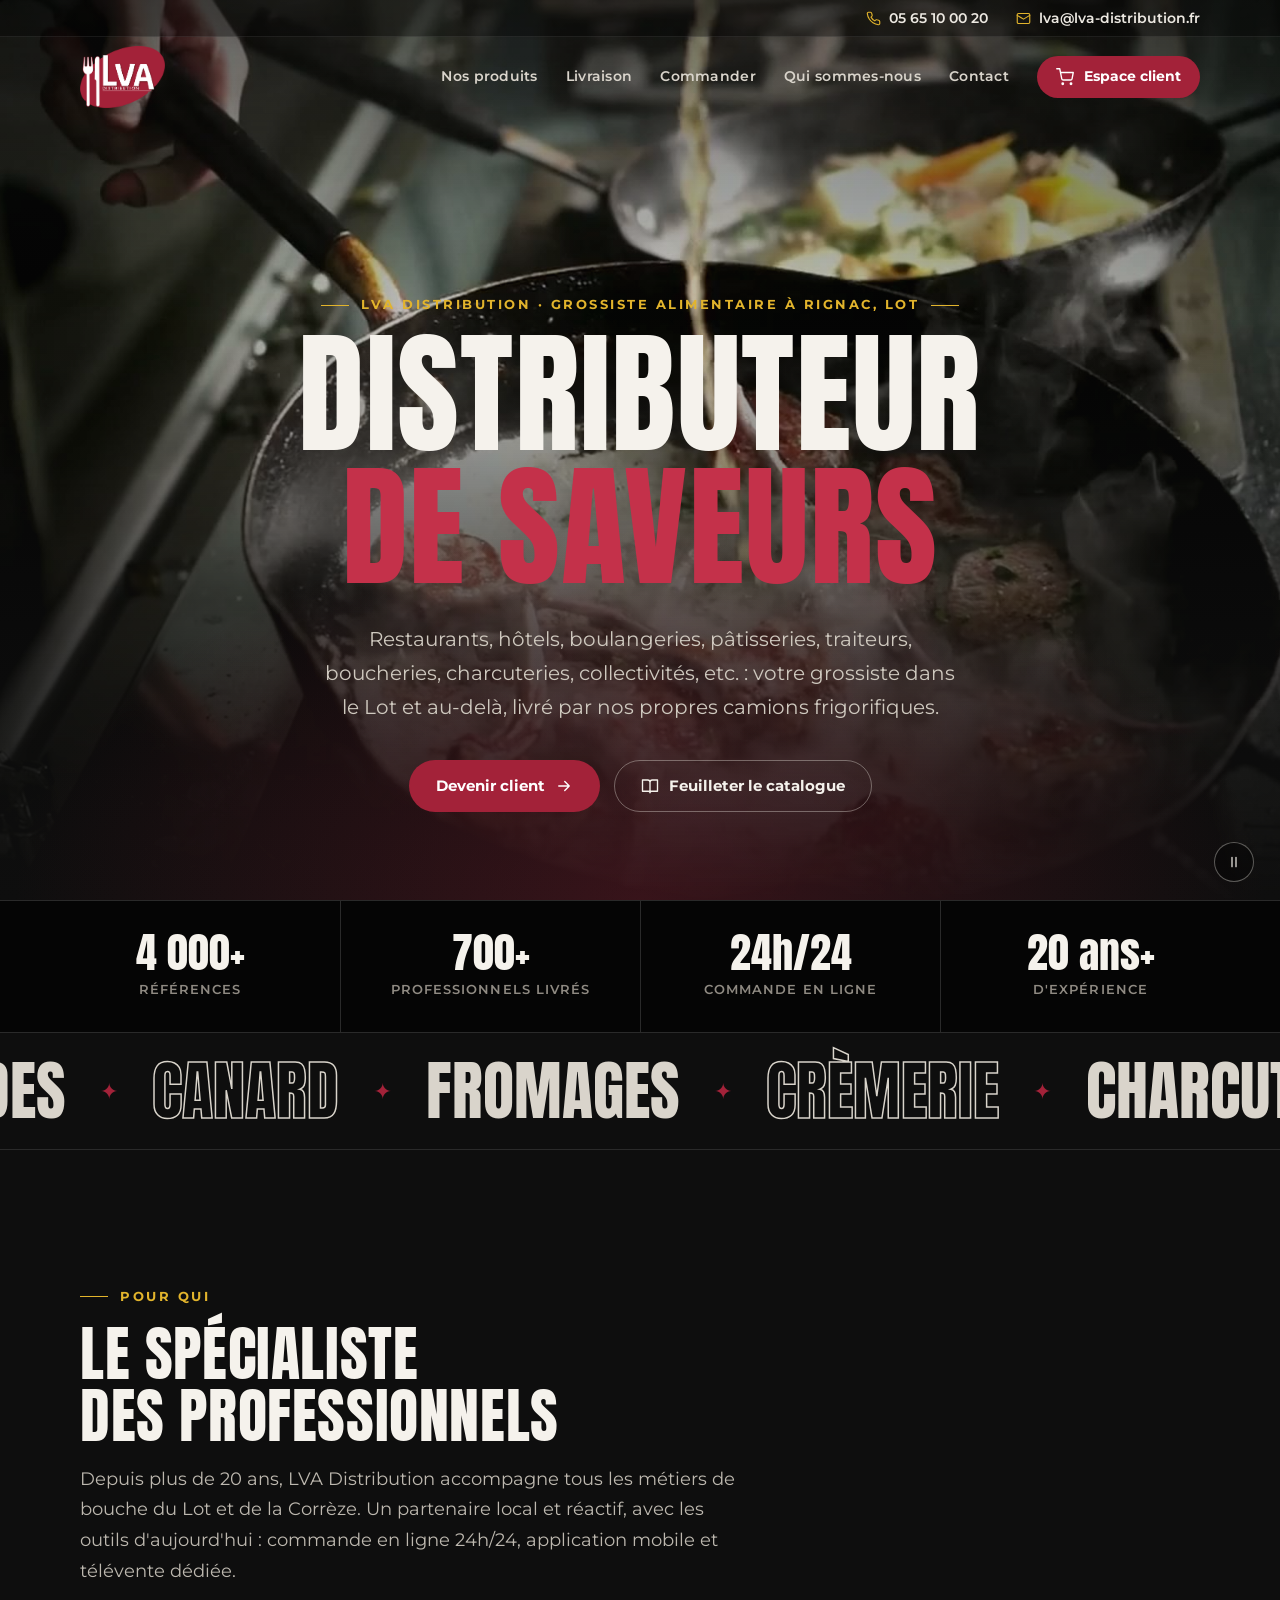
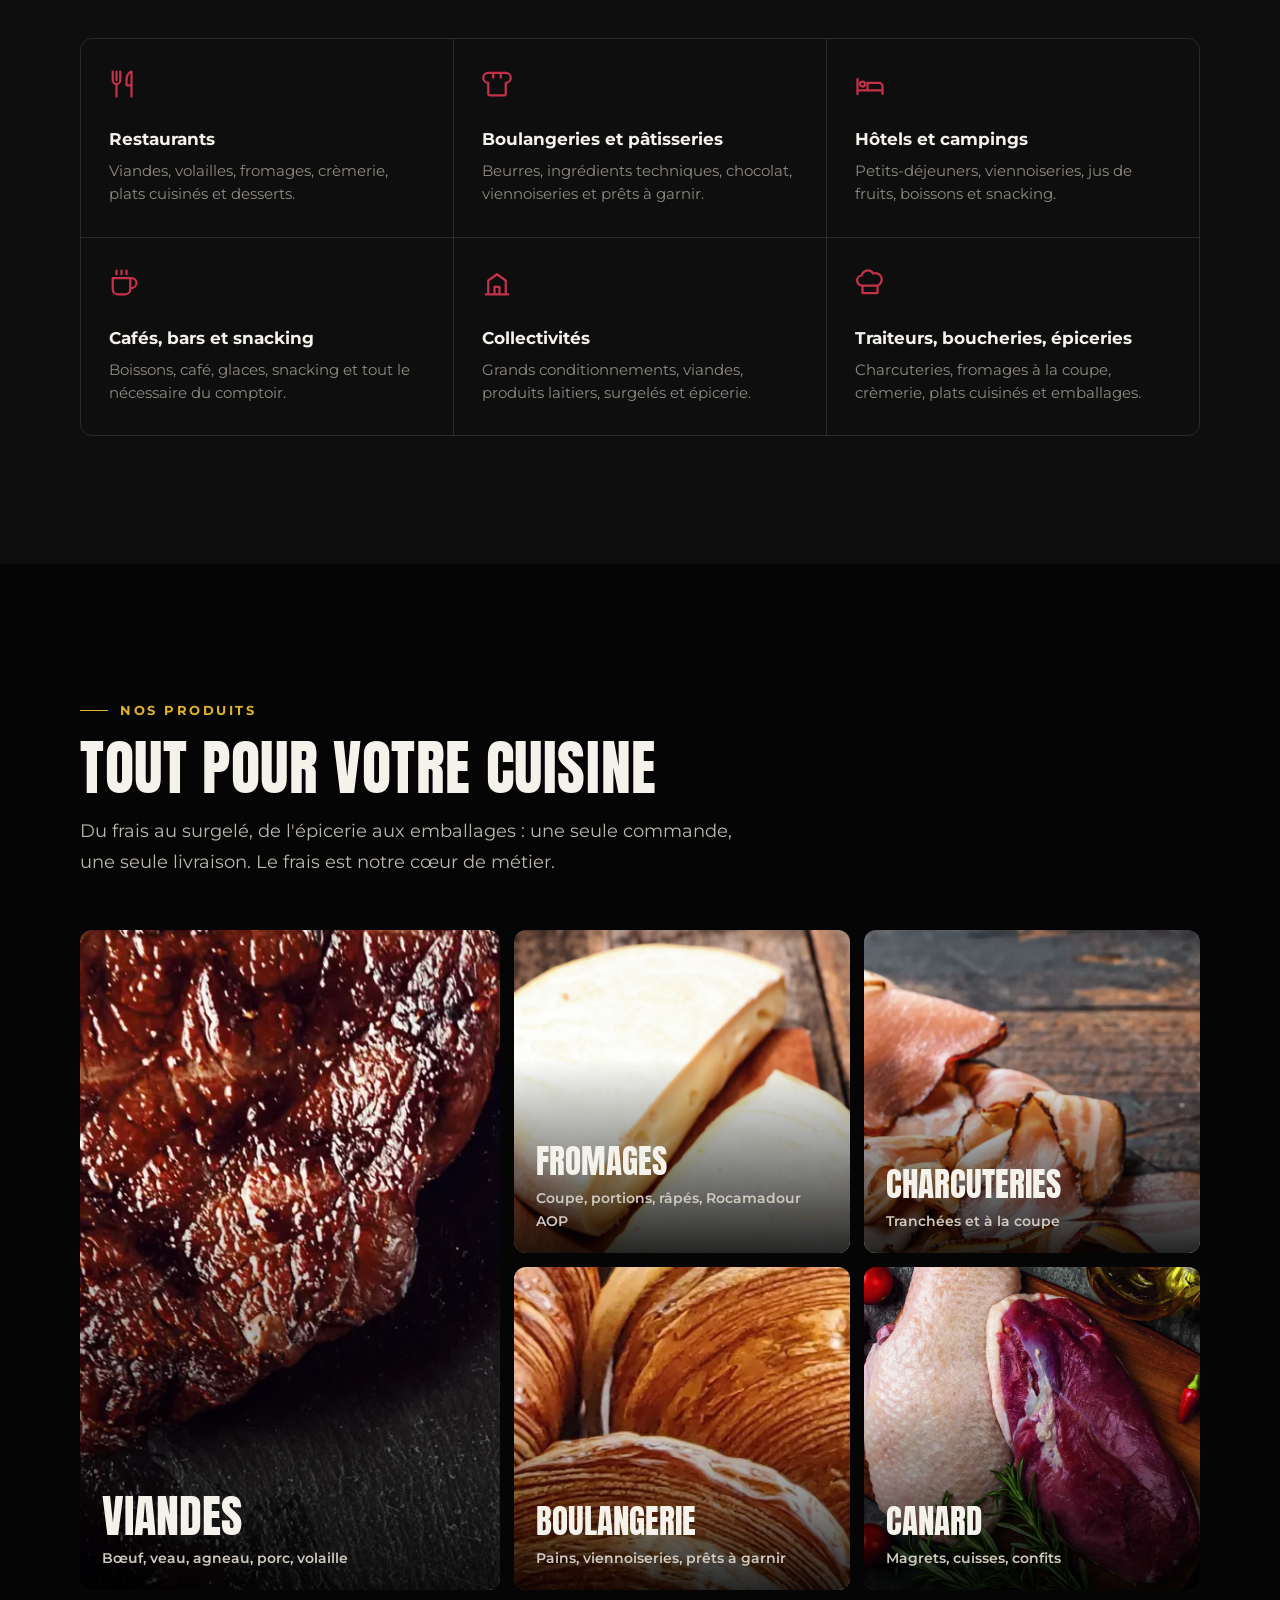
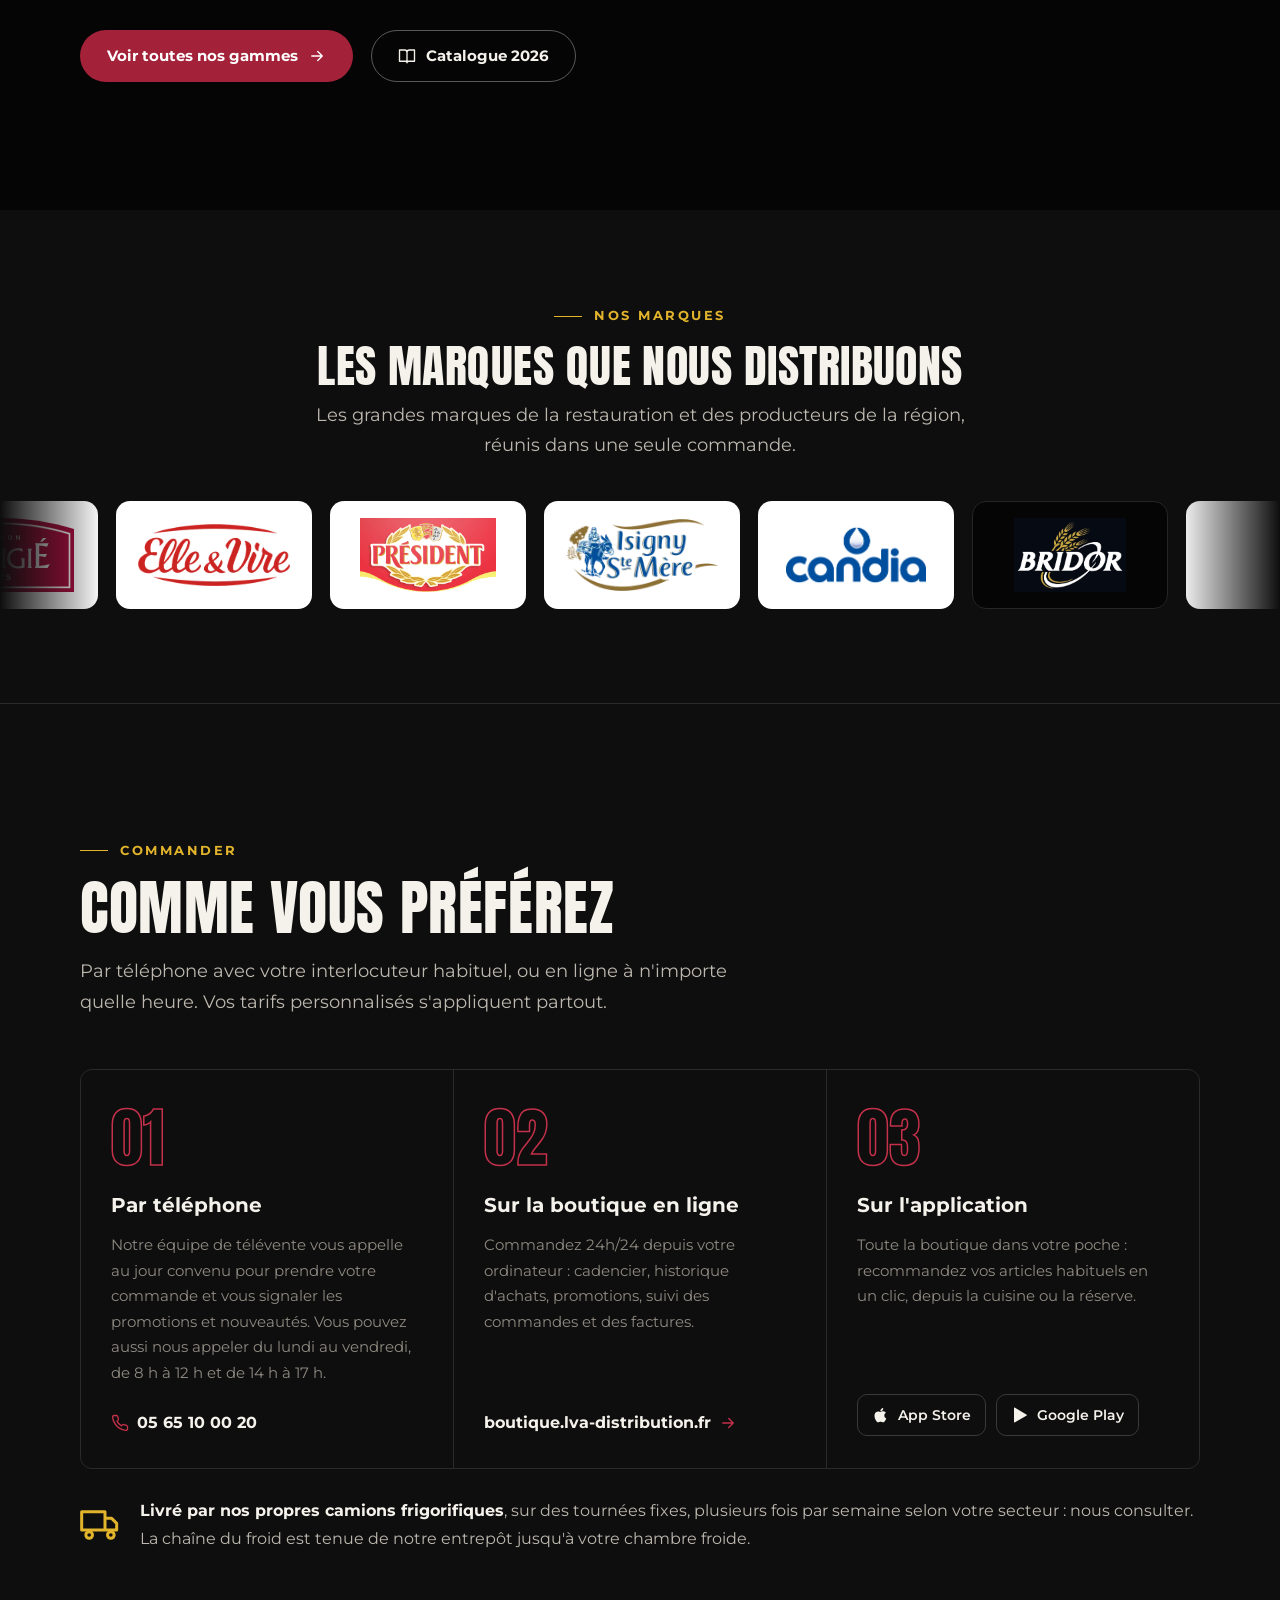
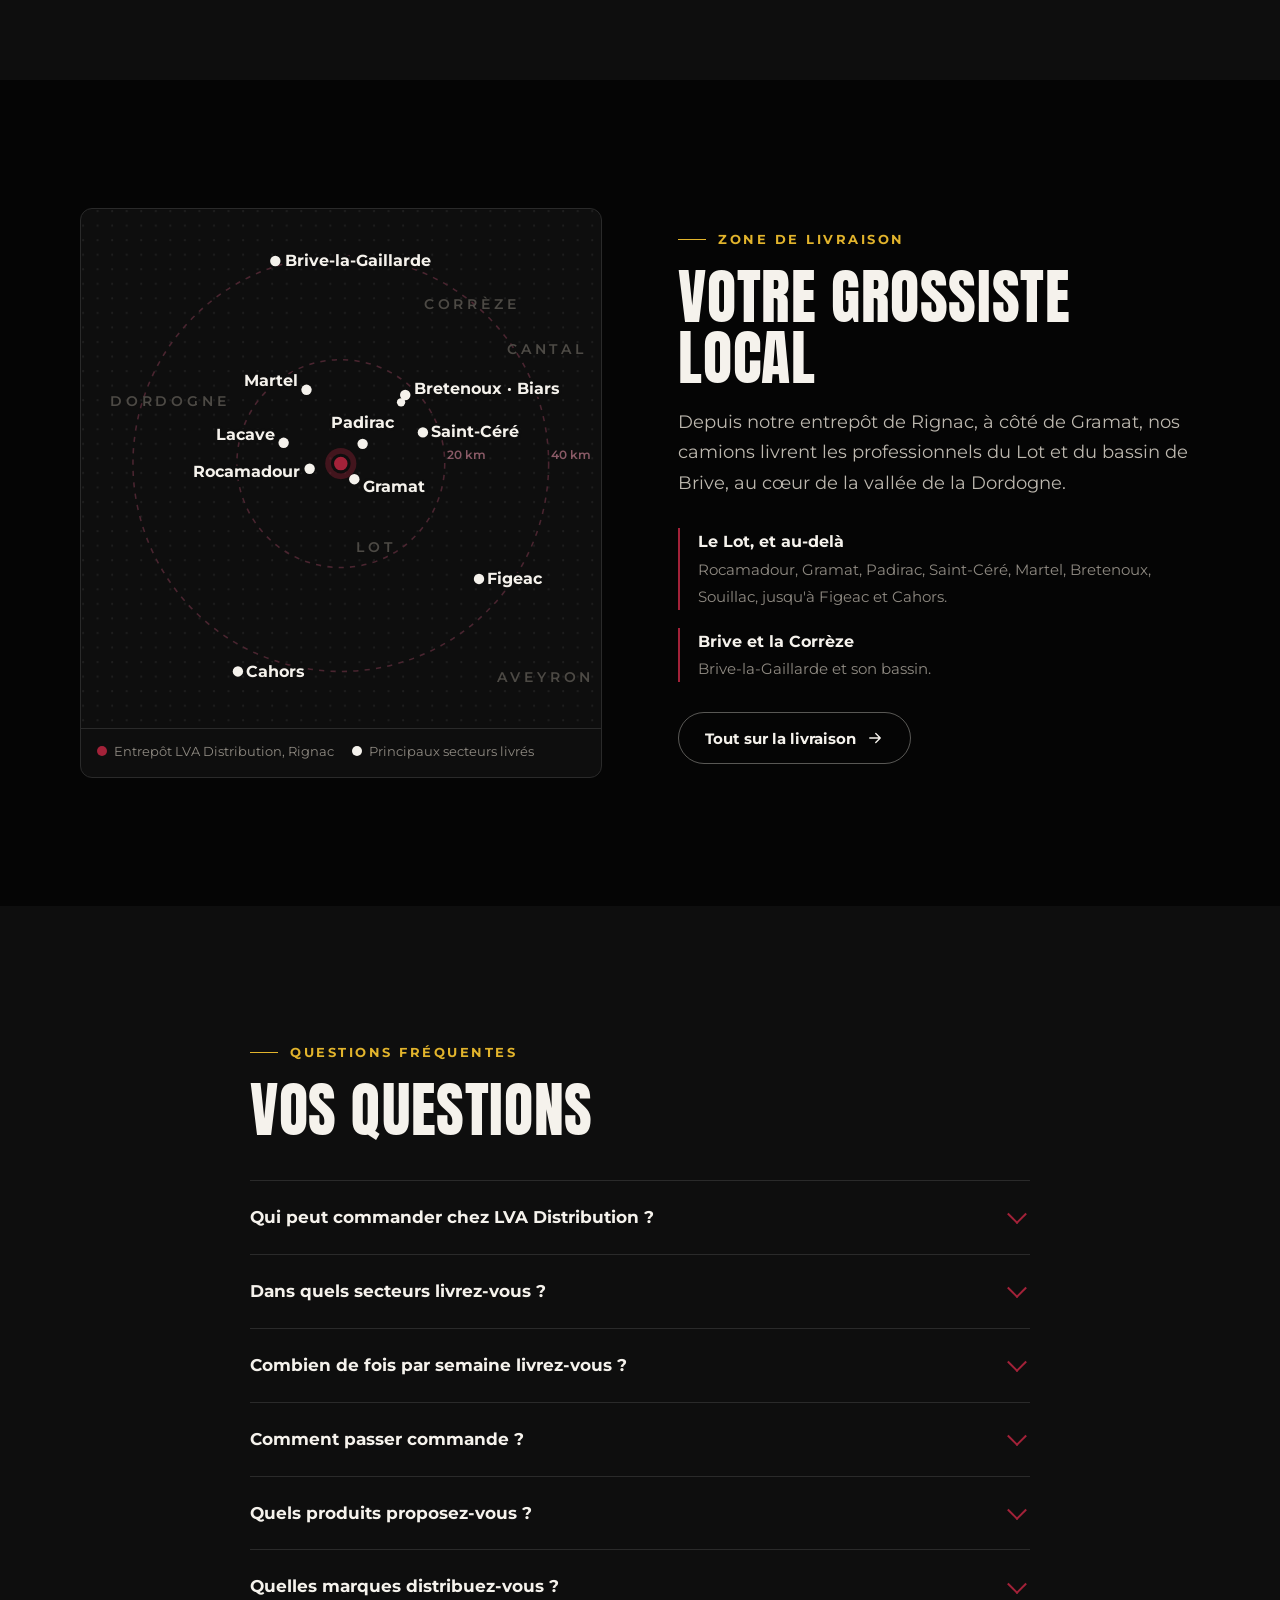
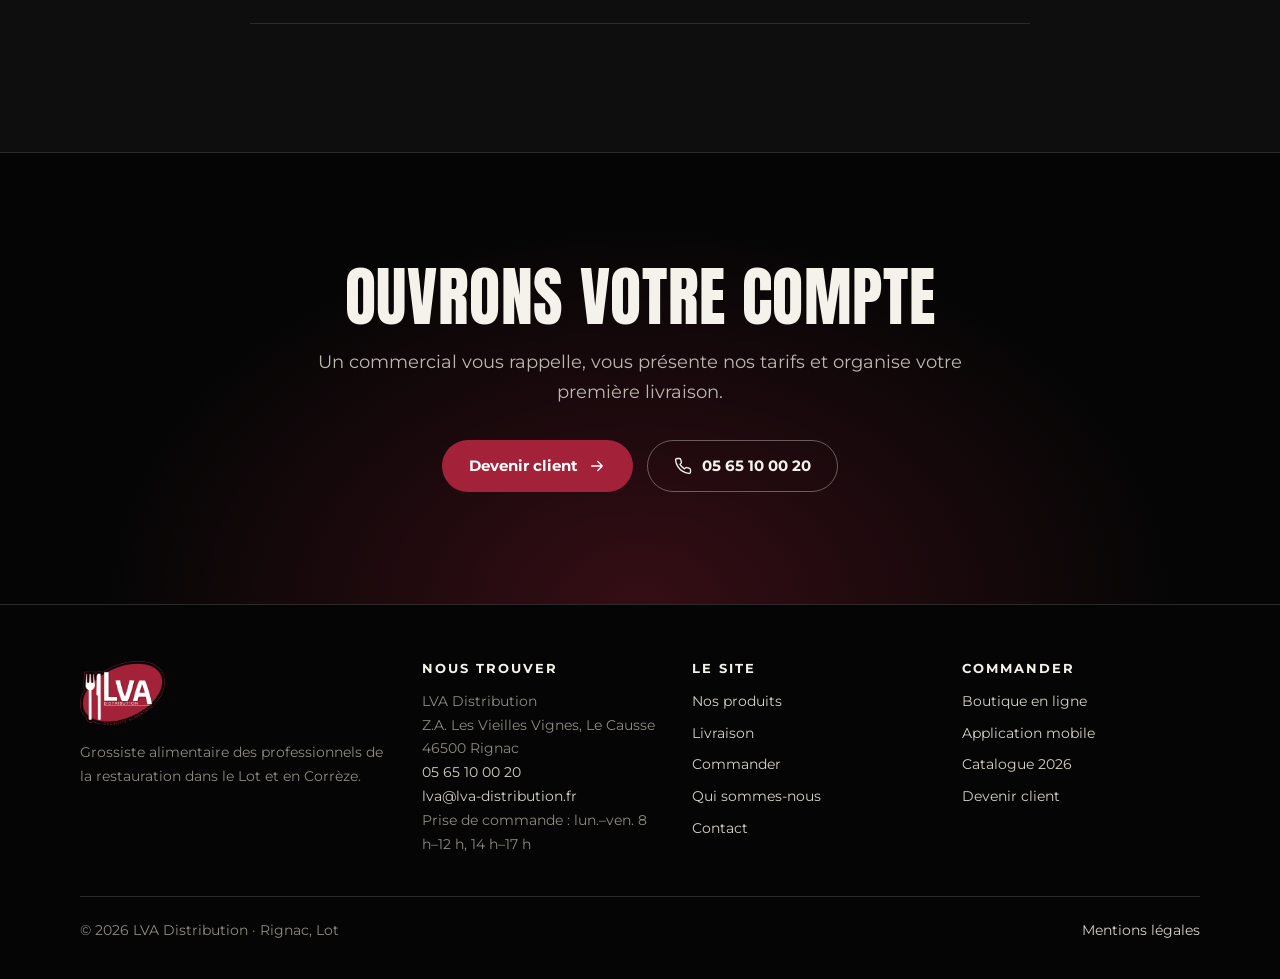
<file: docs/index.html>
<!doctype html>
<html lang="fr">
<head>
<meta charset="utf-8">
<meta name="viewport" content="width=device-width, initial-scale=1">
<title>LVA Distribution · Grossiste alimentaire Lot et Corrèze</title>
<meta name="description" content="Grossiste alimentaire à Rignac (Lot) : plus de 4 000 références en frais, surgelé et épicerie, livrées en camion frigorifique dans le Lot et en Corrèze.">
<link rel="canonical" href="https://www.lva-distribution.fr/">
<meta name="robots" content="index, follow, max-image-preview:large">
<meta name="theme-color" content="#0e0e0e">
<meta name="geo.region" content="FR-46">
<meta name="geo.placename" content="Rignac">
<meta name="geo.position" content="44.808;1.693">
<meta name="ICBM" content="44.808, 1.693">
<meta property="og:type" content="website">
<meta property="og:site_name" content="LVA Distribution">
<meta property="og:locale" content="fr_FR">
<meta property="og:title" content="LVA Distribution · Grossiste alimentaire Lot et Corrèze">
<meta property="og:description" content="Grossiste alimentaire à Rignac (Lot) : plus de 4 000 références en frais, surgelé et épicerie, livrées en camion frigorifique dans le Lot et en Corrèze.">
<meta property="og:url" content="https://www.lva-distribution.fr/">
<meta property="og:image" content="https://www.lva-distribution.fr/assets/img/partage.jpg">
<meta property="og:image:width" content="1200">
<meta property="og:image:height" content="630">
<meta name="twitter:card" content="summary_large_image">
<link rel="icon" href="assets/img/favicon-32.png" sizes="32x32" type="image/png">
<link rel="apple-touch-icon" href="assets/img/apple-touch-icon.png">
<link rel="preload" href="assets/fonts/anton-latin-400-normal.woff2" as="font" type="font/woff2" crossorigin>
<link rel="preload" href="assets/video/hero-cuisine.jpg?v=caba2e98" as="image" fetchpriority="high">
<link rel="stylesheet" href="assets/site.css?v=0bff5039">
<script>document.documentElement.classList.add('js')</script>
<script type="application/ld+json">{"@context":"https://schema.org","@graph":[{"@type":["WholesaleStore","Organization"],"@id":"https://www.lva-distribution.fr/#entreprise","name":"LVA Distribution","slogan":"Distributeur de saveurs","description":"Grossiste alimentaire pour les professionnels de la restauration et des métiers de bouche dans le Lot et en Corrèze : plus de 4 000 références en frais, surgelé et épicerie, livrées en camions frigorifiques.","url":"https://www.lva-distribution.fr/","logo":"https://www.lva-distribution.fr/assets/img/logo-lva.png","image":"https://www.lva-distribution.fr/assets/img/partage.jpg","telephone":"+33565100020","openingHoursSpecification":[{"@type":"OpeningHoursSpecification","dayOfWeek":["Monday","Tuesday","Wednesday","Thursday","Friday"],"opens":"08:00","closes":"12:00"},{"@type":"OpeningHoursSpecification","dayOfWeek":["Monday","Tuesday","Wednesday","Thursday","Friday"],"opens":"14:00","closes":"17:00"}],"address":{"@type":"PostalAddress","streetAddress":"Z.A. Les Vieilles Vignes, Le Causse","postalCode":"46500","addressLocality":"Rignac","addressRegion":"Occitanie","addressCountry":"FR"},"geo":{"@type":"GeoCoordinates","latitude":44.808,"longitude":1.693},"areaServed":[{"@type":"City","name":"Rocamadour"},{"@type":"City","name":"Gramat"},{"@type":"City","name":"Padirac"},{"@type":"City","name":"Alvignac"},{"@type":"City","name":"Lacave"},{"@type":"City","name":"Martel"},{"@type":"City","name":"Saint-Céré"},{"@type":"City","name":"Bretenoux"},{"@type":"City","name":"Biars-sur-Cère"},{"@type":"City","name":"Souillac"},{"@type":"City","name":"Figeac"},{"@type":"City","name":"Cahors"},{"@type":"City","name":"Brive-la-Gaillarde"},{"@type":"AdministrativeArea","name":"Lot"},{"@type":"AdministrativeArea","name":"Corrèze"}],"knowsAbout":["Viandes et volailles","Canard","Crèmerie et laits","Fromages","Charcuteries","Boulangerie et viennoiserie","Ingrédients boulangerie-pâtisserie","Matériel de cuisine et de pâtisserie","Plats cuisinés","Légumes et accompagnements","Desserts et glaces","Boissons","Épicerie, huiles et confitures","Emballages et hygiène"],"sameAs":["https://apps.apple.com/fr/app/lva-distribution/id6754167450","https://play.google.com/store/apps/details?id=fr.lva.ecommerce"],"potentialAction":{"@type":"OrderAction","target":"https://boutique.lva-distribution.fr/"},"email":"lva@lva-distribution.fr","vatID":"FR62801124116","taxID":"801124116"},{"@type":"WebSite","@id":"https://www.lva-distribution.fr/#site","url":"https://www.lva-distribution.fr/","name":"LVA Distribution","inLanguage":"fr-FR","publisher":{"@id":"https://www.lva-distribution.fr/#entreprise"}},{"@type":"WebPage","@id":"https://www.lva-distribution.fr/#page","url":"https://www.lva-distribution.fr/","name":"LVA Distribution · Grossiste alimentaire Lot et Corrèze","description":"Grossiste alimentaire à Rignac (Lot) : plus de 4 000 références en frais, surgelé et épicerie, livrées en camion frigorifique dans le Lot et en Corrèze.","inLanguage":"fr-FR","isPartOf":{"@id":"https://www.lva-distribution.fr/#site"},"about":{"@id":"https://www.lva-distribution.fr/#entreprise"},"dateModified":"2026-11-22"},{"@type":"FAQPage","mainEntity":[{"@type":"Question","name":"Qui peut commander chez LVA Distribution ?","acceptedAnswer":{"@type":"Answer","text":"Nous travaillons d'abord pour les professionnels : restaurants, boulangeries et pâtisseries, hôtels et campings, cafés et bars, collectivités, traiteurs, boucheries, charcuteries et épiceries. Les particuliers peuvent aussi commander : appelez-nous. L'ouverture d'un compte se fait sur simple demande, par téléphone au 05 65 10 00 20 ou par le formulaire de contact."}},{"@type":"Question","name":"Dans quels secteurs livrez-vous ?","acceptedAnswer":{"@type":"Answer","text":"Nous livrons depuis notre entrepôt de Rignac, à côté de Gramat : le Lot et au-delà (Rocamadour, Gramat, Padirac, Saint-Céré, Martel, Bretenoux, Biars-sur-Cère, Souillac, Figeac, Cahors…), ainsi que Brive-la-Gaillarde et la Corrèze."}},{"@type":"Question","name":"Combien de fois par semaine livrez-vous ?","acceptedAnswer":{"@type":"Answer","text":"Nous livrons plusieurs fois par semaine, en tournées fixes. Les jours de passage dépendent de votre secteur : nous consulter."}},{"@type":"Question","name":"Comment passer commande ?","acceptedAnswer":{"@type":"Answer","text":"Trois possibilités : par téléphone avec notre équipe de télévente, sur la boutique en ligne boutique.lva-distribution.fr (24h/24), ou sur l'application LVA Distribution (iPhone et Android). Vos tarifs personnalisés s'appliquent partout."}},{"@type":"Question","name":"Quels produits proposez-vous ?","acceptedAnswer":{"@type":"Answer","text":"Plus de 4 000 références : viandes et volailles, canard, crèmerie, fromages, charcuterie, boulangerie et viennoiserie, surgelés, épicerie, boissons, emballages et produits d'hygiène, ainsi que le matériel de cuisine et de pâtisserie."}},{"@type":"Question","name":"Quelles marques distribuez-vous ?","acceptedAnswer":{"@type":"Answer","text":"Nous travaillons notamment avec Rougié, Elle & Vire, Président, Isigny Sainte-Mère, Candia, Debic, Bridor, Vandemoortele, Callebaut, Andros, Jean Floc'h, Louis François, Le 5 Stagioni, Maison Cros, Mutti, Bindi, Glaces de Lyon, Ovipac, Destrel et Garcia de Pou pour les emballages, ainsi qu'avec Mallard Ferrière pour le matériel et des producteurs de la région comme la Fromagerie Duroux et le Domaine de Mordesson (Rocamadour AOP)."}}]}]}</script>
</head>
<body>
<svg width="0" height="0" style="position:absolute" aria-hidden="true">
  <symbol id="i-tel" viewBox="0 0 24 24"><path d="M22 16.9v3a2 2 0 0 1-2.2 2 19.8 19.8 0 0 1-8.6-3.1 19.5 19.5 0 0 1-6-6A19.8 19.8 0 0 1 2.1 4.2 2 2 0 0 1 4.1 2h3a2 2 0 0 1 2 1.7c.1.9.4 1.8.7 2.7a2 2 0 0 1-.5 2.1L8 9.8a16 16 0 0 0 6 6l1.3-1.3a2 2 0 0 1 2.1-.4c.9.3 1.8.6 2.7.7a2 2 0 0 1 1.7 2z"/></symbol>
  <symbol id="i-mail" viewBox="0 0 24 24"><rect x="2" y="4" width="20" height="16" rx="2"/><path d="m22 7-10 6L2 7"/></symbol>
  <symbol id="i-lieu" viewBox="0 0 24 24"><path d="M20 10c0 6-8 12-8 12s-8-6-8-12a8 8 0 0 1 16 0z"/><circle cx="12" cy="10" r="3"/></symbol>
  <symbol id="i-panier" viewBox="0 0 24 24"><circle cx="9" cy="21" r="1"/><circle cx="20" cy="21" r="1"/><path d="M1 1h4l2.7 13.4a2 2 0 0 0 2 1.6h9.7a2 2 0 0 0 2-1.6L23 6H6"/></symbol>
  <symbol id="i-fleche" viewBox="0 0 24 24"><path d="M5 12h14M13 6l6 6-6 6"/></symbol>
  <symbol id="i-livre" viewBox="0 0 24 24"><path d="M2 4h7a3 3 0 0 1 3 3v14a2 2 0 0 0-2-2H2zM22 4h-7a3 3 0 0 0-3 3v14a2 2 0 0 1 2-2h8z"/></symbol>
  <symbol id="i-camion" viewBox="0 0 24 24"><path d="M1 4h14v11H1zM15 8h4l3 3v4h-7z"/><circle cx="5.5" cy="18" r="2"/><circle cx="18.5" cy="18" r="2"/></symbol>
  <symbol id="i-menu" viewBox="0 0 24 24"><path d="M3 6h18M3 12h18M3 18h18"/></symbol>
  <symbol id="i-croix" viewBox="0 0 24 24"><path d="M18 6 6 18M6 6l12 12"/></symbol>
  <symbol id="i-resto" viewBox="0 0 24 24"><path d="M3 2v7a3 3 0 0 0 3 3v10M9 2v7a3 3 0 0 1-3 3M6 2v7M18 22V2c-2.5 1-4 3.5-4 7v4h4"/></symbol>
  <symbol id="i-hotel" viewBox="0 0 24 24"><path d="M2 20V8M22 20v-6a3 3 0 0 0-3-3H10v6M2 17h20"/><circle cx="6" cy="12" r="2"/></symbol>
  <symbol id="i-cafe" viewBox="0 0 24 24"><path d="M17 8h1a4 4 0 0 1 0 8h-1M3 8h14v9a4 4 0 0 1-4 4H7a4 4 0 0 1-4-4zM6 2v3M10 2v3M14 2v3"/></symbol>
  <symbol id="i-pain" viewBox="0 0 24 24"><path d="M5 11a4 4 0 0 1 0-8h14a4 4 0 0 1 0 8v9a1 1 0 0 1-1 1H6a1 1 0 0 1-1-1z"/><path d="M9 3v4M15 3v4"/></symbol>
  <symbol id="i-ecole" viewBox="0 0 24 24"><path d="M3 21h18M5 21V10l7-5 7 5v11M10 21v-6h4v6"/></symbol>
  <symbol id="i-toque" viewBox="0 0 24 24"><path d="M6 14a4 4 0 0 1-.6-8 5 5 0 0 1 9.2-1.6A4 4 0 1 1 18 14M6 14h12v6H6z"/></symbol>
  <symbol id="i-apple" viewBox="0 0 24 24"><path d="M16.4 12.6c0-2.4 2-3.6 2.1-3.6-1.1-1.7-2.9-1.9-3.5-1.9-1.5-.2-2.9.9-3.7.9-.8 0-1.9-.9-3.2-.8-1.6 0-3.1 1-4 2.4-1.7 3-.4 7.3 1.2 9.7.8 1.2 1.8 2.5 3 2.4 1.2 0 1.7-.8 3.2-.8s1.9.8 3.2.8c1.3 0 2.2-1.2 3-2.4.9-1.4 1.3-2.7 1.3-2.8 0 0-2.6-1-2.6-3.9zM14 5.5c.7-.8 1.1-1.9 1-3-1 0-2.1.7-2.8 1.5-.6.7-1.2 1.8-1 2.9 1 .1 2.1-.6 2.8-1.4z"/></symbol>
  <symbol id="i-play" viewBox="0 0 24 24"><path d="M4 2.6v18.8c0 .4.4.7.8.5L21 12.5c.4-.2.4-.8 0-1L4.8 2.1c-.4-.2-.8.1-.8.5z"/></symbol>
</svg>
<a class="masque" href="#contenu">Aller au contenu</a>
<header class="entete" id="entete">
  <div class="contact-haut"><div class="cadre">
    <a href="tel:+33565100020"><svg class="ic"><use href="#i-tel"/></svg>05 65 10 00 20</a>
    <a href="mailto:lva@lva-distribution.fr"><svg class="ic"><use href="#i-mail"/></svg>lva@lva-distribution.fr</a>
  </div></div>
  <div class="cadre barre">
    <a class="marque" href="./" aria-label="LVA Distribution, accueil"><img src="assets/img/logo-lva-entete.png" alt="LVA Distribution, grossiste alimentaire" width="450" height="329"></a>
    <button class="burger" type="button" aria-expanded="false" aria-controls="nav" aria-label="Ouvrir le menu"><svg class="ic"><use href="#i-menu"/></svg></button>
    <nav class="nav" id="nav" aria-label="Menu principal">
      <a href="produits/">Nos produits</a><a href="livraison/">Livraison</a><a href="commander/">Commander</a><a href="qui-sommes-nous/">Qui sommes-nous</a><a href="contact/">Contact</a>
      <div class="nav-mobile">
        <a class="btn btn-rouge" href="https://boutique.lva-distribution.fr/" rel="noopener">Espace client</a>
        <a class="btn btn-ligne" href="tel:+33565100020">05 65 10 00 20</a>
      </div>
    </nav>
    <a class="btn btn-rouge" href="https://boutique.lva-distribution.fr/" rel="noopener"><svg class="ic"><use href="#i-panier"/></svg>Espace client</a>
  </div>
</header>
<main id="contenu">

<section class="une une-video" id="accueil">
  <button class="pause-anim" type="button" aria-pressed="false" aria-label="Mettre en pause la vidéo et les animations"><svg class="ic" viewBox="0 0 24 24"><path d="M9 5v14M15 5v14"/></svg></button>
  <div class="une-film"><video autoplay muted loop playsinline preload="auto" poster="assets/video/hero-cuisine.jpg?v=caba2e98" aria-hidden="true"><source src="assets/video/hero-cuisine-1080.mp4?v=caba2e98" type="video/mp4" media="(min-width: 900px)"><source src="assets/video/hero-cuisine-720.mp4?v=caba2e98" type="video/mp4"></video></div>
  <div class="cadre une-texte">
    <h1 class="titre"><span class="surtitre h1-lieu">LVA Distribution · grossiste alimentaire à Rignac, Lot</span><span class="ligne"><span style="--d:.35s">Distributeur</span></span><span class="ligne rouge"><span style="--d:.5s">de saveurs</span></span></h1>
    <p class="accroche">Restaurants, hôtels, boulangeries, pâtisseries, traiteurs, boucheries, charcuteries, collectivités, etc. : votre grossiste dans le Lot et au-delà, livré par nos propres camions frigorifiques.</p>
    <div class="actions">
      <a class="btn btn-rouge" href="contact/">Devenir client <svg class="ic"><use href="#i-fleche"/></svg></a>
      <a class="btn btn-ligne" href="https://lva-catalogue.lva-distribution.workers.dev/" rel="noopener"><svg class="ic"><use href="#i-livre"/></svg>Feuilleter le catalogue</a>
    </div>
  </div>
</section>
<section class="atouts" aria-label="LVA Distribution en bref">
  <ul class="cadre">
    <li><strong data-compte="4000" data-suffixe="+">4&nbsp;000+</strong><span>références</span></li>
    <li><strong data-compte="700" data-suffixe="+">700+</strong><span>professionnels livrés</span></li>
    <li><strong>24h/24</strong><span>commande en ligne</span></li>
    <li><strong data-compte="20" data-suffixe=" ans+">20 ans+</strong><span>d'expérience</span></li>
  </ul>
</section>
<div class="defile" aria-hidden="true"><div class="defile-piste"><span>Viandes</span><i>✦</i><span class="creux">Canard</span><i>✦</i><span>Fromages</span><i>✦</i><span class="creux">Crèmerie</span><i>✦</i><span>Charcuteries</span><i>✦</i><span class="creux">Boulangerie</span><i>✦</i><span>Surgelés</span><i>✦</i><span class="creux">Épicerie</span><i>✦</i><span>Boissons</span><i>✦</i><span class="creux">Desserts</span><i>✦</i><span>Matériel</span><i>✦</i><span class="creux">Emballages</span><i>✦</i><span>Viandes</span><i>✦</i><span class="creux">Canard</span><i>✦</i><span>Fromages</span><i>✦</i><span class="creux">Crèmerie</span><i>✦</i><span>Charcuteries</span><i>✦</i><span class="creux">Boulangerie</span><i>✦</i><span>Surgelés</span><i>✦</i><span class="creux">Épicerie</span><i>✦</i><span>Boissons</span><i>✦</i><span class="creux">Desserts</span><i>✦</i><span>Matériel</span><i>✦</i><span class="creux">Emballages</span><i>✦</i></div></div>
<section class="section" id="clients">
  <div class="cadre">
    <span class="surtitre">Pour qui</span>
    <h2 class="titre">Le spécialiste<br>des professionnels</h2>
    <p class="chapo">Depuis plus de 20 ans, LVA Distribution accompagne tous les métiers de bouche du Lot et de la Corrèze. Un partenaire local et réactif, avec les outils d'aujourd'hui : commande en ligne 24h/24, application mobile et télévente dédiée.</p>
    <div class="publics"><div class="public"><svg class="ic"><use href="#i-resto"/></svg><h3>Restaurants</h3><p>Viandes, volailles, fromages, crèmerie, plats cuisinés et desserts.</p></div><div class="public"><svg class="ic"><use href="#i-pain"/></svg><h3>Boulangeries et pâtisseries</h3><p>Beurres, ingrédients techniques, chocolat, viennoiseries et prêts à garnir.</p></div><div class="public"><svg class="ic"><use href="#i-hotel"/></svg><h3>Hôtels et campings</h3><p>Petits-déjeuners, viennoiseries, jus de fruits, boissons et snacking.</p></div><div class="public"><svg class="ic"><use href="#i-cafe"/></svg><h3>Cafés, bars et snacking</h3><p>Boissons, café, glaces, snacking et tout le nécessaire du comptoir.</p></div><div class="public"><svg class="ic"><use href="#i-ecole"/></svg><h3>Collectivités</h3><p>Grands conditionnements, viandes, produits laitiers, surgelés et épicerie.</p></div><div class="public"><svg class="ic"><use href="#i-toque"/></svg><h3>Traiteurs, boucheries, épiceries</h3><p>Charcuteries, fromages à la coupe, crèmerie, plats cuisinés et emballages.</p></div></div>
  </div>
</section>
<section class="section section-fonce" id="produits">
  <div class="cadre">
    <span class="surtitre">Nos produits</span>
    <h2 class="titre">Tout pour votre cuisine</h2>
    <p class="chapo">Du frais au surgelé, de l'épicerie aux emballages : une seule commande, une seule livraison. Le frais est notre cœur de métier.</p>
    <div class="mosaique">
      <figure class="tuile"><img src="assets/img/viandes.webp" alt="Pièces de bœuf grillées sur une ardoise" loading="lazy" width="700" height="700"><figcaption><b>Viandes</b><span>Bœuf, veau, agneau, porc, volaille</span></figcaption></figure>
      <figure class="tuile"><img src="assets/img/univers/fromages-tomme.webp" alt="Tomme coupée sur une planche en bois" loading="lazy" width="1200" height="800"><figcaption><b>Fromages</b><span>Coupe, portions, râpés, Rocamadour AOP</span></figcaption></figure>
      <figure class="tuile"><img src="assets/img/charcuteries.webp" alt="Tranches de jambon et de lard sur une planche" loading="lazy" width="700" height="700"><figcaption><b>Charcuteries</b><span>Tranchées et à la coupe</span></figcaption></figure>
      <figure class="tuile"><img src="assets/img/boulangerie.webp" alt="Croissants dorés sur une plaque" loading="lazy" width="540" height="465"><figcaption><b>Boulangerie</b><span>Pains, viennoiseries, prêts à garnir</span></figcaption></figure>
      <figure class="tuile"><img src="assets/img/univers/canard-magret.webp" alt="Magrets de canard crus sur une planche en bois" loading="lazy" width="1200" height="800"><figcaption><b>Canard</b><span>Magrets, cuisses, confits</span></figcaption></figure>
    </div>
    <div class="pied-section">
      <a class="btn btn-rouge" href="produits/">Voir toutes nos gammes <svg class="ic"><use href="#i-fleche"/></svg></a>
      <a class="btn btn-ligne" href="https://lva-catalogue.lva-distribution.workers.dev/" rel="noopener"><svg class="ic"><use href="#i-livre"/></svg>Catalogue 2026</a>
    </div>
  </div>
</section>
<section class="marques" aria-labelledby="titre-marques">
  <div class="cadre tete"><span class="surtitre">Nos marques</span><h2 class="titre" id="titre-marques">Les marques que nous distribuons</h2>
  <p class="chapo">Les grandes marques de la restauration et des producteurs de la région, réunis dans une seule commande.</p></div>
  <div class="marques-fenetre"><div class="marques-piste"><div class="logo-marque"><img src="assets/img/marques/rougie.svg" alt="Rougié" loading="lazy" width="192" height="96"></div><div class="logo-marque"><img src="assets/img/marques/elle-et-vire.webp" alt="Elle &amp; Vire" loading="lazy" width="395" height="160"></div><div class="logo-marque"><img src="assets/img/marques/president.png" alt="Président" loading="lazy" width="210" height="115"></div><div class="logo-marque"><img src="assets/img/marques/isigny-sainte-mere.webp" alt="Isigny Sainte-Mère" loading="lazy" width="336" height="160"></div><div class="logo-marque"><img src="assets/img/marques/candia.png" alt="Candia" loading="lazy" width="285" height="150"></div><div class="logo-marque sombre"><img src="assets/img/marques/bridor.jpg" alt="Bridor" loading="lazy" width="1337" height="882"></div><div class="logo-marque"><img src="assets/img/marques/vandemoortele.png" alt="Vandemoortele" loading="lazy" width="600" height="137"></div><div class="logo-marque"><img src="assets/img/marques/debic.svg" alt="Debic" loading="lazy" width="474" height="263"></div><div class="logo-marque"><img src="assets/img/marques/callebaut.svg" alt="Callebaut" loading="lazy" width="110" height="56"></div><div class="logo-marque"><img src="assets/img/marques/andros.png" alt="Andros" loading="lazy" width="120" height="120"></div><div class="logo-marque"><img src="assets/img/marques/jean-floch.webp" alt="Jean Floc&#x27;h" loading="lazy" width="225" height="160"></div><div class="logo-marque"><img src="assets/img/marques/louis-francois.svg" alt="Louis François" loading="lazy" width="709" height="316"></div><div class="logo-marque large"><img src="assets/img/marques/mallard-ferriere.png" alt="Mallard Ferrière" loading="lazy" width="700" height="63"></div><div class="logo-marque"><img src="assets/img/marques/maison-cros.png" alt="Maison Cros" loading="lazy" width="198" height="87"></div><div class="logo-marque large"><img src="assets/img/marques/garcia-de-pou.svg" alt="Garcia de Pou" loading="lazy" width="275" height="38"></div><div class="logo-marque"><img src="assets/img/marques/glaces-de-lyon.webp" alt="Glaces de Lyon" loading="lazy" width="600" height="415"></div><div class="logo-marque"><img src="assets/img/marques/mutti.webp" alt="Mutti" loading="lazy" width="500" height="319"></div><div class="logo-marque"><img src="assets/img/marques/duroux.webp" alt="Fromagerie Duroux" loading="lazy" width="600" height="134"></div><div class="logo-marque"><img src="assets/img/marques/mordesson.jpg" alt="Domaine de Mordesson" loading="lazy" width="600" height="293"></div><div class="logo-marque"><img src="assets/img/marques/bindi.png" alt="Bindi" loading="lazy" width="600" height="255"></div><div class="logo-marque"><img src="assets/img/marques/le-5-stagioni.svg" alt="Le 5 Stagioni" loading="lazy" width="203" height="117"></div><div class="logo-marque"><span class="mot">Destrel</span></div><div class="logo-marque"><span class="mot">Ovipac</span></div><div class="logo-marque" aria-hidden="true"><img src="assets/img/marques/rougie.svg" alt="" loading="lazy" width="192" height="96"></div><div class="logo-marque" aria-hidden="true"><img src="assets/img/marques/elle-et-vire.webp" alt="" loading="lazy" width="395" height="160"></div><div class="logo-marque" aria-hidden="true"><img src="assets/img/marques/president.png" alt="" loading="lazy" width="210" height="115"></div><div class="logo-marque" aria-hidden="true"><img src="assets/img/marques/isigny-sainte-mere.webp" alt="" loading="lazy" width="336" height="160"></div><div class="logo-marque" aria-hidden="true"><img src="assets/img/marques/candia.png" alt="" loading="lazy" width="285" height="150"></div><div class="logo-marque sombre" aria-hidden="true"><img src="assets/img/marques/bridor.jpg" alt="" loading="lazy" width="1337" height="882"></div><div class="logo-marque" aria-hidden="true"><img src="assets/img/marques/vandemoortele.png" alt="" loading="lazy" width="600" height="137"></div><div class="logo-marque" aria-hidden="true"><img src="assets/img/marques/debic.svg" alt="" loading="lazy" width="474" height="263"></div><div class="logo-marque" aria-hidden="true"><img src="assets/img/marques/callebaut.svg" alt="" loading="lazy" width="110" height="56"></div><div class="logo-marque" aria-hidden="true"><img src="assets/img/marques/andros.png" alt="" loading="lazy" width="120" height="120"></div><div class="logo-marque" aria-hidden="true"><img src="assets/img/marques/jean-floch.webp" alt="" loading="lazy" width="225" height="160"></div><div class="logo-marque" aria-hidden="true"><img src="assets/img/marques/louis-francois.svg" alt="" loading="lazy" width="709" height="316"></div><div class="logo-marque large" aria-hidden="true"><img src="assets/img/marques/mallard-ferriere.png" alt="" loading="lazy" width="700" height="63"></div><div class="logo-marque" aria-hidden="true"><img src="assets/img/marques/maison-cros.png" alt="" loading="lazy" width="198" height="87"></div><div class="logo-marque large" aria-hidden="true"><img src="assets/img/marques/garcia-de-pou.svg" alt="" loading="lazy" width="275" height="38"></div><div class="logo-marque" aria-hidden="true"><img src="assets/img/marques/glaces-de-lyon.webp" alt="" loading="lazy" width="600" height="415"></div><div class="logo-marque" aria-hidden="true"><img src="assets/img/marques/mutti.webp" alt="" loading="lazy" width="500" height="319"></div><div class="logo-marque" aria-hidden="true"><img src="assets/img/marques/duroux.webp" alt="" loading="lazy" width="600" height="134"></div><div class="logo-marque" aria-hidden="true"><img src="assets/img/marques/mordesson.jpg" alt="" loading="lazy" width="600" height="293"></div><div class="logo-marque" aria-hidden="true"><img src="assets/img/marques/bindi.png" alt="" loading="lazy" width="600" height="255"></div><div class="logo-marque" aria-hidden="true"><img src="assets/img/marques/le-5-stagioni.svg" alt="" loading="lazy" width="203" height="117"></div><div class="logo-marque" aria-hidden="true"><span class="mot">Destrel</span></div><div class="logo-marque" aria-hidden="true"><span class="mot">Ovipac</span></div></div></div>
</section>
<section class="section" id="commander">
  <div class="cadre">
    <span class="surtitre">Commander</span>
    <h2 class="titre">Comme vous préférez</h2>
    <p class="chapo">Par téléphone avec votre interlocuteur habituel, ou en ligne à n'importe quelle heure. Vos tarifs personnalisés s'appliquent partout.</p>
    <div class="canaux">
  <article class="canal"><span class="num">01</span><h3>Par téléphone</h3><p>Notre équipe de télévente vous appelle au jour convenu pour prendre votre commande et vous signaler les promotions et nouveautés. Vous pouvez aussi nous appeler du lundi au vendredi, de 8 h à 12 h et de 14 h à 17 h.</p><a class="lien" href="tel:+33565100020"><svg class="ic"><use href="#i-tel"/></svg>05 65 10 00 20</a></article>
  <article class="canal"><span class="num">02</span><h3>Sur la boutique en ligne</h3><p>Commandez 24h/24 depuis votre ordinateur : cadencier, historique d'achats, promotions, suivi des commandes et des factures.</p><a class="lien" href="https://boutique.lva-distribution.fr/" rel="noopener">boutique.lva-distribution.fr <svg class="ic"><use href="#i-fleche"/></svg></a></article>
  <article class="canal"><span class="num">03</span><h3>Sur l'application</h3><p>Toute la boutique dans votre poche : recommandez vos articles habituels en un clic, depuis la cuisine ou la réserve.</p><div class="stores"><a href="https://apps.apple.com/fr/app/lva-distribution/id6754167450" rel="noopener"><svg><use href="#i-apple"/></svg>App Store</a><a href="https://play.google.com/store/apps/details?id=fr.lva.ecommerce" rel="noopener"><svg><use href="#i-play"/></svg>Google Play</a></div></article>
</div>
    <p class="livraison"><svg class="ic"><use href="#i-camion"/></svg><span><b>Livré par nos propres camions frigorifiques</b>, sur des tournées fixes, plusieurs fois par semaine selon votre secteur : nous consulter. La chaîne du froid est tenue de notre entrepôt jusqu'à votre chambre froide.</span></p>
  </div>
</section>
<section class="section section-fonce" id="zone">
  <div class="cadre zone-grille">
    <figure class="carte">
  <svg viewBox="0 0 500 500" role="img" aria-labelledby="carte-titre">
    <title id="carte-titre">Carte des principaux secteurs livrés autour de l'entrepôt LVA Distribution de Rignac : Rocamadour, Gramat, Padirac, Lacave, Martel, Saint-Céré, Bretenoux, Biars-sur-Cère, Figeac, Cahors, Brive-la-Gaillarde</title>
    <defs><pattern id="points" width="14" height="14" patternUnits="userSpaceOnUse"><circle cx="2" cy="2" r="1" fill="#1f1f1f"/></pattern></defs>
    <rect width="500" height="500" fill="url(#points)"/>
    <circle cx="250" cy="245" r="200" class="anneau"/><circle cx="250" cy="245" r="100" class="anneau"/>
    <text class="km" x="352" y="241">20 km</text><text class="km" x="452" y="241">40 km</text>
    <text class="dep" x="330" y="96">CORRÈZE</text><text class="dep" x="28" y="190">DORDOGNE</text><text class="dep" x="410" y="140">CANTAL</text><text class="dep" x="265" y="330">LOT</text><text class="dep" x="400" y="455">AVEYRON</text>
    <g class="ville"><circle cx="187" cy="50" r="5"/><text x="196" y="55" text-anchor="start">Brive-la-Gaillarde</text><circle cx="217" cy="174" r="5"/><text x="209" y="170" text-anchor="end">Martel</text><circle cx="312" cy="179" r="5"/><text x="320" y="178" text-anchor="start">Bretenoux · Biars</text><circle cx="329" cy="215" r="5"/><text x="337" y="219" text-anchor="start">Saint-Céré</text><circle cx="271" cy="226" r="5"/><text x="271" y="211" text-anchor="middle">Padirac</text><circle cx="195" cy="225" r="5"/><text x="187" y="222" text-anchor="end">Lacave</text><circle cx="220" cy="250" r="5"/><text x="211" y="258" text-anchor="end">Rocamadour</text><circle cx="263" cy="260" r="5"/><text x="271" y="272" text-anchor="start">Gramat</text><circle cx="383" cy="356" r="5"/><text x="391" y="361" text-anchor="start">Figeac</text><circle cx="151" cy="445" r="5"/><text x="159" y="450" text-anchor="start">Cahors</text><circle cx="308" cy="186" r="4"/></g>
    <circle cx="250" cy="245" r="15" class="halo"/><circle cx="250" cy="245" r="8" class="entrepot"/>
  </svg>
  <figcaption class="legende"><span><i style="background:var(--rouge)"></i>Entrepôt LVA Distribution, Rignac</span><span><i style="background:var(--blanc)"></i>Principaux secteurs livrés</span></figcaption>
</figure>
    <div>
      <span class="surtitre">Zone de livraison</span>
      <h2 class="titre">Votre grossiste local</h2>
      <p class="chapo">Depuis notre entrepôt de Rignac, à côté de Gramat, nos camions livrent les professionnels du Lot et du bassin de Brive, au cœur de la vallée de la Dordogne.</p>
      <ul class="zones-liste">
        <li><b>Le Lot, et au-delà</b><span>Rocamadour, Gramat, Padirac, Saint-Céré, Martel, Bretenoux, Souillac, jusqu'à Figeac et Cahors.</span></li>
        <li><b>Brive et la Corrèze</b><span>Brive-la-Gaillarde et son bassin.</span></li>
      </ul>
      <p style="margin-top:30px"><a class="btn btn-ligne" href="livraison/">Tout sur la livraison <svg class="ic"><use href="#i-fleche"/></svg></a></p>
    </div>
  </div>
</section>
<section class="section" id="questions">
  <div class="cadre etroit">
    <span class="surtitre">Questions fréquentes</span>
    <h2 class="titre">Vos questions</h2>
    <div class="faq"><details><summary>Qui peut commander chez LVA Distribution ?</summary><div class="reponse"><p>Nous travaillons d&#x27;abord pour les professionnels : restaurants, boulangeries et pâtisseries, hôtels et campings, cafés et bars, collectivités, traiteurs, boucheries, charcuteries et épiceries. Les particuliers peuvent aussi commander : appelez-nous. L&#x27;ouverture d&#x27;un compte se fait sur simple demande, par téléphone au 05 65 10 00 20 ou par le formulaire de contact.</p></div></details><details><summary>Dans quels secteurs livrez-vous ?</summary><div class="reponse"><p>Nous livrons depuis notre entrepôt de Rignac, à côté de Gramat : le Lot et au-delà (Rocamadour, Gramat, Padirac, Saint-Céré, Martel, Bretenoux, Biars-sur-Cère, Souillac, Figeac, Cahors…), ainsi que Brive-la-Gaillarde et la Corrèze.</p></div></details><details><summary>Combien de fois par semaine livrez-vous ?</summary><div class="reponse"><p>Nous livrons plusieurs fois par semaine, en tournées fixes. Les jours de passage dépendent de votre secteur : nous consulter.</p></div></details><details><summary>Comment passer commande ?</summary><div class="reponse"><p>Trois possibilités : par téléphone avec notre équipe de télévente, sur la boutique en ligne boutique.lva-distribution.fr (24h/24), ou sur l&#x27;application LVA Distribution (iPhone et Android). Vos tarifs personnalisés s&#x27;appliquent partout.</p></div></details><details><summary>Quels produits proposez-vous ?</summary><div class="reponse"><p>Plus de 4 000 références : viandes et volailles, canard, crèmerie, fromages, charcuterie, boulangerie et viennoiserie, surgelés, épicerie, boissons, emballages et produits d&#x27;hygiène, ainsi que le matériel de cuisine et de pâtisserie.</p></div></details><details><summary>Quelles marques distribuez-vous ?</summary><div class="reponse"><p>Nous travaillons notamment avec Rougié, Elle &amp; Vire, Président, Isigny Sainte-Mère, Candia, Debic, Bridor, Vandemoortele, Callebaut, Andros, Jean Floc&#x27;h, Louis François, Le 5 Stagioni, Maison Cros, Mutti, Bindi, Glaces de Lyon, Ovipac, Destrel et Garcia de Pou pour les emballages, ainsi qu&#x27;avec Mallard Ferrière pour le matériel et des producteurs de la région comme la Fromagerie Duroux et le Domaine de Mordesson (Rocamadour AOP).</p></div></details></div>
  </div>
</section>
<section class="appel"><div class="cadre"><h2 class="titre">Ouvrons votre compte</h2><p class="chapo">Un commercial vous rappelle, vous présente nos tarifs et organise votre première livraison.</p>
<div class="actions"><a class="btn btn-rouge" href="contact/">Devenir client <svg class="ic"><use href="#i-fleche"/></svg></a><a class="btn btn-ligne" href="tel:+33565100020"><svg class="ic"><use href="#i-tel"/></svg>05 65 10 00 20</a></div></div></section>

</main>
<footer class="pied">
  <div class="cadre">
    <div class="pied-grille">
      <div>
        <a href="./"><img src="assets/img/logo-lva.png" alt="LVA Distribution" width="480" height="363" loading="lazy"></a>
        <p>Grossiste alimentaire des professionnels de la restauration dans le Lot et en Corrèze.</p>
      </div>
      <div>
        <h2>Nous trouver</h2>
        <address>LVA Distribution<br>Z.A. Les Vieilles Vignes, Le Causse<br>46500 Rignac<br><a href="tel:+33565100020">05 65 10 00 20</a><br><a href="mailto:lva@lva-distribution.fr">lva@lva-distribution.fr</a><br>Prise de commande : lun.–ven. 8 h–12 h, 14 h–17 h</address>
      </div>
      <div>
        <h2>Le site</h2>
        <ul><li><a href="produits/">Nos produits</a></li><li><a href="livraison/">Livraison</a></li><li><a href="commander/">Commander</a></li><li><a href="qui-sommes-nous/">Qui sommes-nous</a></li><li><a href="contact/">Contact</a></li></ul>
      </div>
      <div>
        <h2>Commander</h2>
        <ul><li><a href="https://boutique.lva-distribution.fr/" rel="noopener">Boutique en ligne</a></li><li><a href="https://onelink.to/w3tu83" rel="noopener">Application mobile</a></li><li><a href="https://lva-catalogue.lva-distribution.workers.dev/" rel="noopener">Catalogue 2026</a></li><li><a href="contact/">Devenir client</a></li></ul>
      </div>
    </div>
    <div class="bas">
      <span>© <span id="annee">2026</span> LVA Distribution · Rignac, Lot</span>
      <a href="mentions-legales/">Mentions légales</a>
    </div>
  </div>
</footer>
<script src="assets/site.js?v=0bff5039" defer></script>
</body>
</html>
</file>
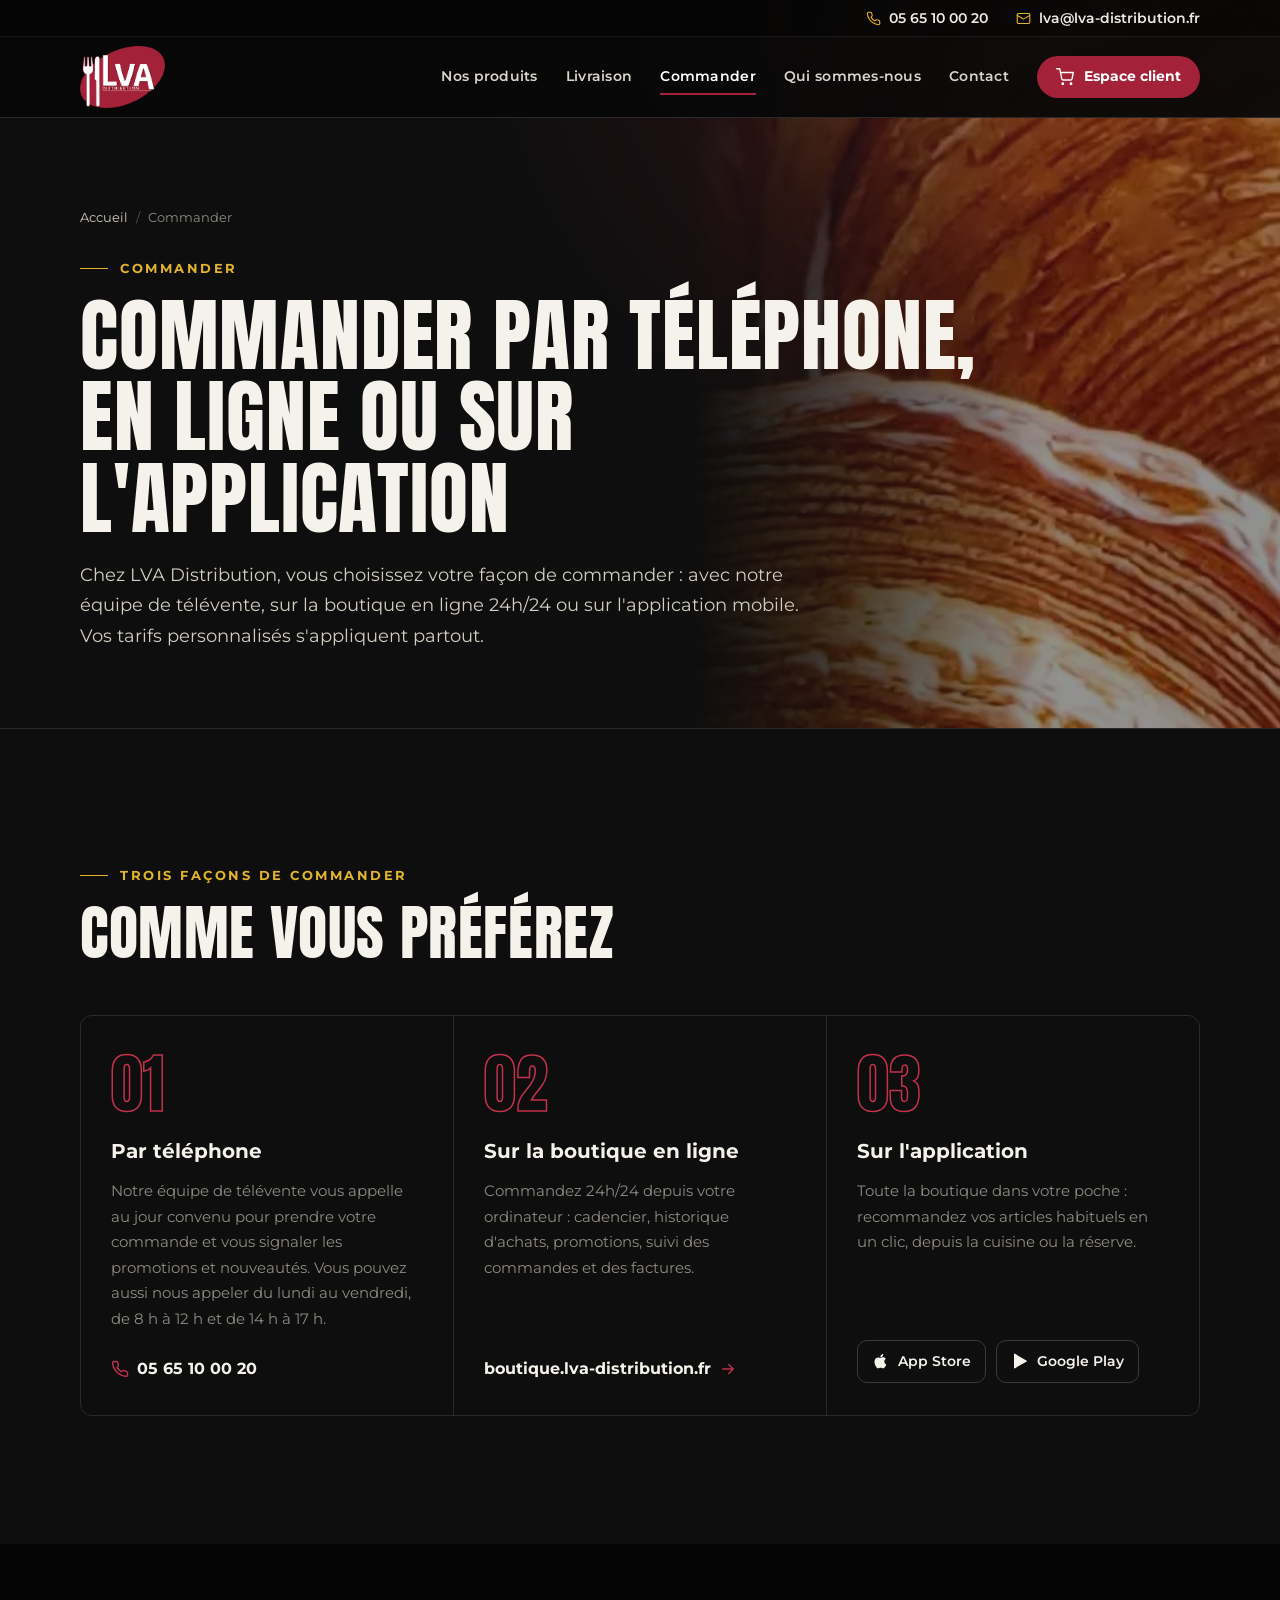
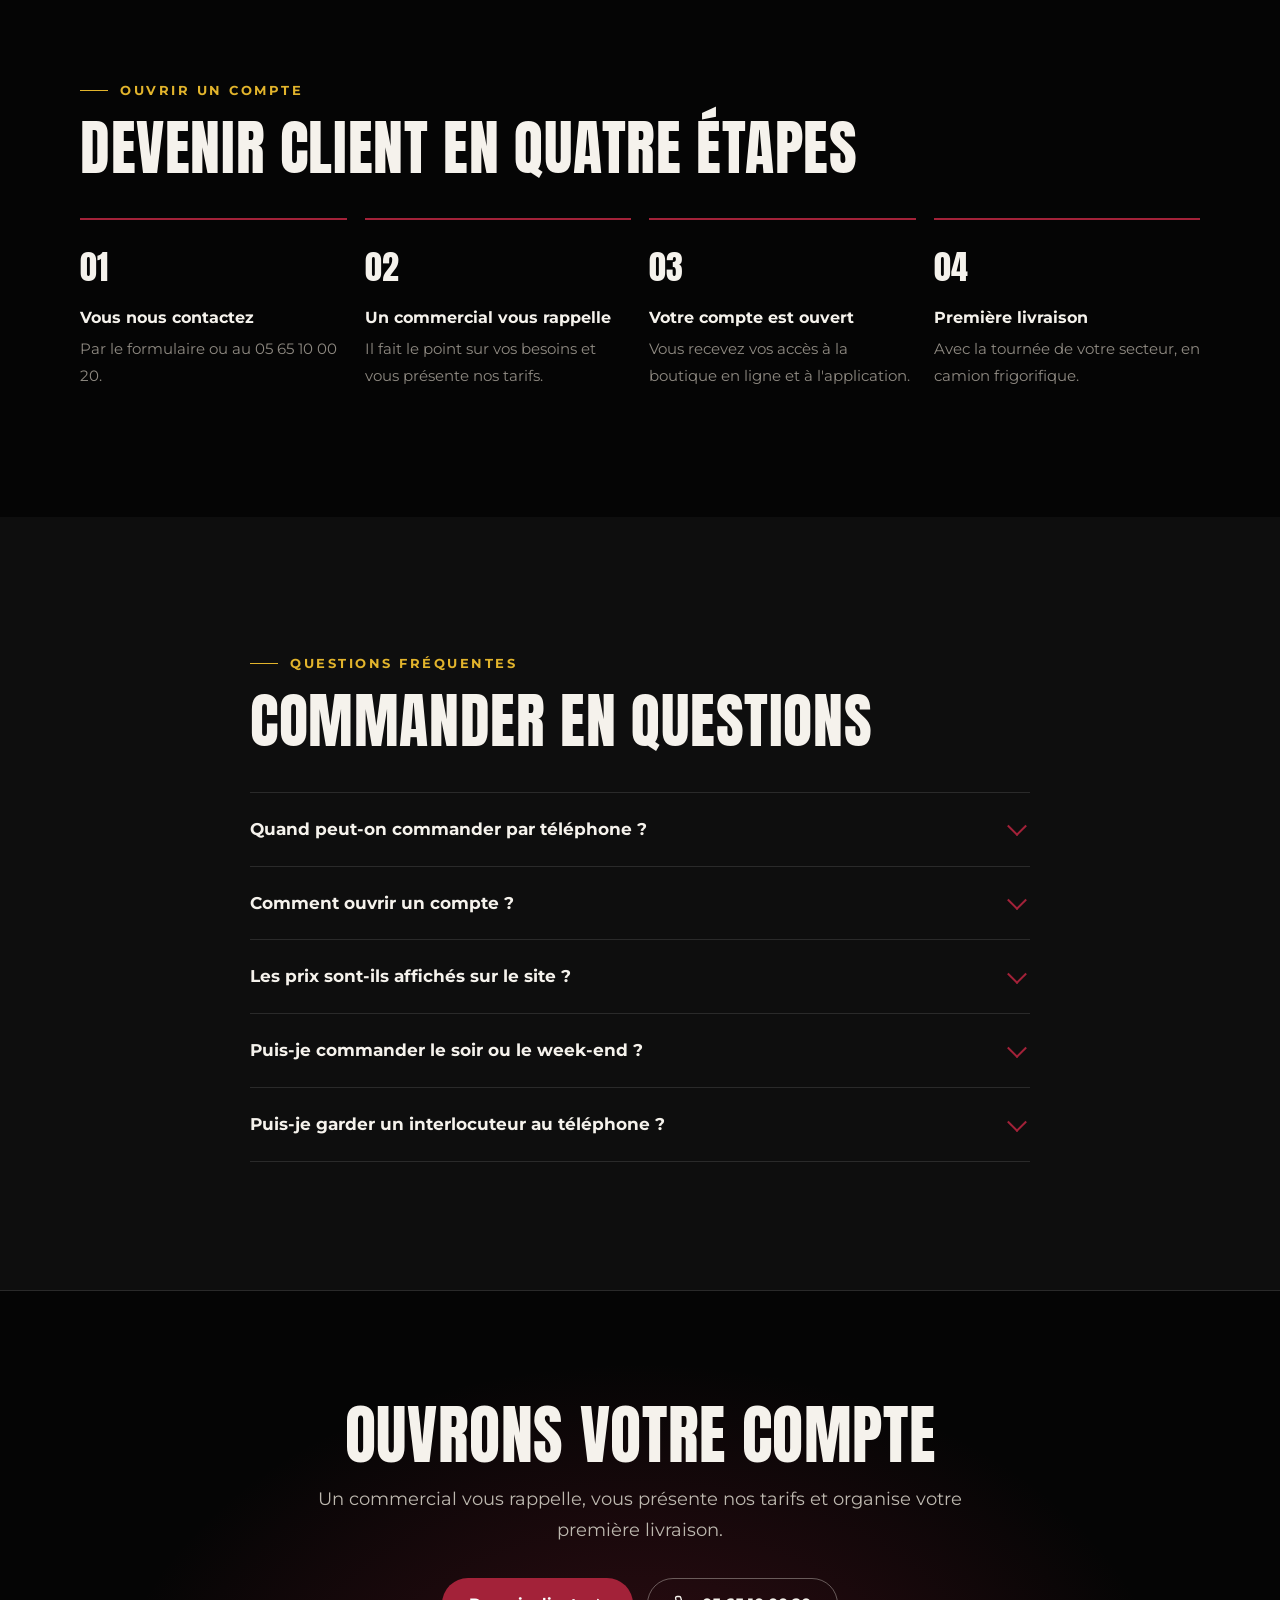
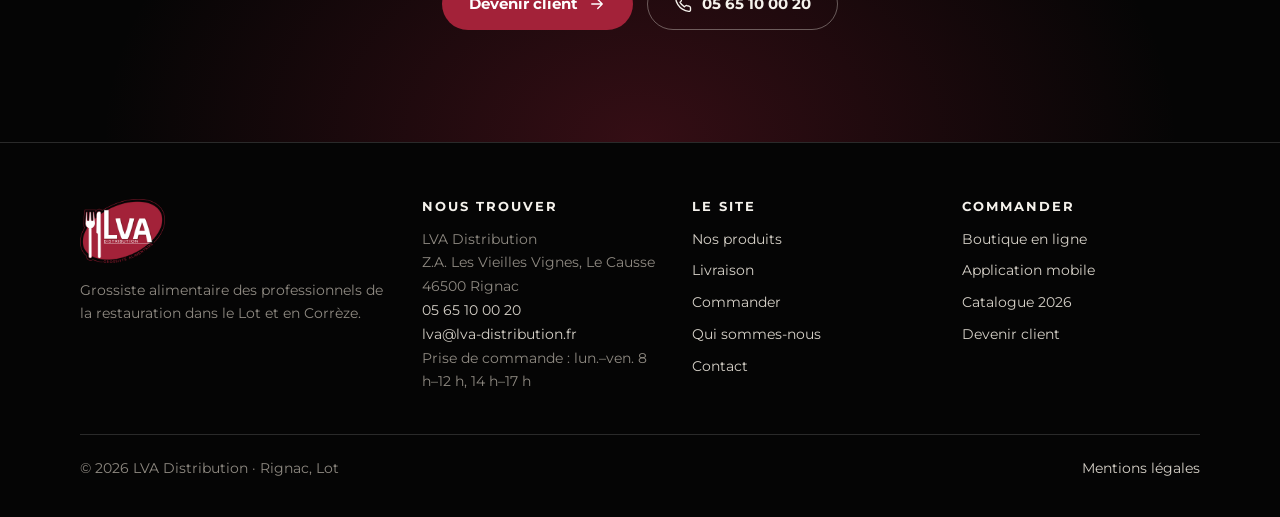
<file: docs/commander/index.html>
<!doctype html>
<html lang="fr">
<head>
<meta charset="utf-8">
<meta name="viewport" content="width=device-width, initial-scale=1">
<title>Commander : téléphone, en ligne, appli · LVA Distribution</title>
<meta name="description" content="Commandez par téléphone, sur la boutique en ligne 24h/24 ou sur l&#x27;application iPhone et Android. Ouverture de compte sur simple demande.">
<link rel="canonical" href="https://www.lva-distribution.fr/commander/">
<meta name="robots" content="index, follow, max-image-preview:large">
<meta name="theme-color" content="#0e0e0e">
<meta name="geo.region" content="FR-46">
<meta name="geo.placename" content="Rignac">
<meta name="geo.position" content="44.808;1.693">
<meta name="ICBM" content="44.808, 1.693">
<meta property="og:type" content="website">
<meta property="og:site_name" content="LVA Distribution">
<meta property="og:locale" content="fr_FR">
<meta property="og:title" content="Commander : téléphone, en ligne, appli · LVA Distribution">
<meta property="og:description" content="Commandez par téléphone, sur la boutique en ligne 24h/24 ou sur l&#x27;application iPhone et Android. Ouverture de compte sur simple demande.">
<meta property="og:url" content="https://www.lva-distribution.fr/commander/">
<meta property="og:image" content="https://www.lva-distribution.fr/assets/img/partage.jpg">
<meta property="og:image:width" content="1200">
<meta property="og:image:height" content="630">
<meta name="twitter:card" content="summary_large_image">
<link rel="icon" href="../assets/img/favicon-32.png" sizes="32x32" type="image/png">
<link rel="apple-touch-icon" href="../assets/img/apple-touch-icon.png">
<link rel="preload" href="../assets/fonts/anton-latin-400-normal.woff2" as="font" type="font/woff2" crossorigin>
<link rel="stylesheet" href="../assets/site.css?v=0bff5039">
<script>document.documentElement.classList.add('js')</script>
<script type="application/ld+json">{"@context":"https://schema.org","@graph":[{"@type":["WholesaleStore","Organization"],"@id":"https://www.lva-distribution.fr/#entreprise","name":"LVA Distribution","slogan":"Distributeur de saveurs","description":"Grossiste alimentaire pour les professionnels de la restauration et des métiers de bouche dans le Lot et en Corrèze : plus de 4 000 références en frais, surgelé et épicerie, livrées en camions frigorifiques.","url":"https://www.lva-distribution.fr/","logo":"https://www.lva-distribution.fr/assets/img/logo-lva.png","image":"https://www.lva-distribution.fr/assets/img/partage.jpg","telephone":"+33565100020","openingHoursSpecification":[{"@type":"OpeningHoursSpecification","dayOfWeek":["Monday","Tuesday","Wednesday","Thursday","Friday"],"opens":"08:00","closes":"12:00"},{"@type":"OpeningHoursSpecification","dayOfWeek":["Monday","Tuesday","Wednesday","Thursday","Friday"],"opens":"14:00","closes":"17:00"}],"address":{"@type":"PostalAddress","streetAddress":"Z.A. Les Vieilles Vignes, Le Causse","postalCode":"46500","addressLocality":"Rignac","addressRegion":"Occitanie","addressCountry":"FR"},"geo":{"@type":"GeoCoordinates","latitude":44.808,"longitude":1.693},"areaServed":[{"@type":"City","name":"Rocamadour"},{"@type":"City","name":"Gramat"},{"@type":"City","name":"Padirac"},{"@type":"City","name":"Alvignac"},{"@type":"City","name":"Lacave"},{"@type":"City","name":"Martel"},{"@type":"City","name":"Saint-Céré"},{"@type":"City","name":"Bretenoux"},{"@type":"City","name":"Biars-sur-Cère"},{"@type":"City","name":"Souillac"},{"@type":"City","name":"Figeac"},{"@type":"City","name":"Cahors"},{"@type":"City","name":"Brive-la-Gaillarde"},{"@type":"AdministrativeArea","name":"Lot"},{"@type":"AdministrativeArea","name":"Corrèze"}],"knowsAbout":["Viandes et volailles","Canard","Crèmerie et laits","Fromages","Charcuteries","Boulangerie et viennoiserie","Ingrédients boulangerie-pâtisserie","Matériel de cuisine et de pâtisserie","Plats cuisinés","Légumes et accompagnements","Desserts et glaces","Boissons","Épicerie, huiles et confitures","Emballages et hygiène"],"sameAs":["https://apps.apple.com/fr/app/lva-distribution/id6754167450","https://play.google.com/store/apps/details?id=fr.lva.ecommerce"],"potentialAction":{"@type":"OrderAction","target":"https://boutique.lva-distribution.fr/"},"email":"lva@lva-distribution.fr","vatID":"FR62801124116","taxID":"801124116"},{"@type":"WebSite","@id":"https://www.lva-distribution.fr/#site","url":"https://www.lva-distribution.fr/","name":"LVA Distribution","inLanguage":"fr-FR","publisher":{"@id":"https://www.lva-distribution.fr/#entreprise"}},{"@type":"WebPage","@id":"https://www.lva-distribution.fr/commander/#page","url":"https://www.lva-distribution.fr/commander/","name":"Commander : téléphone, en ligne, appli · LVA Distribution","description":"Commandez par téléphone, sur la boutique en ligne 24h/24 ou sur l'application iPhone et Android. Ouverture de compte sur simple demande.","inLanguage":"fr-FR","isPartOf":{"@id":"https://www.lva-distribution.fr/#site"},"about":{"@id":"https://www.lva-distribution.fr/#entreprise"},"dateModified":"2026-11-22"},{"@type":"BreadcrumbList","itemListElement":[{"@type":"ListItem","position":1,"name":"Accueil","item":"https://www.lva-distribution.fr/"},{"@type":"ListItem","position":2,"name":"Commander","item":"https://www.lva-distribution.fr/commander/"}]},{"@type":"FAQPage","mainEntity":[{"@type":"Question","name":"Quand peut-on commander par téléphone ?","acceptedAnswer":{"@type":"Answer","text":"La prise de commande répond au 05 65 10 00 20 du lundi au vendredi, de 8 h à 12 h et de 14 h à 17 h. En dehors de ces horaires, la boutique en ligne et l'application restent ouvertes 24h/24."}},{"@type":"Question","name":"Comment ouvrir un compte ?","acceptedAnswer":{"@type":"Answer","text":"Remplissez le formulaire de contact ou appelez le 05 65 10 00 20. Un commercial vous rappelle, vous présente nos tarifs et ouvre votre compte. Vous recevez ensuite vos accès à la boutique en ligne et à l'application."}},{"@type":"Question","name":"Les prix sont-ils affichés sur le site ?","acceptedAnswer":{"@type":"Answer","text":"Nos tarifs sont personnalisés. Ils s'affichent sur la boutique en ligne et dans l'application une fois votre compte ouvert."}},{"@type":"Question","name":"Puis-je commander le soir ou le week-end ?","acceptedAnswer":{"@type":"Answer","text":"Oui, la boutique en ligne et l'application sont accessibles 24h/24 et 7j/7. La commande part avec la prochaine tournée de votre secteur."}},{"@type":"Question","name":"Puis-je garder un interlocuteur au téléphone ?","acceptedAnswer":{"@type":"Answer","text":"Oui. Notre équipe de télévente vous appelle au jour convenu pour prendre votre commande et vous signaler les promotions et les nouveautés."}}]}]}</script>
</head>
<body>
<svg width="0" height="0" style="position:absolute" aria-hidden="true">
  <symbol id="i-tel" viewBox="0 0 24 24"><path d="M22 16.9v3a2 2 0 0 1-2.2 2 19.8 19.8 0 0 1-8.6-3.1 19.5 19.5 0 0 1-6-6A19.8 19.8 0 0 1 2.1 4.2 2 2 0 0 1 4.1 2h3a2 2 0 0 1 2 1.7c.1.9.4 1.8.7 2.7a2 2 0 0 1-.5 2.1L8 9.8a16 16 0 0 0 6 6l1.3-1.3a2 2 0 0 1 2.1-.4c.9.3 1.8.6 2.7.7a2 2 0 0 1 1.7 2z"/></symbol>
  <symbol id="i-mail" viewBox="0 0 24 24"><rect x="2" y="4" width="20" height="16" rx="2"/><path d="m22 7-10 6L2 7"/></symbol>
  <symbol id="i-lieu" viewBox="0 0 24 24"><path d="M20 10c0 6-8 12-8 12s-8-6-8-12a8 8 0 0 1 16 0z"/><circle cx="12" cy="10" r="3"/></symbol>
  <symbol id="i-panier" viewBox="0 0 24 24"><circle cx="9" cy="21" r="1"/><circle cx="20" cy="21" r="1"/><path d="M1 1h4l2.7 13.4a2 2 0 0 0 2 1.6h9.7a2 2 0 0 0 2-1.6L23 6H6"/></symbol>
  <symbol id="i-fleche" viewBox="0 0 24 24"><path d="M5 12h14M13 6l6 6-6 6"/></symbol>
  <symbol id="i-livre" viewBox="0 0 24 24"><path d="M2 4h7a3 3 0 0 1 3 3v14a2 2 0 0 0-2-2H2zM22 4h-7a3 3 0 0 0-3 3v14a2 2 0 0 1 2-2h8z"/></symbol>
  <symbol id="i-camion" viewBox="0 0 24 24"><path d="M1 4h14v11H1zM15 8h4l3 3v4h-7z"/><circle cx="5.5" cy="18" r="2"/><circle cx="18.5" cy="18" r="2"/></symbol>
  <symbol id="i-menu" viewBox="0 0 24 24"><path d="M3 6h18M3 12h18M3 18h18"/></symbol>
  <symbol id="i-croix" viewBox="0 0 24 24"><path d="M18 6 6 18M6 6l12 12"/></symbol>
  <symbol id="i-resto" viewBox="0 0 24 24"><path d="M3 2v7a3 3 0 0 0 3 3v10M9 2v7a3 3 0 0 1-3 3M6 2v7M18 22V2c-2.5 1-4 3.5-4 7v4h4"/></symbol>
  <symbol id="i-hotel" viewBox="0 0 24 24"><path d="M2 20V8M22 20v-6a3 3 0 0 0-3-3H10v6M2 17h20"/><circle cx="6" cy="12" r="2"/></symbol>
  <symbol id="i-cafe" viewBox="0 0 24 24"><path d="M17 8h1a4 4 0 0 1 0 8h-1M3 8h14v9a4 4 0 0 1-4 4H7a4 4 0 0 1-4-4zM6 2v3M10 2v3M14 2v3"/></symbol>
  <symbol id="i-pain" viewBox="0 0 24 24"><path d="M5 11a4 4 0 0 1 0-8h14a4 4 0 0 1 0 8v9a1 1 0 0 1-1 1H6a1 1 0 0 1-1-1z"/><path d="M9 3v4M15 3v4"/></symbol>
  <symbol id="i-ecole" viewBox="0 0 24 24"><path d="M3 21h18M5 21V10l7-5 7 5v11M10 21v-6h4v6"/></symbol>
  <symbol id="i-toque" viewBox="0 0 24 24"><path d="M6 14a4 4 0 0 1-.6-8 5 5 0 0 1 9.2-1.6A4 4 0 1 1 18 14M6 14h12v6H6z"/></symbol>
  <symbol id="i-apple" viewBox="0 0 24 24"><path d="M16.4 12.6c0-2.4 2-3.6 2.1-3.6-1.1-1.7-2.9-1.9-3.5-1.9-1.5-.2-2.9.9-3.7.9-.8 0-1.9-.9-3.2-.8-1.6 0-3.1 1-4 2.4-1.7 3-.4 7.3 1.2 9.7.8 1.2 1.8 2.5 3 2.4 1.2 0 1.7-.8 3.2-.8s1.9.8 3.2.8c1.3 0 2.2-1.2 3-2.4.9-1.4 1.3-2.7 1.3-2.8 0 0-2.6-1-2.6-3.9zM14 5.5c.7-.8 1.1-1.9 1-3-1 0-2.1.7-2.8 1.5-.6.7-1.2 1.8-1 2.9 1 .1 2.1-.6 2.8-1.4z"/></symbol>
  <symbol id="i-play" viewBox="0 0 24 24"><path d="M4 2.6v18.8c0 .4.4.7.8.5L21 12.5c.4-.2.4-.8 0-1L4.8 2.1c-.4-.2-.8.1-.8.5z"/></symbol>
</svg>
<a class="masque" href="#contenu">Aller au contenu</a>
<header class="entete toujours" id="entete">
  <div class="contact-haut"><div class="cadre">
    <a href="tel:+33565100020"><svg class="ic"><use href="#i-tel"/></svg>05 65 10 00 20</a>
    <a href="mailto:lva@lva-distribution.fr"><svg class="ic"><use href="#i-mail"/></svg>lva@lva-distribution.fr</a>
  </div></div>
  <div class="cadre barre">
    <a class="marque" href="../" aria-label="LVA Distribution, accueil"><img src="../assets/img/logo-lva-entete.png" alt="LVA Distribution, grossiste alimentaire" width="450" height="329"></a>
    <button class="burger" type="button" aria-expanded="false" aria-controls="nav" aria-label="Ouvrir le menu"><svg class="ic"><use href="#i-menu"/></svg></button>
    <nav class="nav" id="nav" aria-label="Menu principal">
      <a href="../produits/">Nos produits</a><a href="../livraison/">Livraison</a><a href="../commander/" aria-current="page">Commander</a><a href="../qui-sommes-nous/">Qui sommes-nous</a><a href="../contact/">Contact</a>
      <div class="nav-mobile">
        <a class="btn btn-rouge" href="https://boutique.lva-distribution.fr/" rel="noopener">Espace client</a>
        <a class="btn btn-ligne" href="tel:+33565100020">05 65 10 00 20</a>
      </div>
    </nav>
    <a class="btn btn-rouge" href="https://boutique.lva-distribution.fr/" rel="noopener"><svg class="ic"><use href="#i-panier"/></svg>Espace client</a>
  </div>
</header>
<main id="contenu">

<section class="tete-page avec-photo" style="--photo:url('../assets/img/boulangerie.webp')"><div class="cadre">
<nav class="ariane" aria-label="Fil d'Ariane"><ol><li><a href="../">Accueil</a></li><li aria-current="page">Commander</li></ol></nav>
<span class="surtitre">Commander</span>
<h1 class="titre">Commander par téléphone, en ligne ou sur l&#x27;application</h1>
<p class="chapo">Chez LVA Distribution, vous choisissez votre façon de commander : avec notre équipe de télévente, sur la boutique en ligne 24h/24 ou sur l'application mobile. Vos tarifs personnalisés s'appliquent partout.</p>
</div></section>
<section class="section">
  <div class="cadre">
    <span class="surtitre">Trois façons de commander</span>
    <h2 class="titre">Comme vous préférez</h2>
    <div class="canaux">
  <article class="canal"><span class="num">01</span><h3>Par téléphone</h3><p>Notre équipe de télévente vous appelle au jour convenu pour prendre votre commande et vous signaler les promotions et nouveautés. Vous pouvez aussi nous appeler du lundi au vendredi, de 8 h à 12 h et de 14 h à 17 h.</p><a class="lien" href="tel:+33565100020"><svg class="ic"><use href="#i-tel"/></svg>05 65 10 00 20</a></article>
  <article class="canal"><span class="num">02</span><h3>Sur la boutique en ligne</h3><p>Commandez 24h/24 depuis votre ordinateur : cadencier, historique d'achats, promotions, suivi des commandes et des factures.</p><a class="lien" href="https://boutique.lva-distribution.fr/" rel="noopener">boutique.lva-distribution.fr <svg class="ic"><use href="#i-fleche"/></svg></a></article>
  <article class="canal"><span class="num">03</span><h3>Sur l'application</h3><p>Toute la boutique dans votre poche : recommandez vos articles habituels en un clic, depuis la cuisine ou la réserve.</p><div class="stores"><a href="https://apps.apple.com/fr/app/lva-distribution/id6754167450" rel="noopener"><svg><use href="#i-apple"/></svg>App Store</a><a href="https://play.google.com/store/apps/details?id=fr.lva.ecommerce" rel="noopener"><svg><use href="#i-play"/></svg>Google Play</a></div></article>
</div>
  </div>
</section>
<section class="section section-fonce">
  <div class="cadre">
    <span class="surtitre">Ouvrir un compte</span>
    <h2 class="titre">Devenir client en quatre étapes</h2>
    <ol class="etapes">
      <li><b>Vous nous contactez</b><span>Par le formulaire ou au 05 65 10 00 20.</span></li>
      <li><b>Un commercial vous rappelle</b><span>Il fait le point sur vos besoins et vous présente nos tarifs.</span></li>
      <li><b>Votre compte est ouvert</b><span>Vous recevez vos accès à la boutique en ligne et à l'application.</span></li>
      <li><b>Première livraison</b><span>Avec la tournée de votre secteur, en camion frigorifique.</span></li>
    </ol>
  </div>
</section>
<section class="section">
  <div class="cadre etroit">
    <span class="surtitre">Questions fréquentes</span>
    <h2 class="titre">Commander en questions</h2>
    <div class="faq"><details><summary>Quand peut-on commander par téléphone ?</summary><div class="reponse"><p>La prise de commande répond au 05 65 10 00 20 du lundi au vendredi, de 8 h à 12 h et de 14 h à 17 h. En dehors de ces horaires, la boutique en ligne et l&#x27;application restent ouvertes 24h/24.</p></div></details><details><summary>Comment ouvrir un compte ?</summary><div class="reponse"><p>Remplissez le formulaire de contact ou appelez le 05 65 10 00 20. Un commercial vous rappelle, vous présente nos tarifs et ouvre votre compte. Vous recevez ensuite vos accès à la boutique en ligne et à l&#x27;application.</p></div></details><details><summary>Les prix sont-ils affichés sur le site ?</summary><div class="reponse"><p>Nos tarifs sont personnalisés. Ils s&#x27;affichent sur la boutique en ligne et dans l&#x27;application une fois votre compte ouvert.</p></div></details><details><summary>Puis-je commander le soir ou le week-end ?</summary><div class="reponse"><p>Oui, la boutique en ligne et l&#x27;application sont accessibles 24h/24 et 7j/7. La commande part avec la prochaine tournée de votre secteur.</p></div></details><details><summary>Puis-je garder un interlocuteur au téléphone ?</summary><div class="reponse"><p>Oui. Notre équipe de télévente vous appelle au jour convenu pour prendre votre commande et vous signaler les promotions et les nouveautés.</p></div></details></div>
  </div>
</section>
<section class="appel"><div class="cadre"><h2 class="titre">Ouvrons votre compte</h2><p class="chapo">Un commercial vous rappelle, vous présente nos tarifs et organise votre première livraison.</p>
<div class="actions"><a class="btn btn-rouge" href="../contact/">Devenir client <svg class="ic"><use href="#i-fleche"/></svg></a><a class="btn btn-ligne" href="tel:+33565100020"><svg class="ic"><use href="#i-tel"/></svg>05 65 10 00 20</a></div></div></section>

</main>
<footer class="pied">
  <div class="cadre">
    <div class="pied-grille">
      <div>
        <a href="../"><img src="../assets/img/logo-lva.png" alt="LVA Distribution" width="480" height="363" loading="lazy"></a>
        <p>Grossiste alimentaire des professionnels de la restauration dans le Lot et en Corrèze.</p>
      </div>
      <div>
        <h2>Nous trouver</h2>
        <address>LVA Distribution<br>Z.A. Les Vieilles Vignes, Le Causse<br>46500 Rignac<br><a href="tel:+33565100020">05 65 10 00 20</a><br><a href="mailto:lva@lva-distribution.fr">lva@lva-distribution.fr</a><br>Prise de commande : lun.–ven. 8 h–12 h, 14 h–17 h</address>
      </div>
      <div>
        <h2>Le site</h2>
        <ul><li><a href="../produits/">Nos produits</a></li><li><a href="../livraison/">Livraison</a></li><li><a href="../commander/">Commander</a></li><li><a href="../qui-sommes-nous/">Qui sommes-nous</a></li><li><a href="../contact/">Contact</a></li></ul>
      </div>
      <div>
        <h2>Commander</h2>
        <ul><li><a href="https://boutique.lva-distribution.fr/" rel="noopener">Boutique en ligne</a></li><li><a href="https://onelink.to/w3tu83" rel="noopener">Application mobile</a></li><li><a href="https://lva-catalogue.lva-distribution.workers.dev/" rel="noopener">Catalogue 2026</a></li><li><a href="../contact/">Devenir client</a></li></ul>
      </div>
    </div>
    <div class="bas">
      <span>© <span id="annee">2026</span> LVA Distribution · Rignac, Lot</span>
      <a href="../mentions-legales/">Mentions légales</a>
    </div>
  </div>
</footer>
<script src="../assets/site.js?v=0bff5039" defer></script>
</body>
</html>
</file>
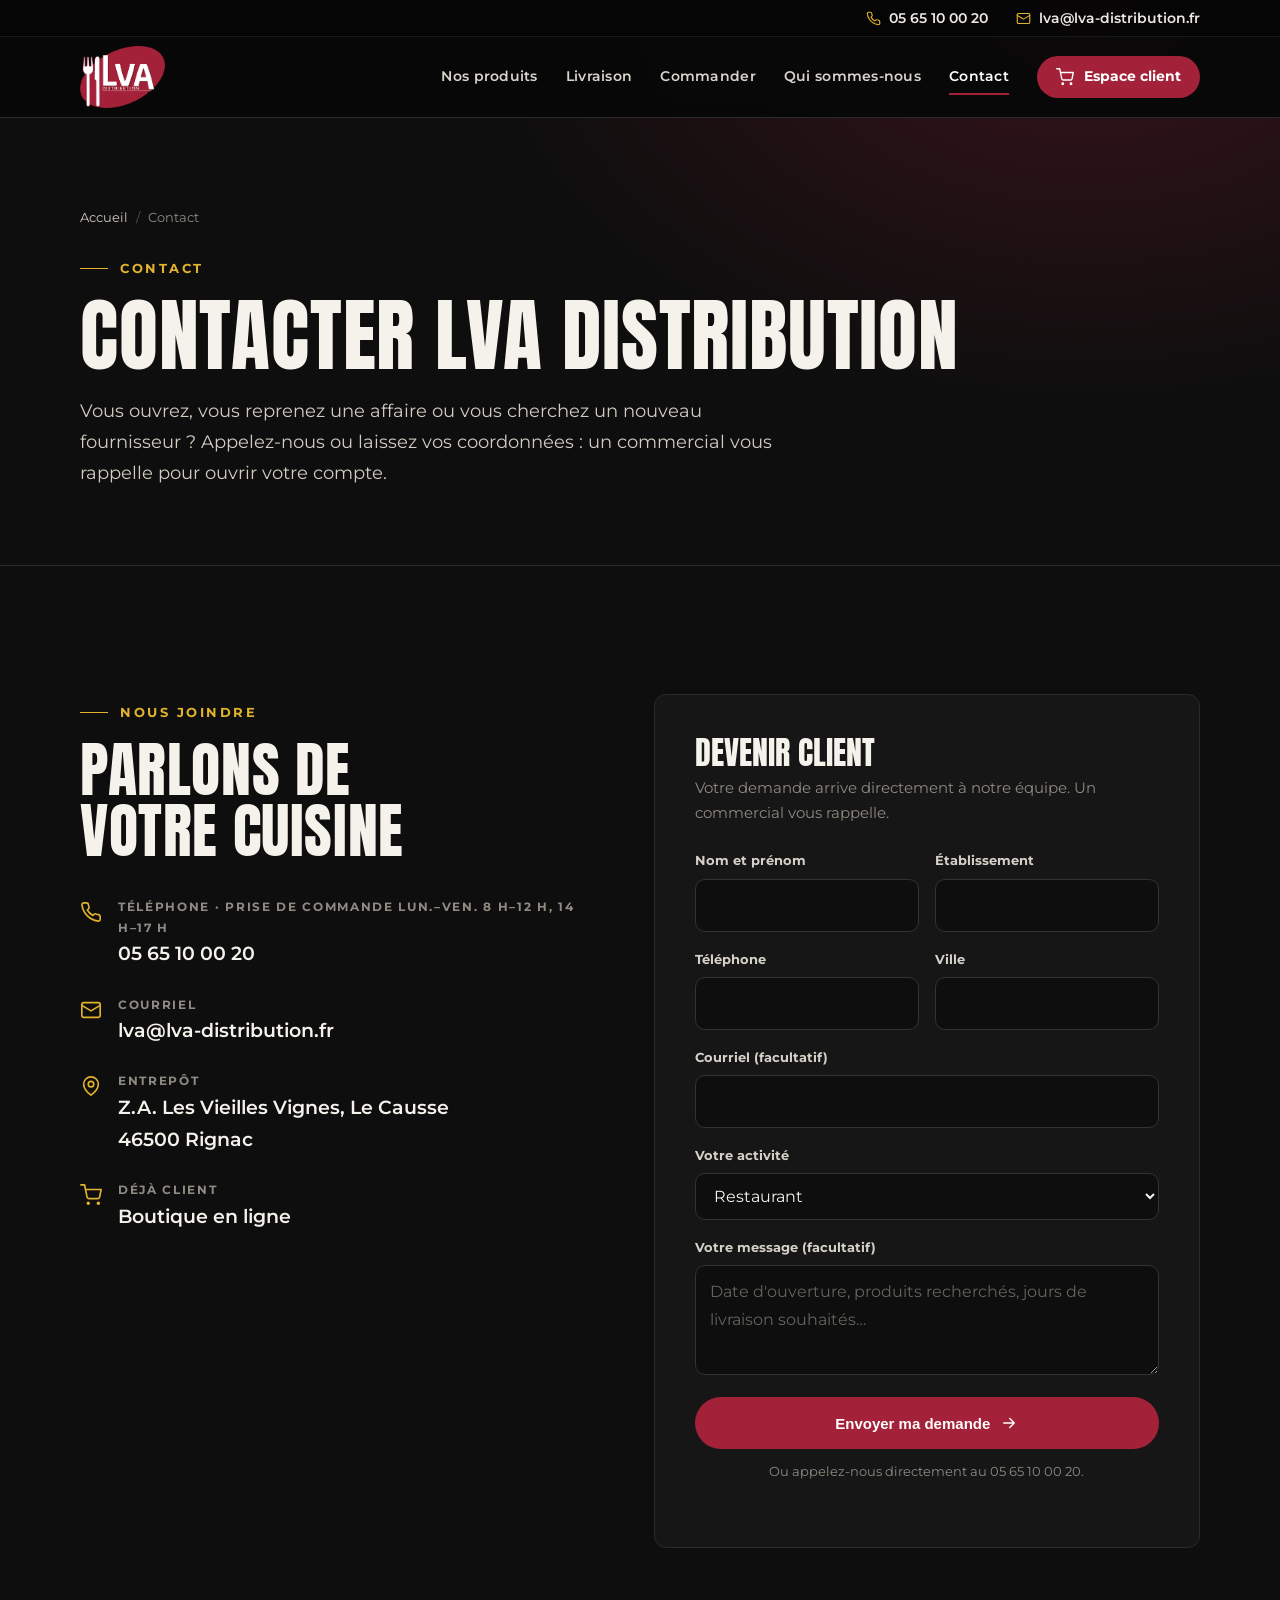
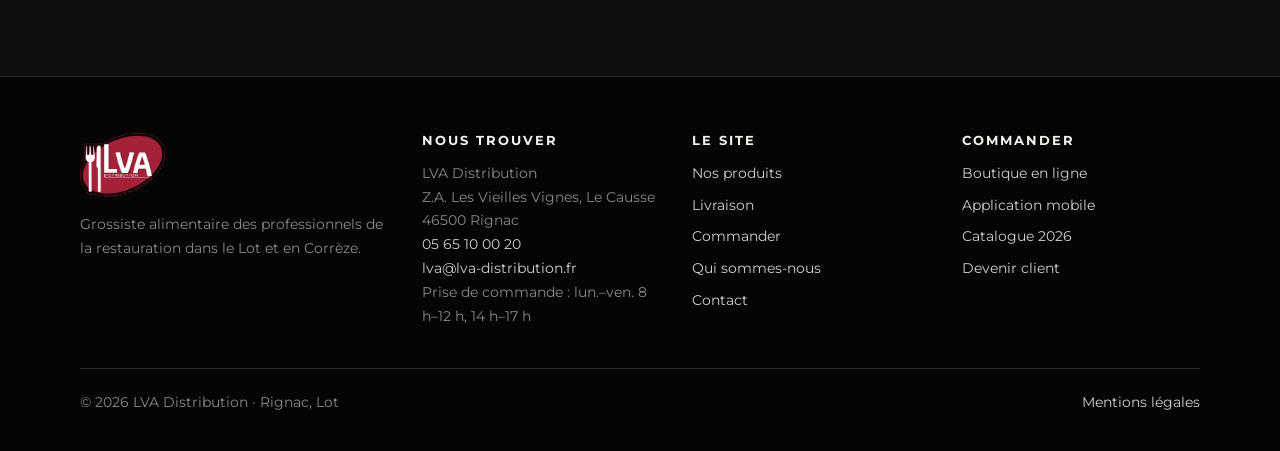
<file: docs/contact/index.html>
<!doctype html>
<html lang="fr">
<head>
<meta charset="utf-8">
<meta name="viewport" content="width=device-width, initial-scale=1">
<title>Contact et ouverture de compte · LVA Distribution</title>
<meta name="description" content="Contactez LVA Distribution au 05 65 10 00 20 pour ouvrir un compte professionnel. Entrepôt : Z.A. Les Vieilles Vignes, 46500 Rignac (Lot).">
<link rel="canonical" href="https://www.lva-distribution.fr/contact/">
<meta name="robots" content="index, follow, max-image-preview:large">
<meta name="theme-color" content="#0e0e0e">
<meta name="geo.region" content="FR-46">
<meta name="geo.placename" content="Rignac">
<meta name="geo.position" content="44.808;1.693">
<meta name="ICBM" content="44.808, 1.693">
<meta property="og:type" content="website">
<meta property="og:site_name" content="LVA Distribution">
<meta property="og:locale" content="fr_FR">
<meta property="og:title" content="Contact et ouverture de compte · LVA Distribution">
<meta property="og:description" content="Contactez LVA Distribution au 05 65 10 00 20 pour ouvrir un compte professionnel. Entrepôt : Z.A. Les Vieilles Vignes, 46500 Rignac (Lot).">
<meta property="og:url" content="https://www.lva-distribution.fr/contact/">
<meta property="og:image" content="https://www.lva-distribution.fr/assets/img/partage.jpg">
<meta property="og:image:width" content="1200">
<meta property="og:image:height" content="630">
<meta name="twitter:card" content="summary_large_image">
<link rel="icon" href="../assets/img/favicon-32.png" sizes="32x32" type="image/png">
<link rel="apple-touch-icon" href="../assets/img/apple-touch-icon.png">
<link rel="preload" href="../assets/fonts/anton-latin-400-normal.woff2" as="font" type="font/woff2" crossorigin>
<link rel="stylesheet" href="../assets/site.css?v=0bff5039">
<script>document.documentElement.classList.add('js')</script>
<script type="application/ld+json">{"@context":"https://schema.org","@graph":[{"@type":["WholesaleStore","Organization"],"@id":"https://www.lva-distribution.fr/#entreprise","name":"LVA Distribution","slogan":"Distributeur de saveurs","description":"Grossiste alimentaire pour les professionnels de la restauration et des métiers de bouche dans le Lot et en Corrèze : plus de 4 000 références en frais, surgelé et épicerie, livrées en camions frigorifiques.","url":"https://www.lva-distribution.fr/","logo":"https://www.lva-distribution.fr/assets/img/logo-lva.png","image":"https://www.lva-distribution.fr/assets/img/partage.jpg","telephone":"+33565100020","openingHoursSpecification":[{"@type":"OpeningHoursSpecification","dayOfWeek":["Monday","Tuesday","Wednesday","Thursday","Friday"],"opens":"08:00","closes":"12:00"},{"@type":"OpeningHoursSpecification","dayOfWeek":["Monday","Tuesday","Wednesday","Thursday","Friday"],"opens":"14:00","closes":"17:00"}],"address":{"@type":"PostalAddress","streetAddress":"Z.A. Les Vieilles Vignes, Le Causse","postalCode":"46500","addressLocality":"Rignac","addressRegion":"Occitanie","addressCountry":"FR"},"geo":{"@type":"GeoCoordinates","latitude":44.808,"longitude":1.693},"areaServed":[{"@type":"City","name":"Rocamadour"},{"@type":"City","name":"Gramat"},{"@type":"City","name":"Padirac"},{"@type":"City","name":"Alvignac"},{"@type":"City","name":"Lacave"},{"@type":"City","name":"Martel"},{"@type":"City","name":"Saint-Céré"},{"@type":"City","name":"Bretenoux"},{"@type":"City","name":"Biars-sur-Cère"},{"@type":"City","name":"Souillac"},{"@type":"City","name":"Figeac"},{"@type":"City","name":"Cahors"},{"@type":"City","name":"Brive-la-Gaillarde"},{"@type":"AdministrativeArea","name":"Lot"},{"@type":"AdministrativeArea","name":"Corrèze"}],"knowsAbout":["Viandes et volailles","Canard","Crèmerie et laits","Fromages","Charcuteries","Boulangerie et viennoiserie","Ingrédients boulangerie-pâtisserie","Matériel de cuisine et de pâtisserie","Plats cuisinés","Légumes et accompagnements","Desserts et glaces","Boissons","Épicerie, huiles et confitures","Emballages et hygiène"],"sameAs":["https://apps.apple.com/fr/app/lva-distribution/id6754167450","https://play.google.com/store/apps/details?id=fr.lva.ecommerce"],"potentialAction":{"@type":"OrderAction","target":"https://boutique.lva-distribution.fr/"},"email":"lva@lva-distribution.fr","vatID":"FR62801124116","taxID":"801124116"},{"@type":"WebSite","@id":"https://www.lva-distribution.fr/#site","url":"https://www.lva-distribution.fr/","name":"LVA Distribution","inLanguage":"fr-FR","publisher":{"@id":"https://www.lva-distribution.fr/#entreprise"}},{"@type":"WebPage","@id":"https://www.lva-distribution.fr/contact/#page","url":"https://www.lva-distribution.fr/contact/","name":"Contact et ouverture de compte · LVA Distribution","description":"Contactez LVA Distribution au 05 65 10 00 20 pour ouvrir un compte professionnel. Entrepôt : Z.A. Les Vieilles Vignes, 46500 Rignac (Lot).","inLanguage":"fr-FR","isPartOf":{"@id":"https://www.lva-distribution.fr/#site"},"about":{"@id":"https://www.lva-distribution.fr/#entreprise"},"dateModified":"2026-11-22"},{"@type":"BreadcrumbList","itemListElement":[{"@type":"ListItem","position":1,"name":"Accueil","item":"https://www.lva-distribution.fr/"},{"@type":"ListItem","position":2,"name":"Contact","item":"https://www.lva-distribution.fr/contact/"}]},{"@type":"ContactPage","@id":"https://www.lva-distribution.fr/contact/#contact","url":"https://www.lva-distribution.fr/contact/","mainEntity":{"@id":"https://www.lva-distribution.fr/#entreprise"}}]}</script>
</head>
<body>
<svg width="0" height="0" style="position:absolute" aria-hidden="true">
  <symbol id="i-tel" viewBox="0 0 24 24"><path d="M22 16.9v3a2 2 0 0 1-2.2 2 19.8 19.8 0 0 1-8.6-3.1 19.5 19.5 0 0 1-6-6A19.8 19.8 0 0 1 2.1 4.2 2 2 0 0 1 4.1 2h3a2 2 0 0 1 2 1.7c.1.9.4 1.8.7 2.7a2 2 0 0 1-.5 2.1L8 9.8a16 16 0 0 0 6 6l1.3-1.3a2 2 0 0 1 2.1-.4c.9.3 1.8.6 2.7.7a2 2 0 0 1 1.7 2z"/></symbol>
  <symbol id="i-mail" viewBox="0 0 24 24"><rect x="2" y="4" width="20" height="16" rx="2"/><path d="m22 7-10 6L2 7"/></symbol>
  <symbol id="i-lieu" viewBox="0 0 24 24"><path d="M20 10c0 6-8 12-8 12s-8-6-8-12a8 8 0 0 1 16 0z"/><circle cx="12" cy="10" r="3"/></symbol>
  <symbol id="i-panier" viewBox="0 0 24 24"><circle cx="9" cy="21" r="1"/><circle cx="20" cy="21" r="1"/><path d="M1 1h4l2.7 13.4a2 2 0 0 0 2 1.6h9.7a2 2 0 0 0 2-1.6L23 6H6"/></symbol>
  <symbol id="i-fleche" viewBox="0 0 24 24"><path d="M5 12h14M13 6l6 6-6 6"/></symbol>
  <symbol id="i-livre" viewBox="0 0 24 24"><path d="M2 4h7a3 3 0 0 1 3 3v14a2 2 0 0 0-2-2H2zM22 4h-7a3 3 0 0 0-3 3v14a2 2 0 0 1 2-2h8z"/></symbol>
  <symbol id="i-camion" viewBox="0 0 24 24"><path d="M1 4h14v11H1zM15 8h4l3 3v4h-7z"/><circle cx="5.5" cy="18" r="2"/><circle cx="18.5" cy="18" r="2"/></symbol>
  <symbol id="i-menu" viewBox="0 0 24 24"><path d="M3 6h18M3 12h18M3 18h18"/></symbol>
  <symbol id="i-croix" viewBox="0 0 24 24"><path d="M18 6 6 18M6 6l12 12"/></symbol>
  <symbol id="i-resto" viewBox="0 0 24 24"><path d="M3 2v7a3 3 0 0 0 3 3v10M9 2v7a3 3 0 0 1-3 3M6 2v7M18 22V2c-2.5 1-4 3.5-4 7v4h4"/></symbol>
  <symbol id="i-hotel" viewBox="0 0 24 24"><path d="M2 20V8M22 20v-6a3 3 0 0 0-3-3H10v6M2 17h20"/><circle cx="6" cy="12" r="2"/></symbol>
  <symbol id="i-cafe" viewBox="0 0 24 24"><path d="M17 8h1a4 4 0 0 1 0 8h-1M3 8h14v9a4 4 0 0 1-4 4H7a4 4 0 0 1-4-4zM6 2v3M10 2v3M14 2v3"/></symbol>
  <symbol id="i-pain" viewBox="0 0 24 24"><path d="M5 11a4 4 0 0 1 0-8h14a4 4 0 0 1 0 8v9a1 1 0 0 1-1 1H6a1 1 0 0 1-1-1z"/><path d="M9 3v4M15 3v4"/></symbol>
  <symbol id="i-ecole" viewBox="0 0 24 24"><path d="M3 21h18M5 21V10l7-5 7 5v11M10 21v-6h4v6"/></symbol>
  <symbol id="i-toque" viewBox="0 0 24 24"><path d="M6 14a4 4 0 0 1-.6-8 5 5 0 0 1 9.2-1.6A4 4 0 1 1 18 14M6 14h12v6H6z"/></symbol>
  <symbol id="i-apple" viewBox="0 0 24 24"><path d="M16.4 12.6c0-2.4 2-3.6 2.1-3.6-1.1-1.7-2.9-1.9-3.5-1.9-1.5-.2-2.9.9-3.7.9-.8 0-1.9-.9-3.2-.8-1.6 0-3.1 1-4 2.4-1.7 3-.4 7.3 1.2 9.7.8 1.2 1.8 2.5 3 2.4 1.2 0 1.7-.8 3.2-.8s1.9.8 3.2.8c1.3 0 2.2-1.2 3-2.4.9-1.4 1.3-2.7 1.3-2.8 0 0-2.6-1-2.6-3.9zM14 5.5c.7-.8 1.1-1.9 1-3-1 0-2.1.7-2.8 1.5-.6.7-1.2 1.8-1 2.9 1 .1 2.1-.6 2.8-1.4z"/></symbol>
  <symbol id="i-play" viewBox="0 0 24 24"><path d="M4 2.6v18.8c0 .4.4.7.8.5L21 12.5c.4-.2.4-.8 0-1L4.8 2.1c-.4-.2-.8.1-.8.5z"/></symbol>
</svg>
<a class="masque" href="#contenu">Aller au contenu</a>
<header class="entete toujours" id="entete">
  <div class="contact-haut"><div class="cadre">
    <a href="tel:+33565100020"><svg class="ic"><use href="#i-tel"/></svg>05 65 10 00 20</a>
    <a href="mailto:lva@lva-distribution.fr"><svg class="ic"><use href="#i-mail"/></svg>lva@lva-distribution.fr</a>
  </div></div>
  <div class="cadre barre">
    <a class="marque" href="../" aria-label="LVA Distribution, accueil"><img src="../assets/img/logo-lva-entete.png" alt="LVA Distribution, grossiste alimentaire" width="450" height="329"></a>
    <button class="burger" type="button" aria-expanded="false" aria-controls="nav" aria-label="Ouvrir le menu"><svg class="ic"><use href="#i-menu"/></svg></button>
    <nav class="nav" id="nav" aria-label="Menu principal">
      <a href="../produits/">Nos produits</a><a href="../livraison/">Livraison</a><a href="../commander/">Commander</a><a href="../qui-sommes-nous/">Qui sommes-nous</a><a href="../contact/" aria-current="page">Contact</a>
      <div class="nav-mobile">
        <a class="btn btn-rouge" href="https://boutique.lva-distribution.fr/" rel="noopener">Espace client</a>
        <a class="btn btn-ligne" href="tel:+33565100020">05 65 10 00 20</a>
      </div>
    </nav>
    <a class="btn btn-rouge" href="https://boutique.lva-distribution.fr/" rel="noopener"><svg class="ic"><use href="#i-panier"/></svg>Espace client</a>
  </div>
</header>
<main id="contenu">

<section class="tete-page"><div class="cadre">
<nav class="ariane" aria-label="Fil d'Ariane"><ol><li><a href="../">Accueil</a></li><li aria-current="page">Contact</li></ol></nav>
<span class="surtitre">Contact</span>
<h1 class="titre">Contacter LVA Distribution</h1>
<p class="chapo">Vous ouvrez, vous reprenez une affaire ou vous cherchez un nouveau fournisseur ? Appelez-nous ou laissez vos coordonnées : un commercial vous rappelle pour ouvrir votre compte.</p>
</div></section>
<section class="section">
  <div class="cadre contact-grille">
    <div>
      <span class="surtitre">Nous joindre</span>
      <h2 class="titre">Parlons de<br>votre cuisine</h2>
      <ul class="coord">
        <li><svg class="ic"><use href="#i-tel"/></svg><div><small>Téléphone · prise de commande lun.–ven. 8 h–12 h, 14 h–17 h</small><a href="tel:+33565100020">05 65 10 00 20</a></div></li>
        <li><svg class="ic"><use href="#i-mail"/></svg><div><small>Courriel</small><a href="mailto:lva@lva-distribution.fr">lva@lva-distribution.fr</a></div></li>
        <li><svg class="ic"><use href="#i-lieu"/></svg><div><small>Entrepôt</small><address><a href="https://www.google.com/maps/search/?api=1&amp;query=LVA+Distribution+Rignac+46500" rel="noopener">Z.A. Les Vieilles Vignes, Le Causse<br>46500 Rignac</a></address></div></li>
        <li><svg class="ic"><use href="#i-panier"/></svg><div><small>Déjà client</small><a href="https://boutique.lva-distribution.fr/" rel="noopener">Boutique en ligne</a></div></li>
      </ul>
    </div>
    <form class="formulaire" id="formulaire" novalidate>
  <h2>Devenir client</h2>
  <p>Votre demande arrive directement à notre équipe. Un commercial vous rappelle.</p>
  <div class="champs">
    <div class="champ"><label for="f-nom">Nom et prénom</label><input id="f-nom" name="nom" autocomplete="name" required></div>
    <div class="champ"><label for="f-etab">Établissement</label><input id="f-etab" name="etablissement" autocomplete="organization" required></div>
    <div class="champ"><label for="f-tel">Téléphone</label><input id="f-tel" name="telephone" type="tel" autocomplete="tel" inputmode="tel" required></div>
    <div class="champ"><label for="f-ville">Ville</label><input id="f-ville" name="commune" autocomplete="address-level2"></div>
    <div class="champ large"><label for="f-mail">Courriel (facultatif)</label><input id="f-mail" name="courriel" type="email" autocomplete="email" inputmode="email"></div>
    <div class="champ piege" aria-hidden="true"><label for="f-site">Site web</label><input id="f-site" name="site_web" tabindex="-1" autocomplete="off"></div>
    <div class="champ large"><label for="f-type">Votre activité</label><select id="f-type" name="activite"><option>Restaurant</option><option>Boulangerie ou pâtisserie</option><option>Hôtel ou camping</option><option>Café, bar ou snacking</option><option>Collectivité</option><option>Traiteur, boucherie ou épicerie</option><option>Autre</option></select></div>
    <div class="champ large"><label for="f-msg">Votre message (facultatif)</label><textarea id="f-msg" name="message" placeholder="Date d'ouverture, produits recherchés, jours de livraison souhaités…"></textarea></div>
  </div>
  <button class="btn btn-rouge" type="submit">Envoyer ma demande <svg class="ic"><use href="#i-fleche"/></svg></button>
  <p class="note" id="f-note" role="status">Ou appelez-nous directement au 05 65 10 00 20.</p>
</form>
  </div>
</section>

</main>
<footer class="pied">
  <div class="cadre">
    <div class="pied-grille">
      <div>
        <a href="../"><img src="../assets/img/logo-lva.png" alt="LVA Distribution" width="480" height="363" loading="lazy"></a>
        <p>Grossiste alimentaire des professionnels de la restauration dans le Lot et en Corrèze.</p>
      </div>
      <div>
        <h2>Nous trouver</h2>
        <address>LVA Distribution<br>Z.A. Les Vieilles Vignes, Le Causse<br>46500 Rignac<br><a href="tel:+33565100020">05 65 10 00 20</a><br><a href="mailto:lva@lva-distribution.fr">lva@lva-distribution.fr</a><br>Prise de commande : lun.–ven. 8 h–12 h, 14 h–17 h</address>
      </div>
      <div>
        <h2>Le site</h2>
        <ul><li><a href="../produits/">Nos produits</a></li><li><a href="../livraison/">Livraison</a></li><li><a href="../commander/">Commander</a></li><li><a href="../qui-sommes-nous/">Qui sommes-nous</a></li><li><a href="../contact/">Contact</a></li></ul>
      </div>
      <div>
        <h2>Commander</h2>
        <ul><li><a href="https://boutique.lva-distribution.fr/" rel="noopener">Boutique en ligne</a></li><li><a href="https://onelink.to/w3tu83" rel="noopener">Application mobile</a></li><li><a href="https://lva-catalogue.lva-distribution.workers.dev/" rel="noopener">Catalogue 2026</a></li><li><a href="../contact/">Devenir client</a></li></ul>
      </div>
    </div>
    <div class="bas">
      <span>© <span id="annee">2026</span> LVA Distribution · Rignac, Lot</span>
      <a href="../mentions-legales/">Mentions légales</a>
    </div>
  </div>
</footer>
<script src="../assets/site.js?v=0bff5039" defer></script>
</body>
</html>
</file>
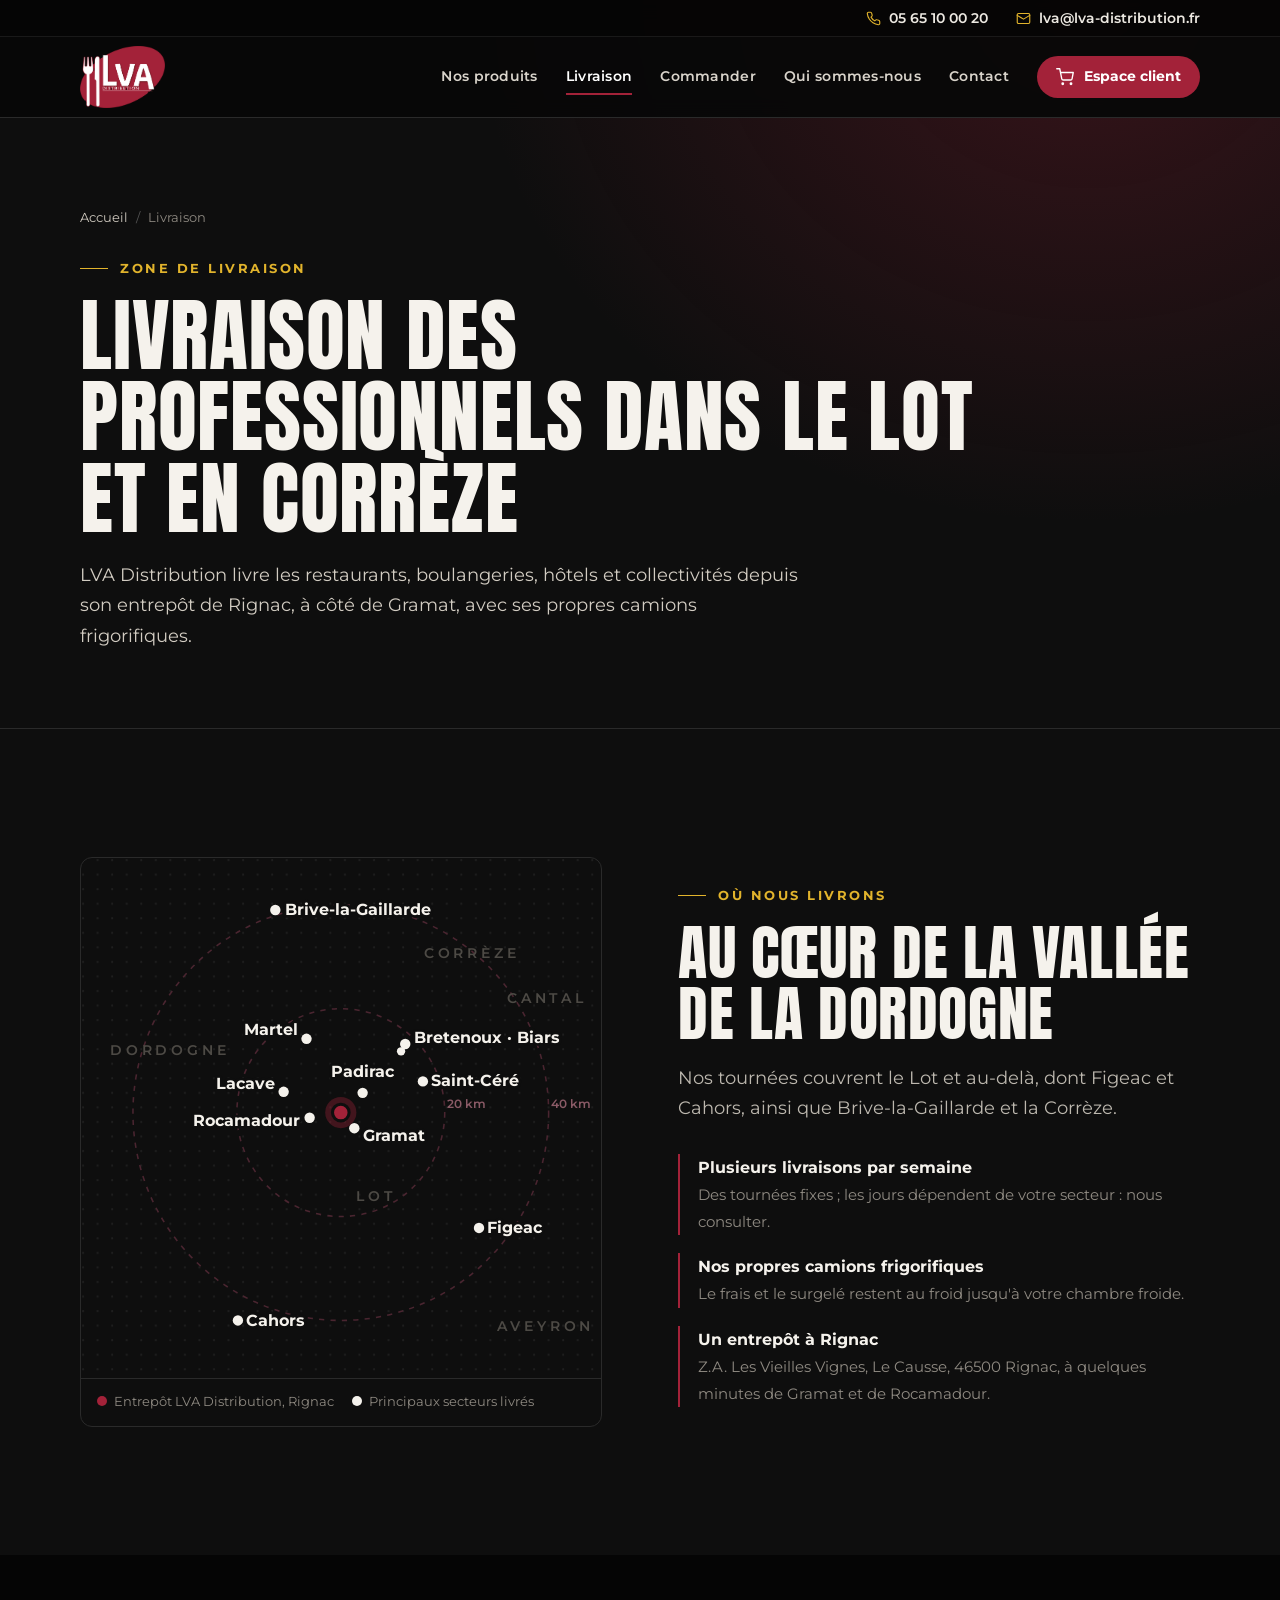
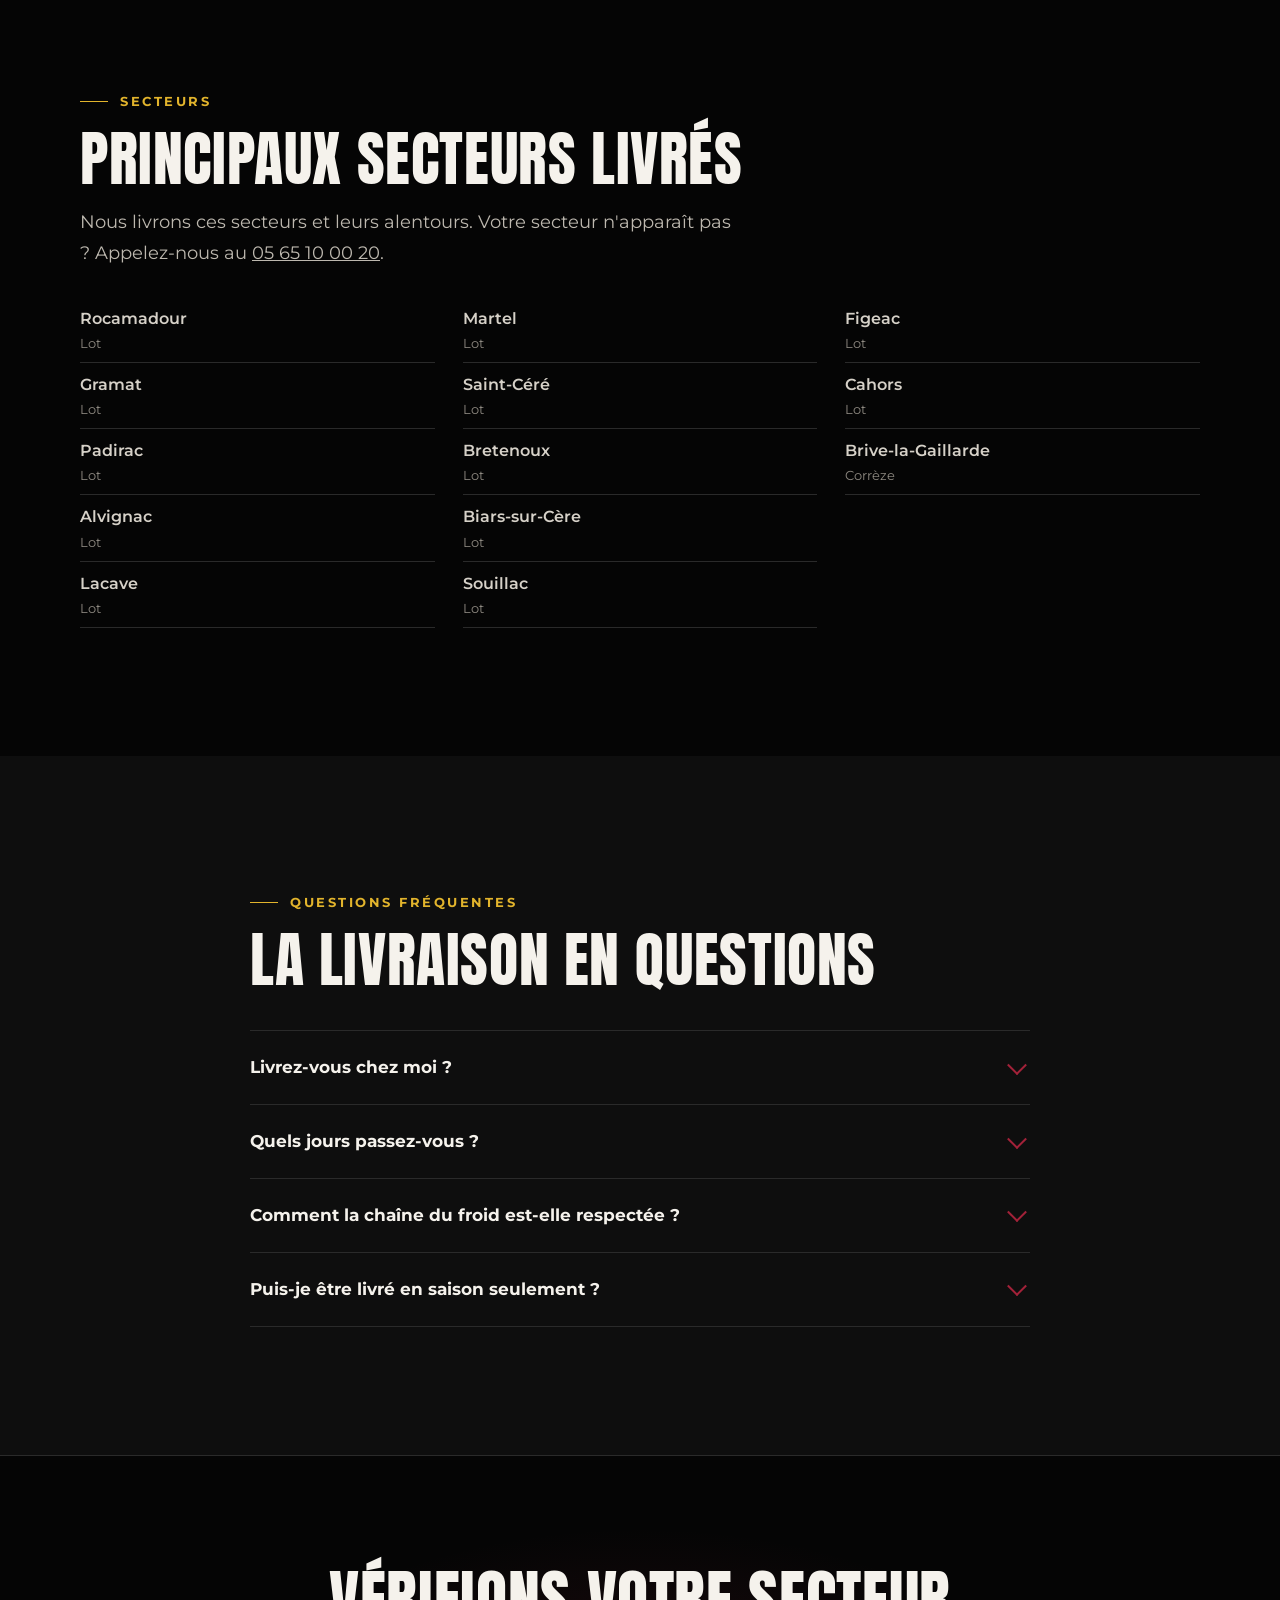
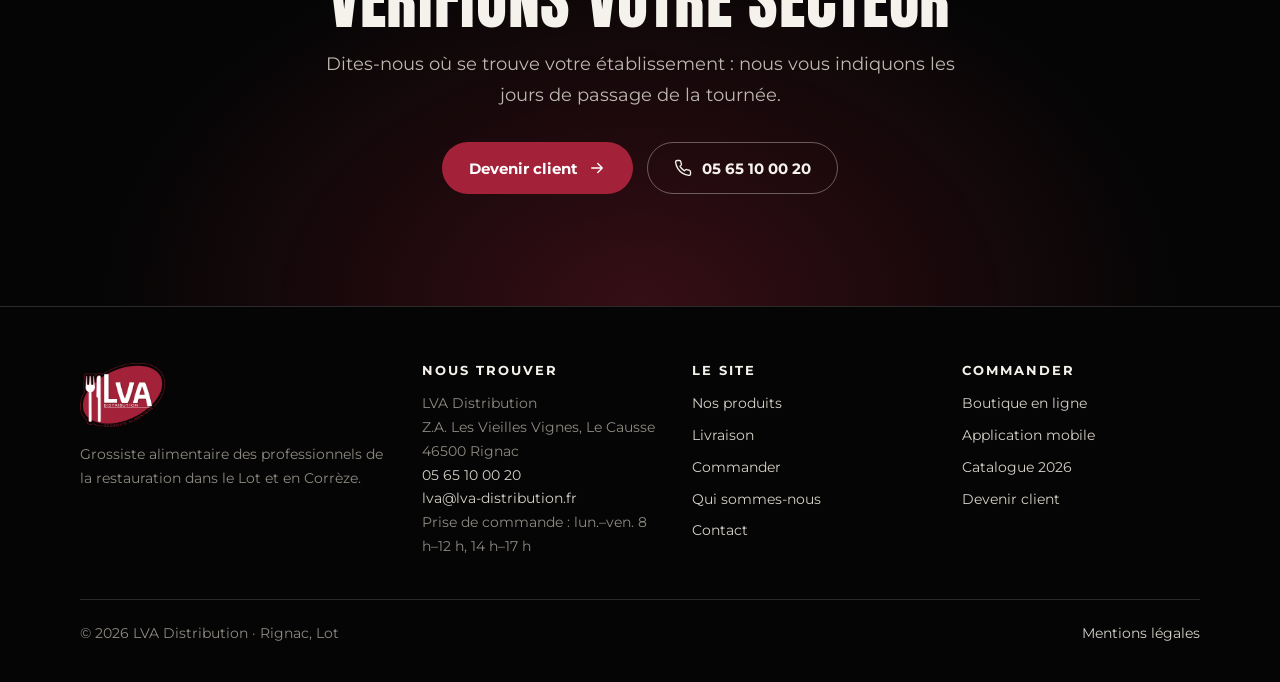
<file: docs/livraison/index.html>
<!doctype html>
<html lang="fr">
<head>
<meta charset="utf-8">
<meta name="viewport" content="width=device-width, initial-scale=1">
<title>Livraison Lot, Brive et Corrèze · LVA Distribution</title>
<meta name="description" content="Livraison en camion frigorifique plusieurs fois par semaine : Rocamadour, Gramat, Saint-Céré, Figeac, Cahors, Brive… depuis notre entrepôt de Rignac.">
<link rel="canonical" href="https://www.lva-distribution.fr/livraison/">
<meta name="robots" content="index, follow, max-image-preview:large">
<meta name="theme-color" content="#0e0e0e">
<meta name="geo.region" content="FR-46">
<meta name="geo.placename" content="Rignac">
<meta name="geo.position" content="44.808;1.693">
<meta name="ICBM" content="44.808, 1.693">
<meta property="og:type" content="website">
<meta property="og:site_name" content="LVA Distribution">
<meta property="og:locale" content="fr_FR">
<meta property="og:title" content="Livraison Lot, Brive et Corrèze · LVA Distribution">
<meta property="og:description" content="Livraison en camion frigorifique plusieurs fois par semaine : Rocamadour, Gramat, Saint-Céré, Figeac, Cahors, Brive… depuis notre entrepôt de Rignac.">
<meta property="og:url" content="https://www.lva-distribution.fr/livraison/">
<meta property="og:image" content="https://www.lva-distribution.fr/assets/img/partage.jpg">
<meta property="og:image:width" content="1200">
<meta property="og:image:height" content="630">
<meta name="twitter:card" content="summary_large_image">
<link rel="icon" href="../assets/img/favicon-32.png" sizes="32x32" type="image/png">
<link rel="apple-touch-icon" href="../assets/img/apple-touch-icon.png">
<link rel="preload" href="../assets/fonts/anton-latin-400-normal.woff2" as="font" type="font/woff2" crossorigin>
<link rel="stylesheet" href="../assets/site.css?v=0bff5039">
<script>document.documentElement.classList.add('js')</script>
<script type="application/ld+json">{"@context":"https://schema.org","@graph":[{"@type":["WholesaleStore","Organization"],"@id":"https://www.lva-distribution.fr/#entreprise","name":"LVA Distribution","slogan":"Distributeur de saveurs","description":"Grossiste alimentaire pour les professionnels de la restauration et des métiers de bouche dans le Lot et en Corrèze : plus de 4 000 références en frais, surgelé et épicerie, livrées en camions frigorifiques.","url":"https://www.lva-distribution.fr/","logo":"https://www.lva-distribution.fr/assets/img/logo-lva.png","image":"https://www.lva-distribution.fr/assets/img/partage.jpg","telephone":"+33565100020","openingHoursSpecification":[{"@type":"OpeningHoursSpecification","dayOfWeek":["Monday","Tuesday","Wednesday","Thursday","Friday"],"opens":"08:00","closes":"12:00"},{"@type":"OpeningHoursSpecification","dayOfWeek":["Monday","Tuesday","Wednesday","Thursday","Friday"],"opens":"14:00","closes":"17:00"}],"address":{"@type":"PostalAddress","streetAddress":"Z.A. Les Vieilles Vignes, Le Causse","postalCode":"46500","addressLocality":"Rignac","addressRegion":"Occitanie","addressCountry":"FR"},"geo":{"@type":"GeoCoordinates","latitude":44.808,"longitude":1.693},"areaServed":[{"@type":"City","name":"Rocamadour"},{"@type":"City","name":"Gramat"},{"@type":"City","name":"Padirac"},{"@type":"City","name":"Alvignac"},{"@type":"City","name":"Lacave"},{"@type":"City","name":"Martel"},{"@type":"City","name":"Saint-Céré"},{"@type":"City","name":"Bretenoux"},{"@type":"City","name":"Biars-sur-Cère"},{"@type":"City","name":"Souillac"},{"@type":"City","name":"Figeac"},{"@type":"City","name":"Cahors"},{"@type":"City","name":"Brive-la-Gaillarde"},{"@type":"AdministrativeArea","name":"Lot"},{"@type":"AdministrativeArea","name":"Corrèze"}],"knowsAbout":["Viandes et volailles","Canard","Crèmerie et laits","Fromages","Charcuteries","Boulangerie et viennoiserie","Ingrédients boulangerie-pâtisserie","Matériel de cuisine et de pâtisserie","Plats cuisinés","Légumes et accompagnements","Desserts et glaces","Boissons","Épicerie, huiles et confitures","Emballages et hygiène"],"sameAs":["https://apps.apple.com/fr/app/lva-distribution/id6754167450","https://play.google.com/store/apps/details?id=fr.lva.ecommerce"],"potentialAction":{"@type":"OrderAction","target":"https://boutique.lva-distribution.fr/"},"email":"lva@lva-distribution.fr","vatID":"FR62801124116","taxID":"801124116"},{"@type":"WebSite","@id":"https://www.lva-distribution.fr/#site","url":"https://www.lva-distribution.fr/","name":"LVA Distribution","inLanguage":"fr-FR","publisher":{"@id":"https://www.lva-distribution.fr/#entreprise"}},{"@type":"WebPage","@id":"https://www.lva-distribution.fr/livraison/#page","url":"https://www.lva-distribution.fr/livraison/","name":"Livraison Lot, Brive et Corrèze · LVA Distribution","description":"Livraison en camion frigorifique plusieurs fois par semaine : Rocamadour, Gramat, Saint-Céré, Figeac, Cahors, Brive… depuis notre entrepôt de Rignac.","inLanguage":"fr-FR","isPartOf":{"@id":"https://www.lva-distribution.fr/#site"},"about":{"@id":"https://www.lva-distribution.fr/#entreprise"},"dateModified":"2026-11-22"},{"@type":"BreadcrumbList","itemListElement":[{"@type":"ListItem","position":1,"name":"Accueil","item":"https://www.lva-distribution.fr/"},{"@type":"ListItem","position":2,"name":"Livraison","item":"https://www.lva-distribution.fr/livraison/"}]},{"@type":"FAQPage","mainEntity":[{"@type":"Question","name":"Livrez-vous chez moi ?","acceptedAnswer":{"@type":"Answer","text":"Si vous êtes dans le Lot, à Brive ou en Corrèze, très probablement. Sinon, appelez-nous au 05 65 10 00 20 : nous regardons ensemble la tournée la plus proche."}},{"@type":"Question","name":"Quels jours passez-vous ?","acceptedAnswer":{"@type":"Answer","text":"Nos tournées sont fixes et passent plusieurs fois par semaine. Les jours dépendent de votre secteur : nous consulter."}},{"@type":"Question","name":"Comment la chaîne du froid est-elle respectée ?","acceptedAnswer":{"@type":"Answer","text":"Nous livrons avec nos propres camions frigorifiques. Les produits frais et surgelés restent au froid de notre entrepôt de Rignac jusqu'à votre chambre froide."}},{"@type":"Question","name":"Puis-je être livré en saison seulement ?","acceptedAnswer":{"@type":"Answer","text":"Oui. Beaucoup de nos clients travaillent avec le tourisme (Rocamadour, Padirac, vallée de la Dordogne) et ne commandent qu'une partie de l'année. Nous adaptons les passages à votre activité."}}]},{"@type":"Service","name":"Livraison de produits alimentaires aux professionnels","provider":{"@id":"https://www.lva-distribution.fr/#entreprise"},"areaServed":[{"@type":"City","name":"Rocamadour"},{"@type":"City","name":"Gramat"},{"@type":"City","name":"Padirac"},{"@type":"City","name":"Alvignac"},{"@type":"City","name":"Lacave"},{"@type":"City","name":"Martel"},{"@type":"City","name":"Saint-Céré"},{"@type":"City","name":"Bretenoux"},{"@type":"City","name":"Biars-sur-Cère"},{"@type":"City","name":"Souillac"},{"@type":"City","name":"Figeac"},{"@type":"City","name":"Cahors"},{"@type":"City","name":"Brive-la-Gaillarde"},{"@type":"AdministrativeArea","name":"Lot"},{"@type":"AdministrativeArea","name":"Corrèze"}],"serviceType":"Livraison en camion frigorifique"}]}</script>
</head>
<body>
<svg width="0" height="0" style="position:absolute" aria-hidden="true">
  <symbol id="i-tel" viewBox="0 0 24 24"><path d="M22 16.9v3a2 2 0 0 1-2.2 2 19.8 19.8 0 0 1-8.6-3.1 19.5 19.5 0 0 1-6-6A19.8 19.8 0 0 1 2.1 4.2 2 2 0 0 1 4.1 2h3a2 2 0 0 1 2 1.7c.1.9.4 1.8.7 2.7a2 2 0 0 1-.5 2.1L8 9.8a16 16 0 0 0 6 6l1.3-1.3a2 2 0 0 1 2.1-.4c.9.3 1.8.6 2.7.7a2 2 0 0 1 1.7 2z"/></symbol>
  <symbol id="i-mail" viewBox="0 0 24 24"><rect x="2" y="4" width="20" height="16" rx="2"/><path d="m22 7-10 6L2 7"/></symbol>
  <symbol id="i-lieu" viewBox="0 0 24 24"><path d="M20 10c0 6-8 12-8 12s-8-6-8-12a8 8 0 0 1 16 0z"/><circle cx="12" cy="10" r="3"/></symbol>
  <symbol id="i-panier" viewBox="0 0 24 24"><circle cx="9" cy="21" r="1"/><circle cx="20" cy="21" r="1"/><path d="M1 1h4l2.7 13.4a2 2 0 0 0 2 1.6h9.7a2 2 0 0 0 2-1.6L23 6H6"/></symbol>
  <symbol id="i-fleche" viewBox="0 0 24 24"><path d="M5 12h14M13 6l6 6-6 6"/></symbol>
  <symbol id="i-livre" viewBox="0 0 24 24"><path d="M2 4h7a3 3 0 0 1 3 3v14a2 2 0 0 0-2-2H2zM22 4h-7a3 3 0 0 0-3 3v14a2 2 0 0 1 2-2h8z"/></symbol>
  <symbol id="i-camion" viewBox="0 0 24 24"><path d="M1 4h14v11H1zM15 8h4l3 3v4h-7z"/><circle cx="5.5" cy="18" r="2"/><circle cx="18.5" cy="18" r="2"/></symbol>
  <symbol id="i-menu" viewBox="0 0 24 24"><path d="M3 6h18M3 12h18M3 18h18"/></symbol>
  <symbol id="i-croix" viewBox="0 0 24 24"><path d="M18 6 6 18M6 6l12 12"/></symbol>
  <symbol id="i-resto" viewBox="0 0 24 24"><path d="M3 2v7a3 3 0 0 0 3 3v10M9 2v7a3 3 0 0 1-3 3M6 2v7M18 22V2c-2.5 1-4 3.5-4 7v4h4"/></symbol>
  <symbol id="i-hotel" viewBox="0 0 24 24"><path d="M2 20V8M22 20v-6a3 3 0 0 0-3-3H10v6M2 17h20"/><circle cx="6" cy="12" r="2"/></symbol>
  <symbol id="i-cafe" viewBox="0 0 24 24"><path d="M17 8h1a4 4 0 0 1 0 8h-1M3 8h14v9a4 4 0 0 1-4 4H7a4 4 0 0 1-4-4zM6 2v3M10 2v3M14 2v3"/></symbol>
  <symbol id="i-pain" viewBox="0 0 24 24"><path d="M5 11a4 4 0 0 1 0-8h14a4 4 0 0 1 0 8v9a1 1 0 0 1-1 1H6a1 1 0 0 1-1-1z"/><path d="M9 3v4M15 3v4"/></symbol>
  <symbol id="i-ecole" viewBox="0 0 24 24"><path d="M3 21h18M5 21V10l7-5 7 5v11M10 21v-6h4v6"/></symbol>
  <symbol id="i-toque" viewBox="0 0 24 24"><path d="M6 14a4 4 0 0 1-.6-8 5 5 0 0 1 9.2-1.6A4 4 0 1 1 18 14M6 14h12v6H6z"/></symbol>
  <symbol id="i-apple" viewBox="0 0 24 24"><path d="M16.4 12.6c0-2.4 2-3.6 2.1-3.6-1.1-1.7-2.9-1.9-3.5-1.9-1.5-.2-2.9.9-3.7.9-.8 0-1.9-.9-3.2-.8-1.6 0-3.1 1-4 2.4-1.7 3-.4 7.3 1.2 9.7.8 1.2 1.8 2.5 3 2.4 1.2 0 1.7-.8 3.2-.8s1.9.8 3.2.8c1.3 0 2.2-1.2 3-2.4.9-1.4 1.3-2.7 1.3-2.8 0 0-2.6-1-2.6-3.9zM14 5.5c.7-.8 1.1-1.9 1-3-1 0-2.1.7-2.8 1.5-.6.7-1.2 1.8-1 2.9 1 .1 2.1-.6 2.8-1.4z"/></symbol>
  <symbol id="i-play" viewBox="0 0 24 24"><path d="M4 2.6v18.8c0 .4.4.7.8.5L21 12.5c.4-.2.4-.8 0-1L4.8 2.1c-.4-.2-.8.1-.8.5z"/></symbol>
</svg>
<a class="masque" href="#contenu">Aller au contenu</a>
<header class="entete toujours" id="entete">
  <div class="contact-haut"><div class="cadre">
    <a href="tel:+33565100020"><svg class="ic"><use href="#i-tel"/></svg>05 65 10 00 20</a>
    <a href="mailto:lva@lva-distribution.fr"><svg class="ic"><use href="#i-mail"/></svg>lva@lva-distribution.fr</a>
  </div></div>
  <div class="cadre barre">
    <a class="marque" href="../" aria-label="LVA Distribution, accueil"><img src="../assets/img/logo-lva-entete.png" alt="LVA Distribution, grossiste alimentaire" width="450" height="329"></a>
    <button class="burger" type="button" aria-expanded="false" aria-controls="nav" aria-label="Ouvrir le menu"><svg class="ic"><use href="#i-menu"/></svg></button>
    <nav class="nav" id="nav" aria-label="Menu principal">
      <a href="../produits/">Nos produits</a><a href="../livraison/" aria-current="page">Livraison</a><a href="../commander/">Commander</a><a href="../qui-sommes-nous/">Qui sommes-nous</a><a href="../contact/">Contact</a>
      <div class="nav-mobile">
        <a class="btn btn-rouge" href="https://boutique.lva-distribution.fr/" rel="noopener">Espace client</a>
        <a class="btn btn-ligne" href="tel:+33565100020">05 65 10 00 20</a>
      </div>
    </nav>
    <a class="btn btn-rouge" href="https://boutique.lva-distribution.fr/" rel="noopener"><svg class="ic"><use href="#i-panier"/></svg>Espace client</a>
  </div>
</header>
<main id="contenu">

<section class="tete-page"><div class="cadre">
<nav class="ariane" aria-label="Fil d'Ariane"><ol><li><a href="../">Accueil</a></li><li aria-current="page">Livraison</li></ol></nav>
<span class="surtitre">Zone de livraison</span>
<h1 class="titre">Livraison des professionnels dans le Lot et en Corrèze</h1>
<p class="chapo">LVA Distribution livre les restaurants, boulangeries, hôtels et collectivités depuis son entrepôt de Rignac, à côté de Gramat, avec ses propres camions frigorifiques.</p>
</div></section>
<section class="section">
  <div class="cadre zone-grille">
    <figure class="carte">
  <svg viewBox="0 0 500 500" role="img" aria-labelledby="carte-titre">
    <title id="carte-titre">Carte des principaux secteurs livrés autour de l'entrepôt LVA Distribution de Rignac : Rocamadour, Gramat, Padirac, Lacave, Martel, Saint-Céré, Bretenoux, Biars-sur-Cère, Figeac, Cahors, Brive-la-Gaillarde</title>
    <defs><pattern id="points" width="14" height="14" patternUnits="userSpaceOnUse"><circle cx="2" cy="2" r="1" fill="#1f1f1f"/></pattern></defs>
    <rect width="500" height="500" fill="url(#points)"/>
    <circle cx="250" cy="245" r="200" class="anneau"/><circle cx="250" cy="245" r="100" class="anneau"/>
    <text class="km" x="352" y="241">20 km</text><text class="km" x="452" y="241">40 km</text>
    <text class="dep" x="330" y="96">CORRÈZE</text><text class="dep" x="28" y="190">DORDOGNE</text><text class="dep" x="410" y="140">CANTAL</text><text class="dep" x="265" y="330">LOT</text><text class="dep" x="400" y="455">AVEYRON</text>
    <g class="ville"><circle cx="187" cy="50" r="5"/><text x="196" y="55" text-anchor="start">Brive-la-Gaillarde</text><circle cx="217" cy="174" r="5"/><text x="209" y="170" text-anchor="end">Martel</text><circle cx="312" cy="179" r="5"/><text x="320" y="178" text-anchor="start">Bretenoux · Biars</text><circle cx="329" cy="215" r="5"/><text x="337" y="219" text-anchor="start">Saint-Céré</text><circle cx="271" cy="226" r="5"/><text x="271" y="211" text-anchor="middle">Padirac</text><circle cx="195" cy="225" r="5"/><text x="187" y="222" text-anchor="end">Lacave</text><circle cx="220" cy="250" r="5"/><text x="211" y="258" text-anchor="end">Rocamadour</text><circle cx="263" cy="260" r="5"/><text x="271" y="272" text-anchor="start">Gramat</text><circle cx="383" cy="356" r="5"/><text x="391" y="361" text-anchor="start">Figeac</text><circle cx="151" cy="445" r="5"/><text x="159" y="450" text-anchor="start">Cahors</text><circle cx="308" cy="186" r="4"/></g>
    <circle cx="250" cy="245" r="15" class="halo"/><circle cx="250" cy="245" r="8" class="entrepot"/>
  </svg>
  <figcaption class="legende"><span><i style="background:var(--rouge)"></i>Entrepôt LVA Distribution, Rignac</span><span><i style="background:var(--blanc)"></i>Principaux secteurs livrés</span></figcaption>
</figure>
    <div>
      <span class="surtitre">Où nous livrons</span>
      <h2 class="titre">Au cœur de la vallée de la Dordogne</h2>
      <p class="chapo">Nos tournées couvrent le Lot et au-delà, dont Figeac et Cahors, ainsi que Brive-la-Gaillarde et la Corrèze.</p>
      <ul class="zones-liste">
        <li><b>Plusieurs livraisons par semaine</b><span>Des tournées fixes ; les jours dépendent de votre secteur : nous consulter.</span></li>
        <li><b>Nos propres camions frigorifiques</b><span>Le frais et le surgelé restent au froid jusqu'à votre chambre froide.</span></li>
        <li><b>Un entrepôt à Rignac</b><span>Z.A. Les Vieilles Vignes, Le Causse, 46500 Rignac, à quelques minutes de Gramat et de Rocamadour.</span></li>
      </ul>
    </div>
  </div>
</section>
<section class="section section-fonce">
  <div class="cadre">
    <span class="surtitre">Secteurs</span>
    <h2 class="titre">Principaux secteurs livrés</h2>
    <p class="chapo">Nous livrons ces secteurs et leurs alentours. Votre secteur n'apparaît pas ? Appelez-nous au <a href="tel:+33565100020">05 65 10 00 20</a>.</p>
    <ul class="communes"><li>Rocamadour<small>Lot</small></li><li>Gramat<small>Lot</small></li><li>Padirac<small>Lot</small></li><li>Alvignac<small>Lot</small></li><li>Lacave<small>Lot</small></li><li>Martel<small>Lot</small></li><li>Saint-Céré<small>Lot</small></li><li>Bretenoux<small>Lot</small></li><li>Biars-sur-Cère<small>Lot</small></li><li>Souillac<small>Lot</small></li><li>Figeac<small>Lot</small></li><li>Cahors<small>Lot</small></li><li>Brive-la-Gaillarde<small>Corrèze</small></li></ul>
  </div>
</section>
<section class="section">
  <div class="cadre etroit">
    <span class="surtitre">Questions fréquentes</span>
    <h2 class="titre">La livraison en questions</h2>
    <div class="faq"><details><summary>Livrez-vous chez moi ?</summary><div class="reponse"><p>Si vous êtes dans le Lot, à Brive ou en Corrèze, très probablement. Sinon, appelez-nous au 05 65 10 00 20 : nous regardons ensemble la tournée la plus proche.</p></div></details><details><summary>Quels jours passez-vous ?</summary><div class="reponse"><p>Nos tournées sont fixes et passent plusieurs fois par semaine. Les jours dépendent de votre secteur : nous consulter.</p></div></details><details><summary>Comment la chaîne du froid est-elle respectée ?</summary><div class="reponse"><p>Nous livrons avec nos propres camions frigorifiques. Les produits frais et surgelés restent au froid de notre entrepôt de Rignac jusqu&#x27;à votre chambre froide.</p></div></details><details><summary>Puis-je être livré en saison seulement ?</summary><div class="reponse"><p>Oui. Beaucoup de nos clients travaillent avec le tourisme (Rocamadour, Padirac, vallée de la Dordogne) et ne commandent qu&#x27;une partie de l&#x27;année. Nous adaptons les passages à votre activité.</p></div></details></div>
  </div>
</section>
<section class="appel"><div class="cadre"><h2 class="titre">Vérifions votre secteur</h2><p class="chapo">Dites-nous où se trouve votre établissement : nous vous indiquons les jours de passage de la tournée.</p>
<div class="actions"><a class="btn btn-rouge" href="../contact/">Devenir client <svg class="ic"><use href="#i-fleche"/></svg></a><a class="btn btn-ligne" href="tel:+33565100020"><svg class="ic"><use href="#i-tel"/></svg>05 65 10 00 20</a></div></div></section>

</main>
<footer class="pied">
  <div class="cadre">
    <div class="pied-grille">
      <div>
        <a href="../"><img src="../assets/img/logo-lva.png" alt="LVA Distribution" width="480" height="363" loading="lazy"></a>
        <p>Grossiste alimentaire des professionnels de la restauration dans le Lot et en Corrèze.</p>
      </div>
      <div>
        <h2>Nous trouver</h2>
        <address>LVA Distribution<br>Z.A. Les Vieilles Vignes, Le Causse<br>46500 Rignac<br><a href="tel:+33565100020">05 65 10 00 20</a><br><a href="mailto:lva@lva-distribution.fr">lva@lva-distribution.fr</a><br>Prise de commande : lun.–ven. 8 h–12 h, 14 h–17 h</address>
      </div>
      <div>
        <h2>Le site</h2>
        <ul><li><a href="../produits/">Nos produits</a></li><li><a href="../livraison/">Livraison</a></li><li><a href="../commander/">Commander</a></li><li><a href="../qui-sommes-nous/">Qui sommes-nous</a></li><li><a href="../contact/">Contact</a></li></ul>
      </div>
      <div>
        <h2>Commander</h2>
        <ul><li><a href="https://boutique.lva-distribution.fr/" rel="noopener">Boutique en ligne</a></li><li><a href="https://onelink.to/w3tu83" rel="noopener">Application mobile</a></li><li><a href="https://lva-catalogue.lva-distribution.workers.dev/" rel="noopener">Catalogue 2026</a></li><li><a href="../contact/">Devenir client</a></li></ul>
      </div>
    </div>
    <div class="bas">
      <span>© <span id="annee">2026</span> LVA Distribution · Rignac, Lot</span>
      <a href="../mentions-legales/">Mentions légales</a>
    </div>
  </div>
</footer>
<script src="../assets/site.js?v=0bff5039" defer></script>
</body>
</html>
</file>
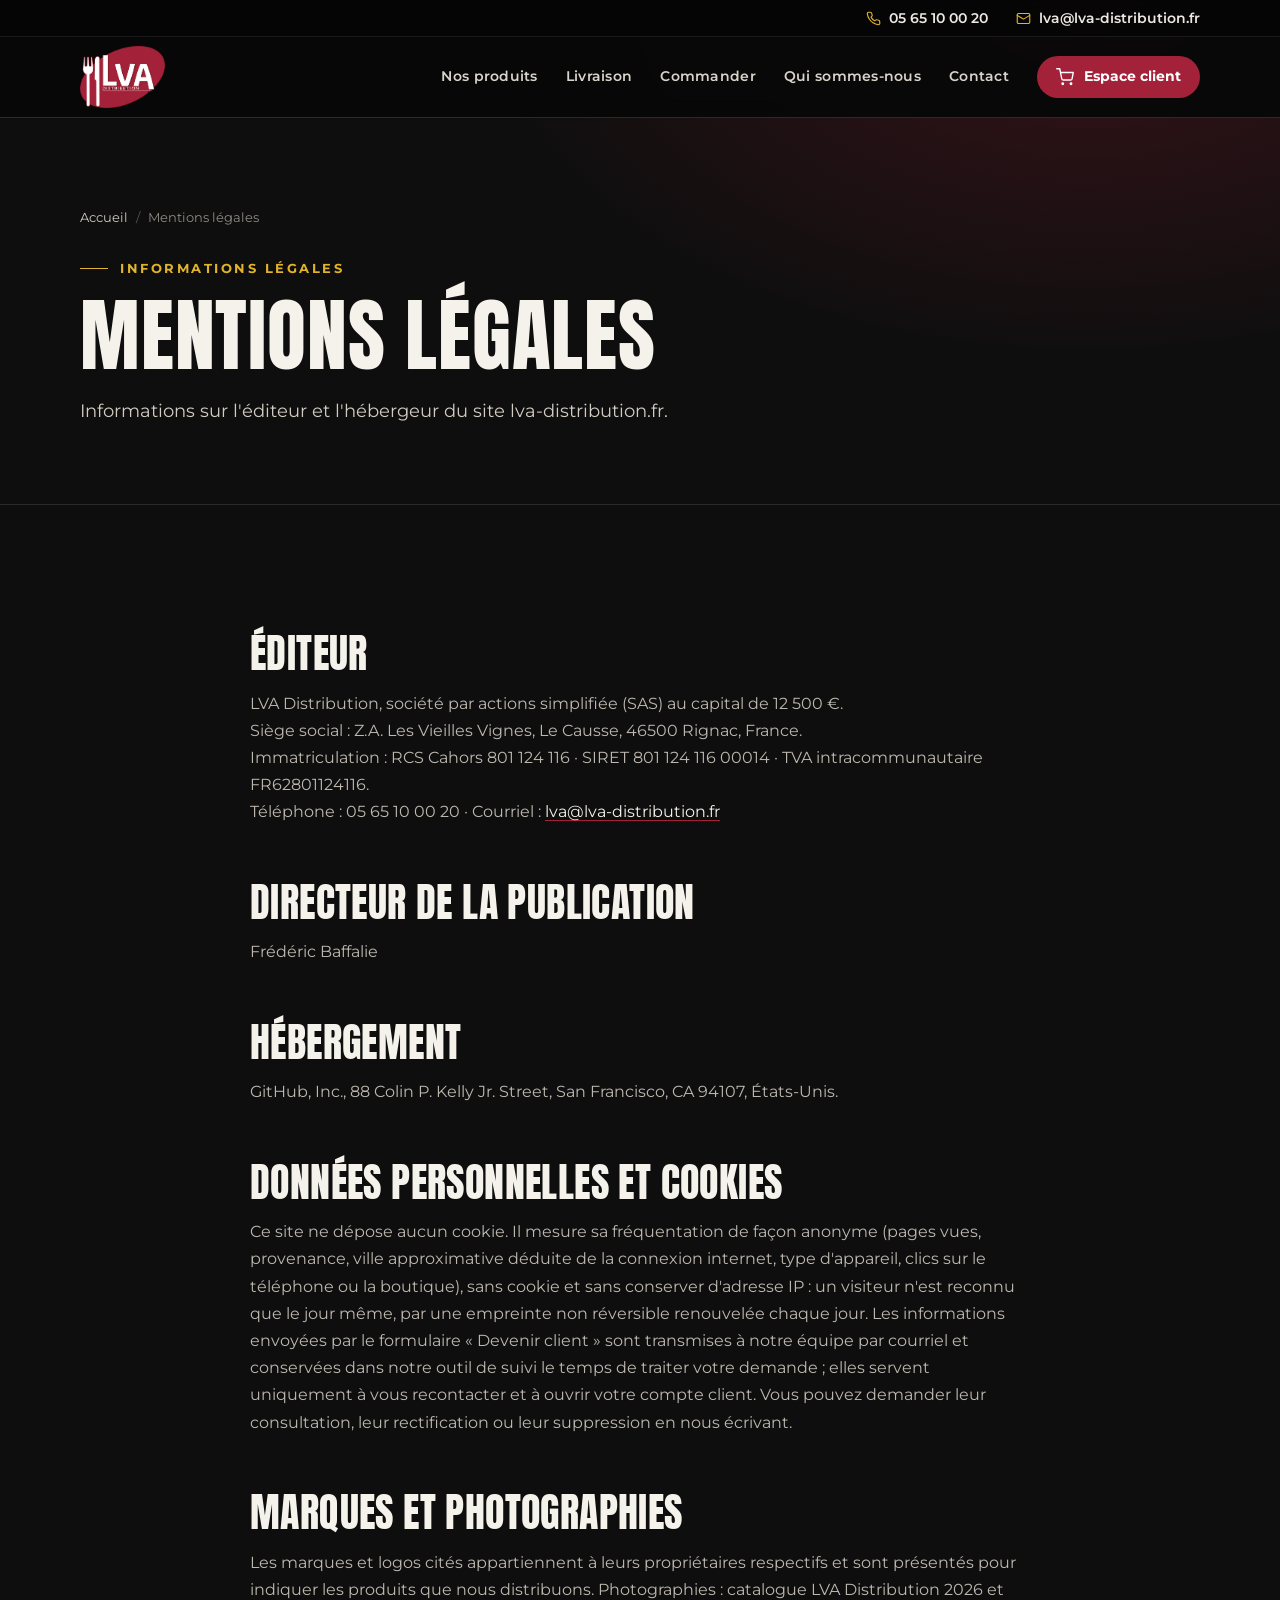
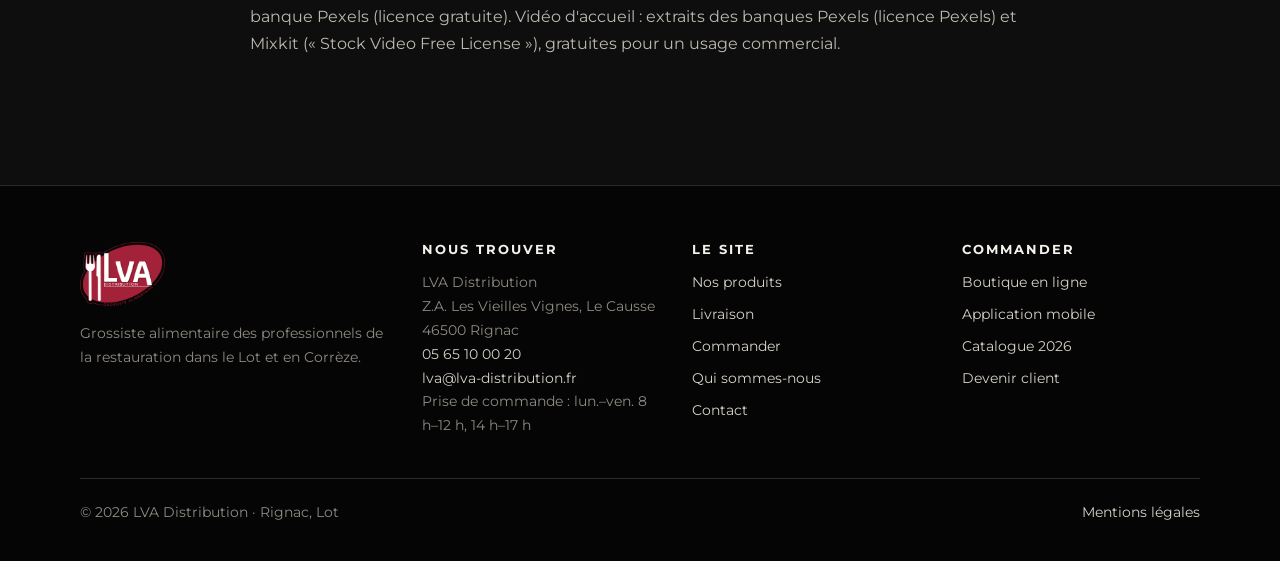
<file: docs/mentions-legales/index.html>
<!doctype html>
<html lang="fr">
<head>
<meta charset="utf-8">
<meta name="viewport" content="width=device-width, initial-scale=1">
<title>Mentions légales · LVA Distribution</title>
<meta name="description" content="Mentions légales du site de LVA Distribution, grossiste alimentaire à Rignac (Lot).">
<link rel="canonical" href="https://www.lva-distribution.fr/mentions-legales/">
<meta name="robots" content="index, follow, max-image-preview:large">
<meta name="theme-color" content="#0e0e0e">
<meta name="geo.region" content="FR-46">
<meta name="geo.placename" content="Rignac">
<meta name="geo.position" content="44.808;1.693">
<meta name="ICBM" content="44.808, 1.693">
<meta property="og:type" content="website">
<meta property="og:site_name" content="LVA Distribution">
<meta property="og:locale" content="fr_FR">
<meta property="og:title" content="Mentions légales · LVA Distribution">
<meta property="og:description" content="Mentions légales du site de LVA Distribution, grossiste alimentaire à Rignac (Lot).">
<meta property="og:url" content="https://www.lva-distribution.fr/mentions-legales/">
<meta property="og:image" content="https://www.lva-distribution.fr/assets/img/partage.jpg">
<meta property="og:image:width" content="1200">
<meta property="og:image:height" content="630">
<meta name="twitter:card" content="summary_large_image">
<link rel="icon" href="../assets/img/favicon-32.png" sizes="32x32" type="image/png">
<link rel="apple-touch-icon" href="../assets/img/apple-touch-icon.png">
<link rel="preload" href="../assets/fonts/anton-latin-400-normal.woff2" as="font" type="font/woff2" crossorigin>
<link rel="stylesheet" href="../assets/site.css?v=0bff5039">
<script>document.documentElement.classList.add('js')</script>
<script type="application/ld+json">{"@context":"https://schema.org","@graph":[{"@type":["WholesaleStore","Organization"],"@id":"https://www.lva-distribution.fr/#entreprise","name":"LVA Distribution","slogan":"Distributeur de saveurs","description":"Grossiste alimentaire pour les professionnels de la restauration et des métiers de bouche dans le Lot et en Corrèze : plus de 4 000 références en frais, surgelé et épicerie, livrées en camions frigorifiques.","url":"https://www.lva-distribution.fr/","logo":"https://www.lva-distribution.fr/assets/img/logo-lva.png","image":"https://www.lva-distribution.fr/assets/img/partage.jpg","telephone":"+33565100020","openingHoursSpecification":[{"@type":"OpeningHoursSpecification","dayOfWeek":["Monday","Tuesday","Wednesday","Thursday","Friday"],"opens":"08:00","closes":"12:00"},{"@type":"OpeningHoursSpecification","dayOfWeek":["Monday","Tuesday","Wednesday","Thursday","Friday"],"opens":"14:00","closes":"17:00"}],"address":{"@type":"PostalAddress","streetAddress":"Z.A. Les Vieilles Vignes, Le Causse","postalCode":"46500","addressLocality":"Rignac","addressRegion":"Occitanie","addressCountry":"FR"},"geo":{"@type":"GeoCoordinates","latitude":44.808,"longitude":1.693},"areaServed":[{"@type":"City","name":"Rocamadour"},{"@type":"City","name":"Gramat"},{"@type":"City","name":"Padirac"},{"@type":"City","name":"Alvignac"},{"@type":"City","name":"Lacave"},{"@type":"City","name":"Martel"},{"@type":"City","name":"Saint-Céré"},{"@type":"City","name":"Bretenoux"},{"@type":"City","name":"Biars-sur-Cère"},{"@type":"City","name":"Souillac"},{"@type":"City","name":"Figeac"},{"@type":"City","name":"Cahors"},{"@type":"City","name":"Brive-la-Gaillarde"},{"@type":"AdministrativeArea","name":"Lot"},{"@type":"AdministrativeArea","name":"Corrèze"}],"knowsAbout":["Viandes et volailles","Canard","Crèmerie et laits","Fromages","Charcuteries","Boulangerie et viennoiserie","Ingrédients boulangerie-pâtisserie","Matériel de cuisine et de pâtisserie","Plats cuisinés","Légumes et accompagnements","Desserts et glaces","Boissons","Épicerie, huiles et confitures","Emballages et hygiène"],"sameAs":["https://apps.apple.com/fr/app/lva-distribution/id6754167450","https://play.google.com/store/apps/details?id=fr.lva.ecommerce"],"potentialAction":{"@type":"OrderAction","target":"https://boutique.lva-distribution.fr/"},"email":"lva@lva-distribution.fr","vatID":"FR62801124116","taxID":"801124116"},{"@type":"WebSite","@id":"https://www.lva-distribution.fr/#site","url":"https://www.lva-distribution.fr/","name":"LVA Distribution","inLanguage":"fr-FR","publisher":{"@id":"https://www.lva-distribution.fr/#entreprise"}},{"@type":"WebPage","@id":"https://www.lva-distribution.fr/mentions-legales/#page","url":"https://www.lva-distribution.fr/mentions-legales/","name":"Mentions légales · LVA Distribution","description":"Mentions légales du site de LVA Distribution, grossiste alimentaire à Rignac (Lot).","inLanguage":"fr-FR","isPartOf":{"@id":"https://www.lva-distribution.fr/#site"},"about":{"@id":"https://www.lva-distribution.fr/#entreprise"},"dateModified":"2026-11-22"},{"@type":"BreadcrumbList","itemListElement":[{"@type":"ListItem","position":1,"name":"Accueil","item":"https://www.lva-distribution.fr/"},{"@type":"ListItem","position":2,"name":"Mentions légales","item":"https://www.lva-distribution.fr/mentions-legales/"}]}]}</script>
</head>
<body>
<svg width="0" height="0" style="position:absolute" aria-hidden="true">
  <symbol id="i-tel" viewBox="0 0 24 24"><path d="M22 16.9v3a2 2 0 0 1-2.2 2 19.8 19.8 0 0 1-8.6-3.1 19.5 19.5 0 0 1-6-6A19.8 19.8 0 0 1 2.1 4.2 2 2 0 0 1 4.1 2h3a2 2 0 0 1 2 1.7c.1.9.4 1.8.7 2.7a2 2 0 0 1-.5 2.1L8 9.8a16 16 0 0 0 6 6l1.3-1.3a2 2 0 0 1 2.1-.4c.9.3 1.8.6 2.7.7a2 2 0 0 1 1.7 2z"/></symbol>
  <symbol id="i-mail" viewBox="0 0 24 24"><rect x="2" y="4" width="20" height="16" rx="2"/><path d="m22 7-10 6L2 7"/></symbol>
  <symbol id="i-lieu" viewBox="0 0 24 24"><path d="M20 10c0 6-8 12-8 12s-8-6-8-12a8 8 0 0 1 16 0z"/><circle cx="12" cy="10" r="3"/></symbol>
  <symbol id="i-panier" viewBox="0 0 24 24"><circle cx="9" cy="21" r="1"/><circle cx="20" cy="21" r="1"/><path d="M1 1h4l2.7 13.4a2 2 0 0 0 2 1.6h9.7a2 2 0 0 0 2-1.6L23 6H6"/></symbol>
  <symbol id="i-fleche" viewBox="0 0 24 24"><path d="M5 12h14M13 6l6 6-6 6"/></symbol>
  <symbol id="i-livre" viewBox="0 0 24 24"><path d="M2 4h7a3 3 0 0 1 3 3v14a2 2 0 0 0-2-2H2zM22 4h-7a3 3 0 0 0-3 3v14a2 2 0 0 1 2-2h8z"/></symbol>
  <symbol id="i-camion" viewBox="0 0 24 24"><path d="M1 4h14v11H1zM15 8h4l3 3v4h-7z"/><circle cx="5.5" cy="18" r="2"/><circle cx="18.5" cy="18" r="2"/></symbol>
  <symbol id="i-menu" viewBox="0 0 24 24"><path d="M3 6h18M3 12h18M3 18h18"/></symbol>
  <symbol id="i-croix" viewBox="0 0 24 24"><path d="M18 6 6 18M6 6l12 12"/></symbol>
  <symbol id="i-resto" viewBox="0 0 24 24"><path d="M3 2v7a3 3 0 0 0 3 3v10M9 2v7a3 3 0 0 1-3 3M6 2v7M18 22V2c-2.5 1-4 3.5-4 7v4h4"/></symbol>
  <symbol id="i-hotel" viewBox="0 0 24 24"><path d="M2 20V8M22 20v-6a3 3 0 0 0-3-3H10v6M2 17h20"/><circle cx="6" cy="12" r="2"/></symbol>
  <symbol id="i-cafe" viewBox="0 0 24 24"><path d="M17 8h1a4 4 0 0 1 0 8h-1M3 8h14v9a4 4 0 0 1-4 4H7a4 4 0 0 1-4-4zM6 2v3M10 2v3M14 2v3"/></symbol>
  <symbol id="i-pain" viewBox="0 0 24 24"><path d="M5 11a4 4 0 0 1 0-8h14a4 4 0 0 1 0 8v9a1 1 0 0 1-1 1H6a1 1 0 0 1-1-1z"/><path d="M9 3v4M15 3v4"/></symbol>
  <symbol id="i-ecole" viewBox="0 0 24 24"><path d="M3 21h18M5 21V10l7-5 7 5v11M10 21v-6h4v6"/></symbol>
  <symbol id="i-toque" viewBox="0 0 24 24"><path d="M6 14a4 4 0 0 1-.6-8 5 5 0 0 1 9.2-1.6A4 4 0 1 1 18 14M6 14h12v6H6z"/></symbol>
  <symbol id="i-apple" viewBox="0 0 24 24"><path d="M16.4 12.6c0-2.4 2-3.6 2.1-3.6-1.1-1.7-2.9-1.9-3.5-1.9-1.5-.2-2.9.9-3.7.9-.8 0-1.9-.9-3.2-.8-1.6 0-3.1 1-4 2.4-1.7 3-.4 7.3 1.2 9.7.8 1.2 1.8 2.5 3 2.4 1.2 0 1.7-.8 3.2-.8s1.9.8 3.2.8c1.3 0 2.2-1.2 3-2.4.9-1.4 1.3-2.7 1.3-2.8 0 0-2.6-1-2.6-3.9zM14 5.5c.7-.8 1.1-1.9 1-3-1 0-2.1.7-2.8 1.5-.6.7-1.2 1.8-1 2.9 1 .1 2.1-.6 2.8-1.4z"/></symbol>
  <symbol id="i-play" viewBox="0 0 24 24"><path d="M4 2.6v18.8c0 .4.4.7.8.5L21 12.5c.4-.2.4-.8 0-1L4.8 2.1c-.4-.2-.8.1-.8.5z"/></symbol>
</svg>
<a class="masque" href="#contenu">Aller au contenu</a>
<header class="entete toujours" id="entete">
  <div class="contact-haut"><div class="cadre">
    <a href="tel:+33565100020"><svg class="ic"><use href="#i-tel"/></svg>05 65 10 00 20</a>
    <a href="mailto:lva@lva-distribution.fr"><svg class="ic"><use href="#i-mail"/></svg>lva@lva-distribution.fr</a>
  </div></div>
  <div class="cadre barre">
    <a class="marque" href="../" aria-label="LVA Distribution, accueil"><img src="../assets/img/logo-lva-entete.png" alt="LVA Distribution, grossiste alimentaire" width="450" height="329"></a>
    <button class="burger" type="button" aria-expanded="false" aria-controls="nav" aria-label="Ouvrir le menu"><svg class="ic"><use href="#i-menu"/></svg></button>
    <nav class="nav" id="nav" aria-label="Menu principal">
      <a href="../produits/">Nos produits</a><a href="../livraison/">Livraison</a><a href="../commander/">Commander</a><a href="../qui-sommes-nous/">Qui sommes-nous</a><a href="../contact/">Contact</a>
      <div class="nav-mobile">
        <a class="btn btn-rouge" href="https://boutique.lva-distribution.fr/" rel="noopener">Espace client</a>
        <a class="btn btn-ligne" href="tel:+33565100020">05 65 10 00 20</a>
      </div>
    </nav>
    <a class="btn btn-rouge" href="https://boutique.lva-distribution.fr/" rel="noopener"><svg class="ic"><use href="#i-panier"/></svg>Espace client</a>
  </div>
</header>
<main id="contenu">

<section class="tete-page"><div class="cadre">
<nav class="ariane" aria-label="Fil d'Ariane"><ol><li><a href="../">Accueil</a></li><li aria-current="page">Mentions légales</li></ol></nav>
<span class="surtitre">Informations légales</span>
<h1 class="titre">Mentions légales</h1>
<p class="chapo">Informations sur l'éditeur et l'hébergeur du site lva-distribution.fr.</p>
</div></section>
<section class="section"><div class="cadre etroit prose">
<h2 class="titre">Éditeur</h2>
<p>LVA Distribution, société par actions simplifiée (SAS) au capital de 12 500 €.<br>Siège social : Z.A. Les Vieilles Vignes, Le Causse, 46500 Rignac, France.<br>Immatriculation : RCS Cahors 801 124 116 · SIRET 801 124 116 00014 · TVA intracommunautaire FR62801124116.<br>Téléphone : 05 65 10 00 20 · Courriel : <a href="mailto:lva@lva-distribution.fr">lva@lva-distribution.fr</a></p>
<h2 class="titre">Directeur de la publication</h2>
<p>Frédéric Baffalie</p>
<h2 class="titre">Hébergement</h2>
<p>GitHub, Inc., 88 Colin P. Kelly Jr. Street, San Francisco, CA 94107, États-Unis.</p>
<h2 class="titre">Données personnelles et cookies</h2>
<p>Ce site ne dépose aucun cookie. Il mesure sa fréquentation de façon anonyme (pages vues, provenance, ville approximative déduite de la connexion internet, type d'appareil, clics sur le téléphone ou la boutique), sans cookie et sans conserver d'adresse IP : un visiteur n'est reconnu que le jour même, par une empreinte non réversible renouvelée chaque jour. Les informations envoyées par le formulaire « Devenir client » sont transmises à notre équipe par courriel et conservées dans notre outil de suivi le temps de traiter votre demande ; elles servent uniquement à vous recontacter et à ouvrir votre compte client. Vous pouvez demander leur consultation, leur rectification ou leur suppression en nous écrivant.</p>
<h2 class="titre">Marques et photographies</h2>
<p>Les marques et logos cités appartiennent à leurs propriétaires respectifs et sont présentés pour indiquer les produits que nous distribuons. Photographies : catalogue LVA Distribution 2026 et banque Pexels (licence gratuite). Vidéo d'accueil : extraits des banques Pexels (licence Pexels) et Mixkit (« Stock Video Free License »), gratuites pour un usage commercial.</p>
</div></section>

</main>
<footer class="pied">
  <div class="cadre">
    <div class="pied-grille">
      <div>
        <a href="../"><img src="../assets/img/logo-lva.png" alt="LVA Distribution" width="480" height="363" loading="lazy"></a>
        <p>Grossiste alimentaire des professionnels de la restauration dans le Lot et en Corrèze.</p>
      </div>
      <div>
        <h2>Nous trouver</h2>
        <address>LVA Distribution<br>Z.A. Les Vieilles Vignes, Le Causse<br>46500 Rignac<br><a href="tel:+33565100020">05 65 10 00 20</a><br><a href="mailto:lva@lva-distribution.fr">lva@lva-distribution.fr</a><br>Prise de commande : lun.–ven. 8 h–12 h, 14 h–17 h</address>
      </div>
      <div>
        <h2>Le site</h2>
        <ul><li><a href="../produits/">Nos produits</a></li><li><a href="../livraison/">Livraison</a></li><li><a href="../commander/">Commander</a></li><li><a href="../qui-sommes-nous/">Qui sommes-nous</a></li><li><a href="../contact/">Contact</a></li></ul>
      </div>
      <div>
        <h2>Commander</h2>
        <ul><li><a href="https://boutique.lva-distribution.fr/" rel="noopener">Boutique en ligne</a></li><li><a href="https://onelink.to/w3tu83" rel="noopener">Application mobile</a></li><li><a href="https://lva-catalogue.lva-distribution.workers.dev/" rel="noopener">Catalogue 2026</a></li><li><a href="../contact/">Devenir client</a></li></ul>
      </div>
    </div>
    <div class="bas">
      <span>© <span id="annee">2026</span> LVA Distribution · Rignac, Lot</span>
      <a href="../mentions-legales/">Mentions légales</a>
    </div>
  </div>
</footer>
<script src="../assets/site.js?v=0bff5039" defer></script>
</body>
</html>
</file>
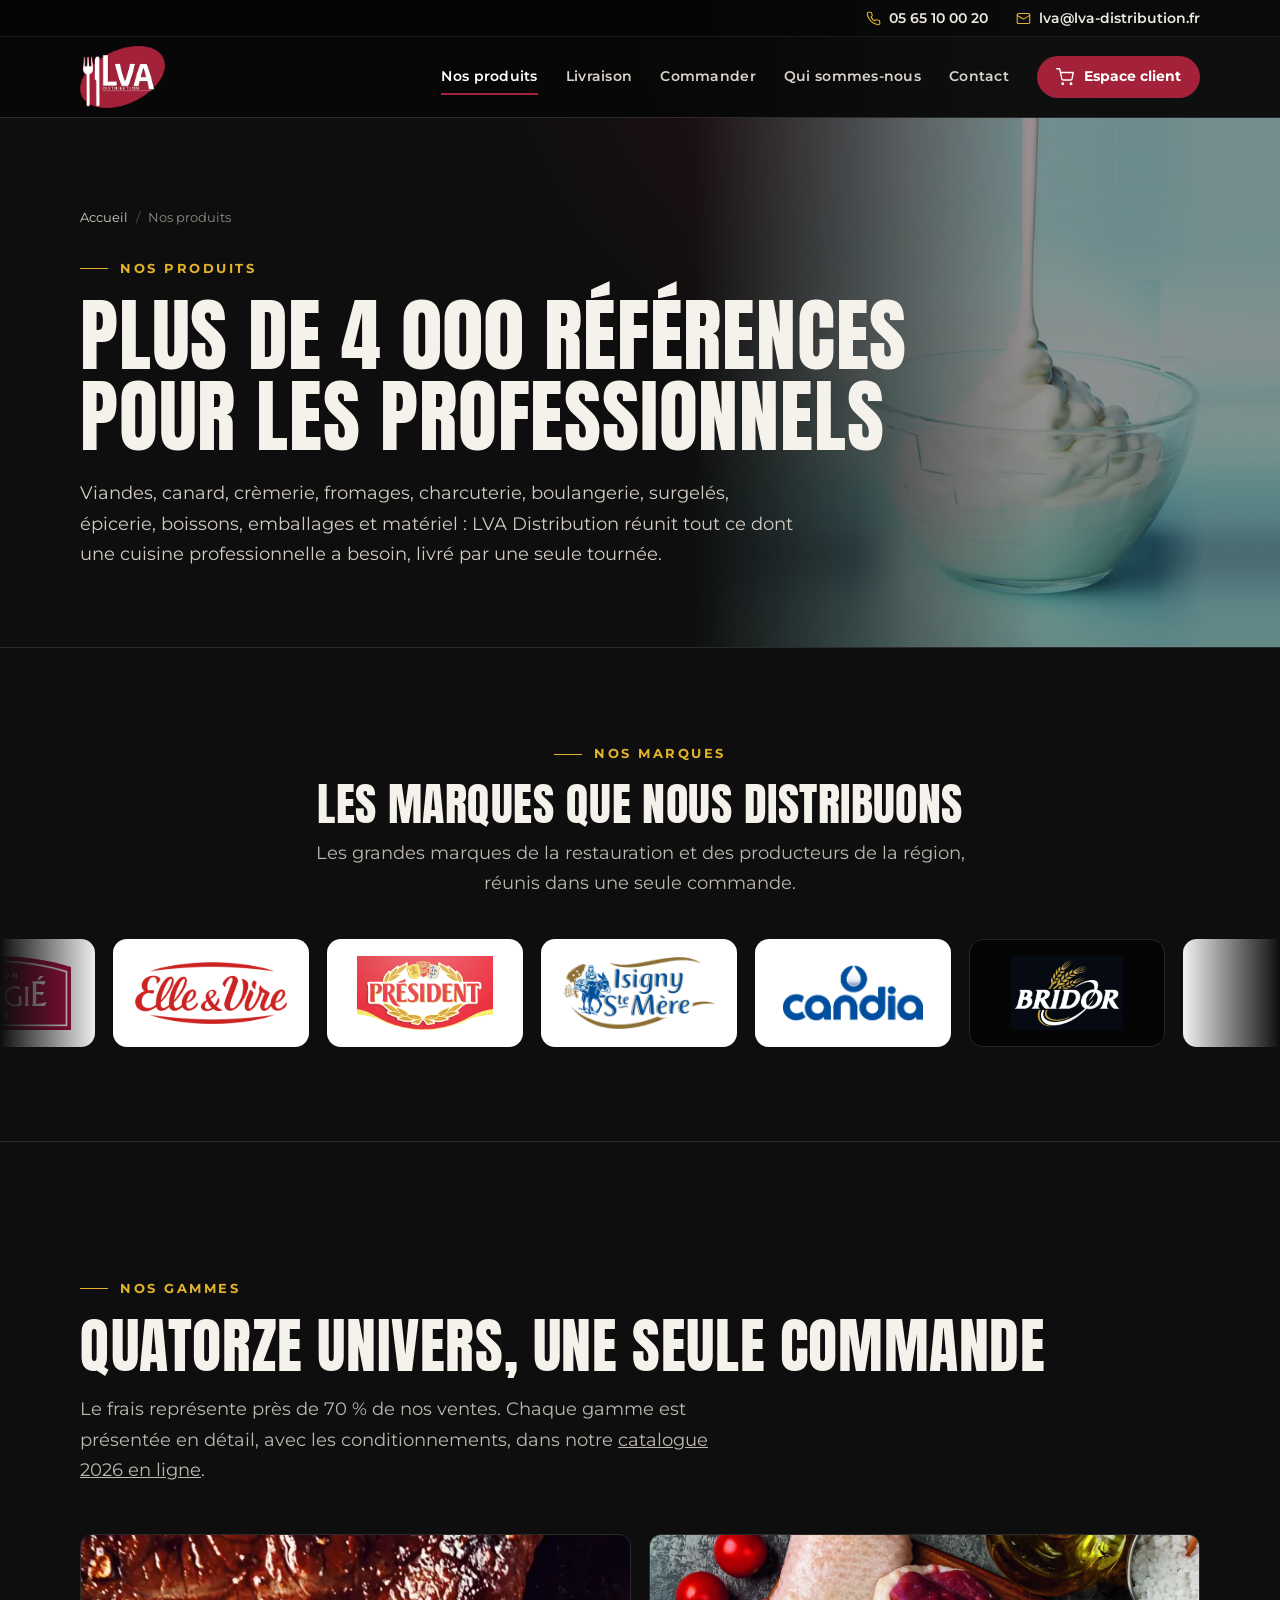
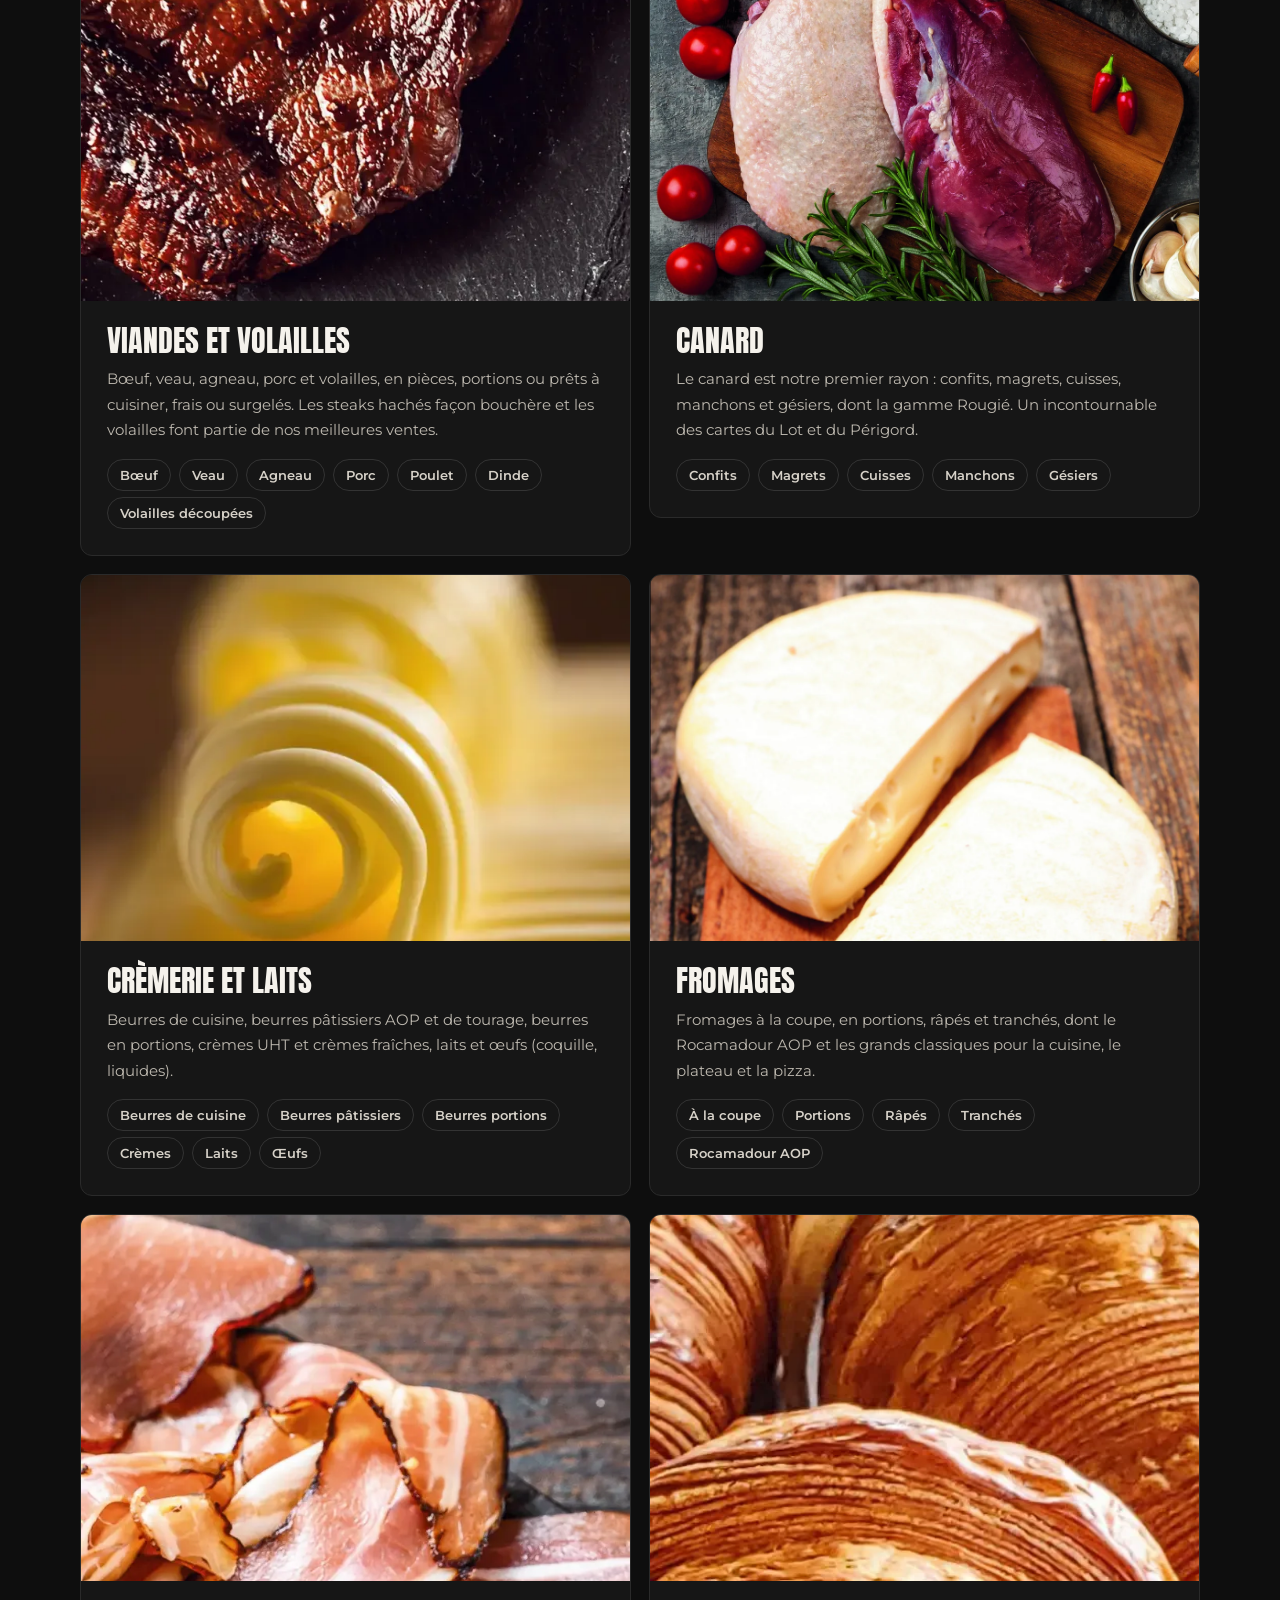
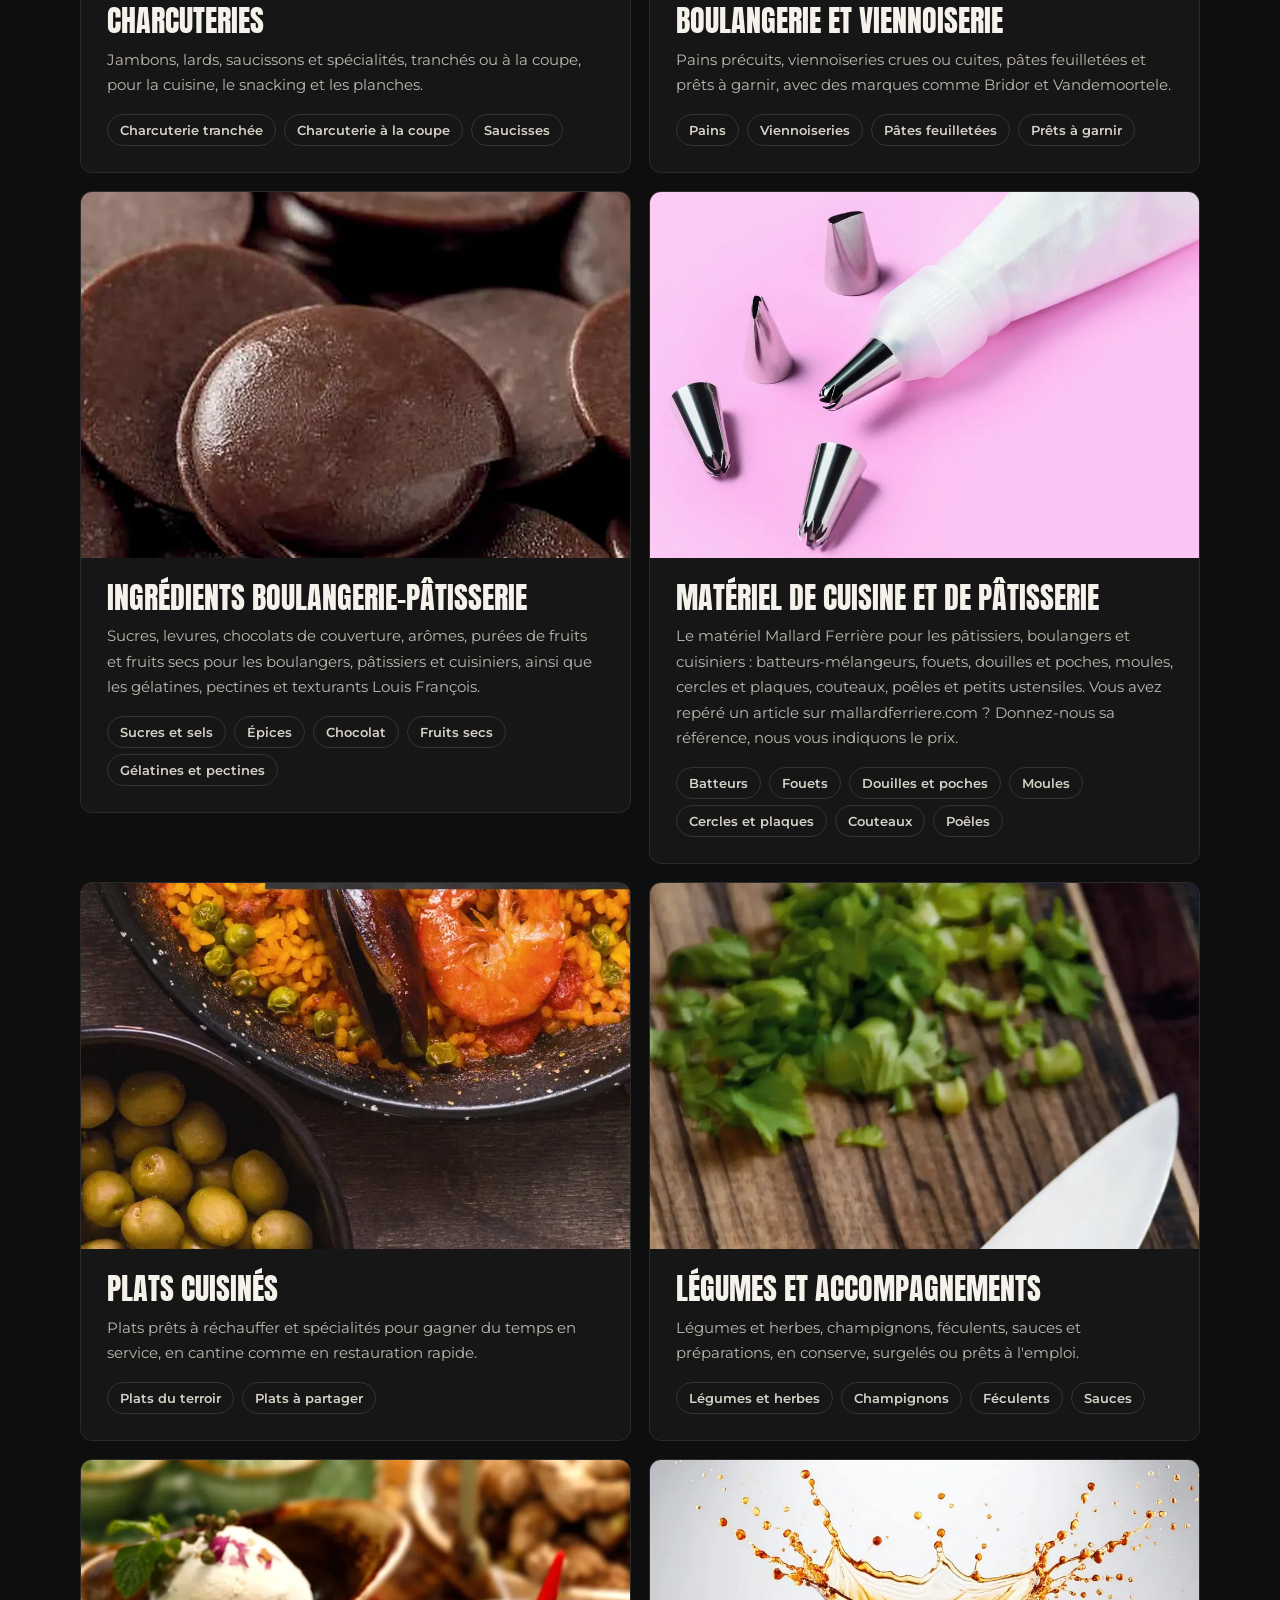
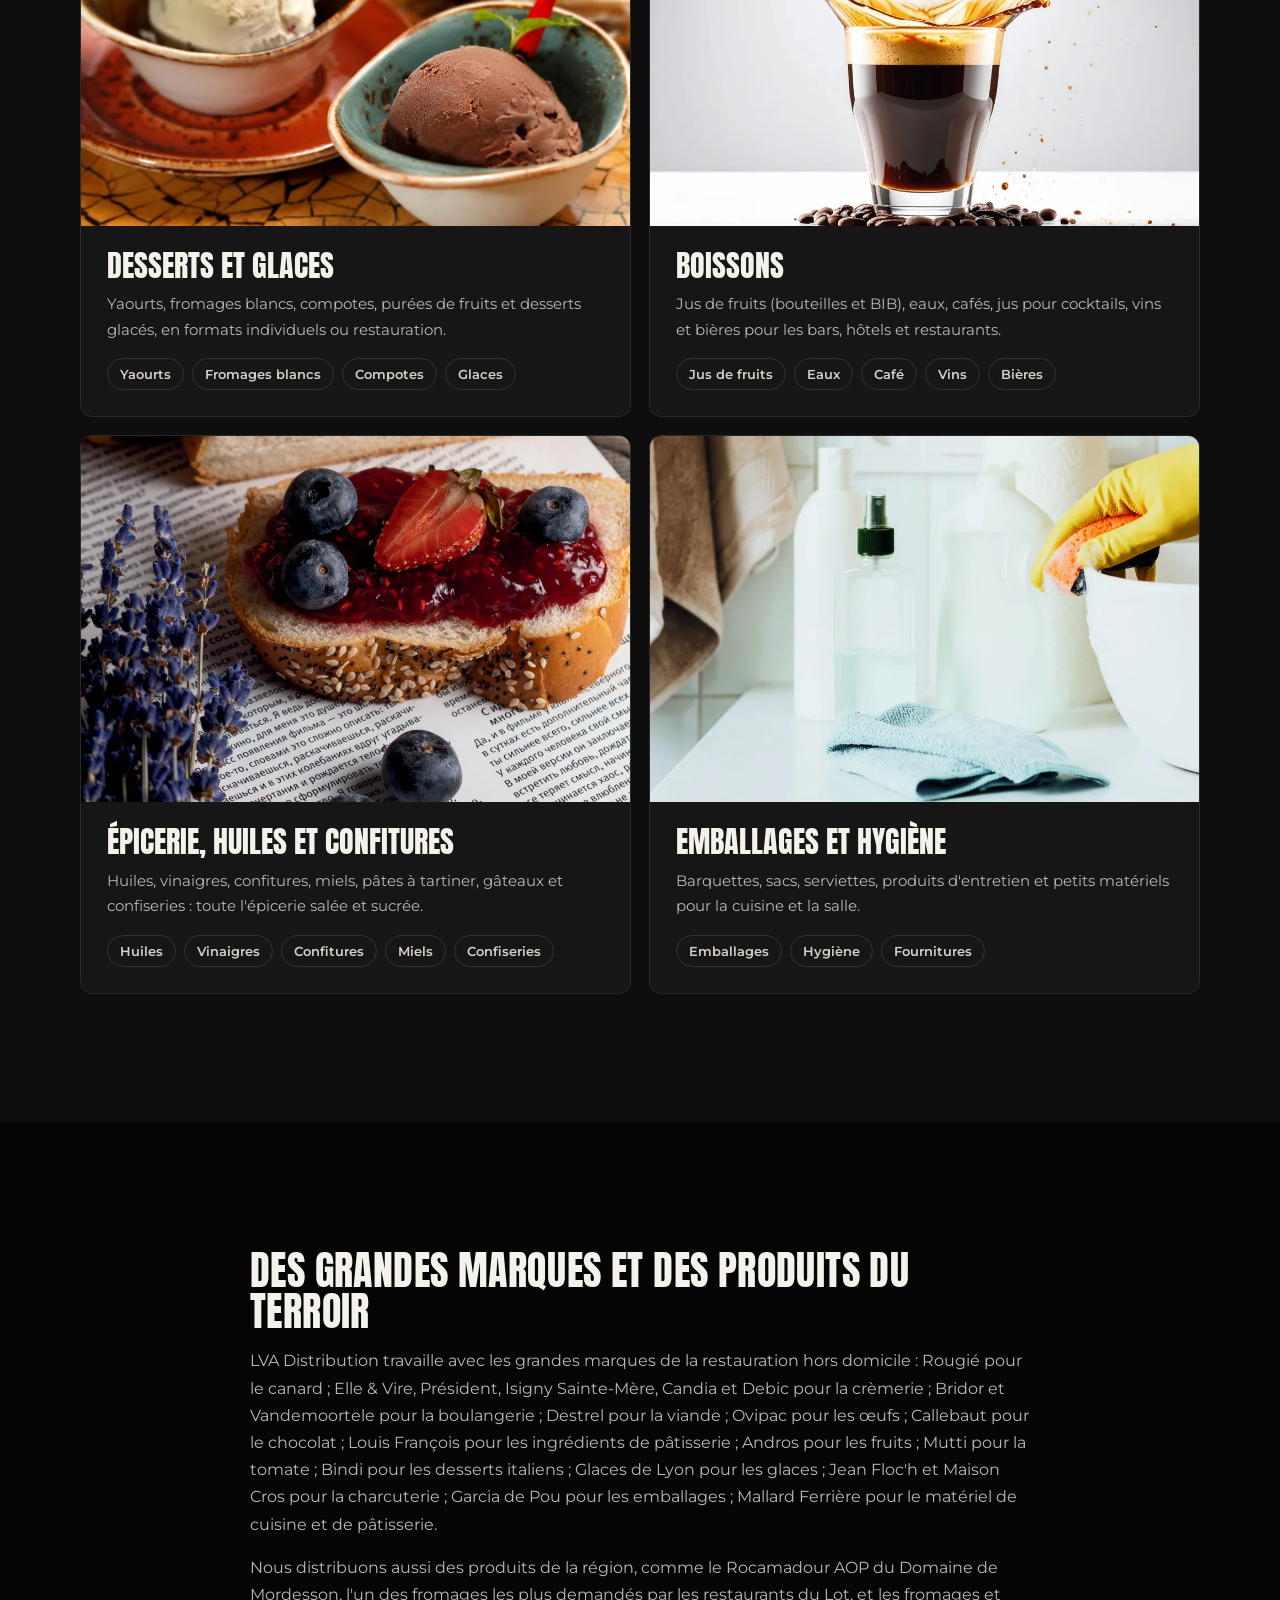
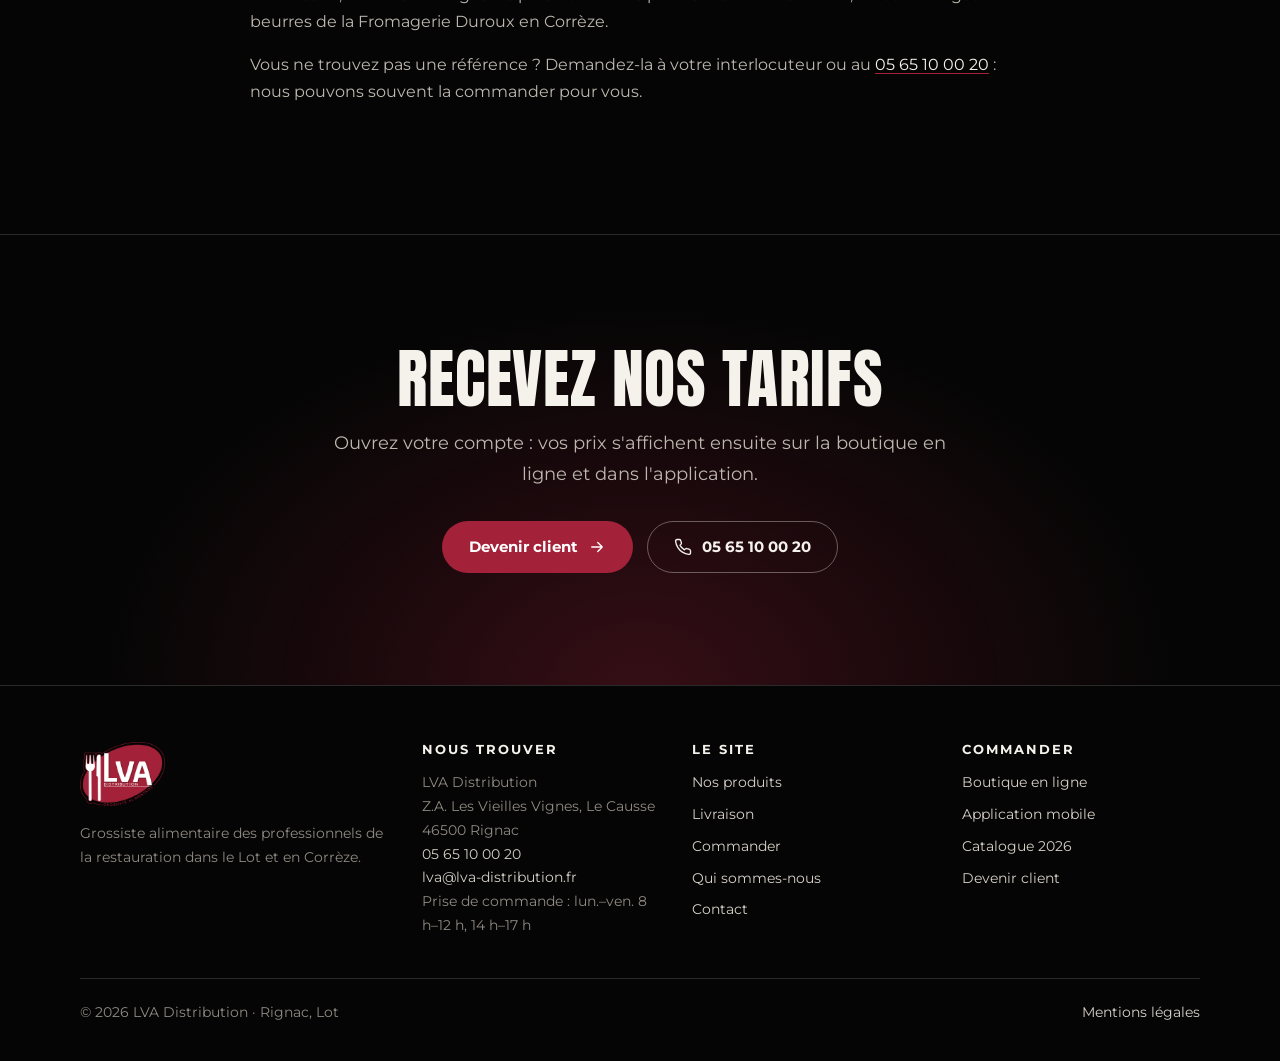
<file: docs/produits/index.html>
<!doctype html>
<html lang="fr">
<head>
<meta charset="utf-8">
<meta name="viewport" content="width=device-width, initial-scale=1">
<title>Nos produits : frais, surgelé, épicerie · LVA Distribution</title>
<meta name="description" content="Viandes, canard, crèmerie, fromages, charcuterie, boulangerie, surgelés, boissons, emballages : plus de 4 000 références livrées dans le Lot et en Corrèze.">
<link rel="canonical" href="https://www.lva-distribution.fr/produits/">
<meta name="robots" content="index, follow, max-image-preview:large">
<meta name="theme-color" content="#0e0e0e">
<meta name="geo.region" content="FR-46">
<meta name="geo.placename" content="Rignac">
<meta name="geo.position" content="44.808;1.693">
<meta name="ICBM" content="44.808, 1.693">
<meta property="og:type" content="website">
<meta property="og:site_name" content="LVA Distribution">
<meta property="og:locale" content="fr_FR">
<meta property="og:title" content="Nos produits : frais, surgelé, épicerie · LVA Distribution">
<meta property="og:description" content="Viandes, canard, crèmerie, fromages, charcuterie, boulangerie, surgelés, boissons, emballages : plus de 4 000 références livrées dans le Lot et en Corrèze.">
<meta property="og:url" content="https://www.lva-distribution.fr/produits/">
<meta property="og:image" content="https://www.lva-distribution.fr/assets/img/partage.jpg">
<meta property="og:image:width" content="1200">
<meta property="og:image:height" content="630">
<meta name="twitter:card" content="summary_large_image">
<link rel="icon" href="../assets/img/favicon-32.png" sizes="32x32" type="image/png">
<link rel="apple-touch-icon" href="../assets/img/apple-touch-icon.png">
<link rel="preload" href="../assets/fonts/anton-latin-400-normal.woff2" as="font" type="font/woff2" crossorigin>
<link rel="stylesheet" href="../assets/site.css?v=0bff5039">
<script>document.documentElement.classList.add('js')</script>
<script type="application/ld+json">{"@context":"https://schema.org","@graph":[{"@type":["WholesaleStore","Organization"],"@id":"https://www.lva-distribution.fr/#entreprise","name":"LVA Distribution","slogan":"Distributeur de saveurs","description":"Grossiste alimentaire pour les professionnels de la restauration et des métiers de bouche dans le Lot et en Corrèze : plus de 4 000 références en frais, surgelé et épicerie, livrées en camions frigorifiques.","url":"https://www.lva-distribution.fr/","logo":"https://www.lva-distribution.fr/assets/img/logo-lva.png","image":"https://www.lva-distribution.fr/assets/img/partage.jpg","telephone":"+33565100020","openingHoursSpecification":[{"@type":"OpeningHoursSpecification","dayOfWeek":["Monday","Tuesday","Wednesday","Thursday","Friday"],"opens":"08:00","closes":"12:00"},{"@type":"OpeningHoursSpecification","dayOfWeek":["Monday","Tuesday","Wednesday","Thursday","Friday"],"opens":"14:00","closes":"17:00"}],"address":{"@type":"PostalAddress","streetAddress":"Z.A. Les Vieilles Vignes, Le Causse","postalCode":"46500","addressLocality":"Rignac","addressRegion":"Occitanie","addressCountry":"FR"},"geo":{"@type":"GeoCoordinates","latitude":44.808,"longitude":1.693},"areaServed":[{"@type":"City","name":"Rocamadour"},{"@type":"City","name":"Gramat"},{"@type":"City","name":"Padirac"},{"@type":"City","name":"Alvignac"},{"@type":"City","name":"Lacave"},{"@type":"City","name":"Martel"},{"@type":"City","name":"Saint-Céré"},{"@type":"City","name":"Bretenoux"},{"@type":"City","name":"Biars-sur-Cère"},{"@type":"City","name":"Souillac"},{"@type":"City","name":"Figeac"},{"@type":"City","name":"Cahors"},{"@type":"City","name":"Brive-la-Gaillarde"},{"@type":"AdministrativeArea","name":"Lot"},{"@type":"AdministrativeArea","name":"Corrèze"}],"knowsAbout":["Viandes et volailles","Canard","Crèmerie et laits","Fromages","Charcuteries","Boulangerie et viennoiserie","Ingrédients boulangerie-pâtisserie","Matériel de cuisine et de pâtisserie","Plats cuisinés","Légumes et accompagnements","Desserts et glaces","Boissons","Épicerie, huiles et confitures","Emballages et hygiène"],"sameAs":["https://apps.apple.com/fr/app/lva-distribution/id6754167450","https://play.google.com/store/apps/details?id=fr.lva.ecommerce"],"potentialAction":{"@type":"OrderAction","target":"https://boutique.lva-distribution.fr/"},"email":"lva@lva-distribution.fr","vatID":"FR62801124116","taxID":"801124116"},{"@type":"WebSite","@id":"https://www.lva-distribution.fr/#site","url":"https://www.lva-distribution.fr/","name":"LVA Distribution","inLanguage":"fr-FR","publisher":{"@id":"https://www.lva-distribution.fr/#entreprise"}},{"@type":"WebPage","@id":"https://www.lva-distribution.fr/produits/#page","url":"https://www.lva-distribution.fr/produits/","name":"Nos produits : frais, surgelé, épicerie · LVA Distribution","description":"Viandes, canard, crèmerie, fromages, charcuterie, boulangerie, surgelés, boissons, emballages : plus de 4 000 références livrées dans le Lot et en Corrèze.","inLanguage":"fr-FR","isPartOf":{"@id":"https://www.lva-distribution.fr/#site"},"about":{"@id":"https://www.lva-distribution.fr/#entreprise"},"dateModified":"2026-11-22"},{"@type":"BreadcrumbList","itemListElement":[{"@type":"ListItem","position":1,"name":"Accueil","item":"https://www.lva-distribution.fr/"},{"@type":"ListItem","position":2,"name":"Nos produits","item":"https://www.lva-distribution.fr/produits/"}]},{"@type":"OfferCatalog","name":"Gammes LVA Distribution","itemListElement":[{"@type":"OfferCatalog","name":"Viandes et volailles","description":"Bœuf, veau, agneau, porc et volailles, en pièces, portions ou prêts à cuisiner, frais ou surgelés. Les steaks hachés façon bouchère et les volailles font partie de nos meilleures ventes."},{"@type":"OfferCatalog","name":"Canard","description":"Le canard est notre premier rayon : confits, magrets, cuisses, manchons et gésiers, dont la gamme Rougié. Un incontournable des cartes du Lot et du Périgord."},{"@type":"OfferCatalog","name":"Crèmerie et laits","description":"Beurres de cuisine, beurres pâtissiers AOP et de tourage, beurres en portions, crèmes UHT et crèmes fraîches, laits et œufs (coquille, liquides)."},{"@type":"OfferCatalog","name":"Fromages","description":"Fromages à la coupe, en portions, râpés et tranchés, dont le Rocamadour AOP et les grands classiques pour la cuisine, le plateau et la pizza."},{"@type":"OfferCatalog","name":"Charcuteries","description":"Jambons, lards, saucissons et spécialités, tranchés ou à la coupe, pour la cuisine, le snacking et les planches."},{"@type":"OfferCatalog","name":"Boulangerie et viennoiserie","description":"Pains précuits, viennoiseries crues ou cuites, pâtes feuilletées et prêts à garnir, avec des marques comme Bridor et Vandemoortele."},{"@type":"OfferCatalog","name":"Ingrédients boulangerie-pâtisserie","description":"Sucres, levures, chocolats de couverture, arômes, purées de fruits et fruits secs pour les boulangers, pâtissiers et cuisiniers, ainsi que les gélatines, pectines et texturants Louis François."},{"@type":"OfferCatalog","name":"Matériel de cuisine et de pâtisserie","description":"Le matériel Mallard Ferrière pour les pâtissiers, boulangers et cuisiniers : batteurs-mélangeurs, fouets, douilles et poches, moules, cercles et plaques, couteaux, poêles et petits ustensiles. Vous avez repéré un article sur mallardferriere.com ? Donnez-nous sa référence, nous vous indiquons le prix."},{"@type":"OfferCatalog","name":"Plats cuisinés","description":"Plats prêts à réchauffer et spécialités pour gagner du temps en service, en cantine comme en restauration rapide."},{"@type":"OfferCatalog","name":"Légumes et accompagnements","description":"Légumes et herbes, champignons, féculents, sauces et préparations, en conserve, surgelés ou prêts à l'emploi."},{"@type":"OfferCatalog","name":"Desserts et glaces","description":"Yaourts, fromages blancs, compotes, purées de fruits et desserts glacés, en formats individuels ou restauration."},{"@type":"OfferCatalog","name":"Boissons","description":"Jus de fruits (bouteilles et BIB), eaux, cafés, jus pour cocktails, vins et bières pour les bars, hôtels et restaurants."},{"@type":"OfferCatalog","name":"Épicerie, huiles et confitures","description":"Huiles, vinaigres, confitures, miels, pâtes à tartiner, gâteaux et confiseries : toute l'épicerie salée et sucrée."},{"@type":"OfferCatalog","name":"Emballages et hygiène","description":"Barquettes, sacs, serviettes, produits d'entretien et petits matériels pour la cuisine et la salle."}]}]}</script>
</head>
<body>
<svg width="0" height="0" style="position:absolute" aria-hidden="true">
  <symbol id="i-tel" viewBox="0 0 24 24"><path d="M22 16.9v3a2 2 0 0 1-2.2 2 19.8 19.8 0 0 1-8.6-3.1 19.5 19.5 0 0 1-6-6A19.8 19.8 0 0 1 2.1 4.2 2 2 0 0 1 4.1 2h3a2 2 0 0 1 2 1.7c.1.9.4 1.8.7 2.7a2 2 0 0 1-.5 2.1L8 9.8a16 16 0 0 0 6 6l1.3-1.3a2 2 0 0 1 2.1-.4c.9.3 1.8.6 2.7.7a2 2 0 0 1 1.7 2z"/></symbol>
  <symbol id="i-mail" viewBox="0 0 24 24"><rect x="2" y="4" width="20" height="16" rx="2"/><path d="m22 7-10 6L2 7"/></symbol>
  <symbol id="i-lieu" viewBox="0 0 24 24"><path d="M20 10c0 6-8 12-8 12s-8-6-8-12a8 8 0 0 1 16 0z"/><circle cx="12" cy="10" r="3"/></symbol>
  <symbol id="i-panier" viewBox="0 0 24 24"><circle cx="9" cy="21" r="1"/><circle cx="20" cy="21" r="1"/><path d="M1 1h4l2.7 13.4a2 2 0 0 0 2 1.6h9.7a2 2 0 0 0 2-1.6L23 6H6"/></symbol>
  <symbol id="i-fleche" viewBox="0 0 24 24"><path d="M5 12h14M13 6l6 6-6 6"/></symbol>
  <symbol id="i-livre" viewBox="0 0 24 24"><path d="M2 4h7a3 3 0 0 1 3 3v14a2 2 0 0 0-2-2H2zM22 4h-7a3 3 0 0 0-3 3v14a2 2 0 0 1 2-2h8z"/></symbol>
  <symbol id="i-camion" viewBox="0 0 24 24"><path d="M1 4h14v11H1zM15 8h4l3 3v4h-7z"/><circle cx="5.5" cy="18" r="2"/><circle cx="18.5" cy="18" r="2"/></symbol>
  <symbol id="i-menu" viewBox="0 0 24 24"><path d="M3 6h18M3 12h18M3 18h18"/></symbol>
  <symbol id="i-croix" viewBox="0 0 24 24"><path d="M18 6 6 18M6 6l12 12"/></symbol>
  <symbol id="i-resto" viewBox="0 0 24 24"><path d="M3 2v7a3 3 0 0 0 3 3v10M9 2v7a3 3 0 0 1-3 3M6 2v7M18 22V2c-2.5 1-4 3.5-4 7v4h4"/></symbol>
  <symbol id="i-hotel" viewBox="0 0 24 24"><path d="M2 20V8M22 20v-6a3 3 0 0 0-3-3H10v6M2 17h20"/><circle cx="6" cy="12" r="2"/></symbol>
  <symbol id="i-cafe" viewBox="0 0 24 24"><path d="M17 8h1a4 4 0 0 1 0 8h-1M3 8h14v9a4 4 0 0 1-4 4H7a4 4 0 0 1-4-4zM6 2v3M10 2v3M14 2v3"/></symbol>
  <symbol id="i-pain" viewBox="0 0 24 24"><path d="M5 11a4 4 0 0 1 0-8h14a4 4 0 0 1 0 8v9a1 1 0 0 1-1 1H6a1 1 0 0 1-1-1z"/><path d="M9 3v4M15 3v4"/></symbol>
  <symbol id="i-ecole" viewBox="0 0 24 24"><path d="M3 21h18M5 21V10l7-5 7 5v11M10 21v-6h4v6"/></symbol>
  <symbol id="i-toque" viewBox="0 0 24 24"><path d="M6 14a4 4 0 0 1-.6-8 5 5 0 0 1 9.2-1.6A4 4 0 1 1 18 14M6 14h12v6H6z"/></symbol>
  <symbol id="i-apple" viewBox="0 0 24 24"><path d="M16.4 12.6c0-2.4 2-3.6 2.1-3.6-1.1-1.7-2.9-1.9-3.5-1.9-1.5-.2-2.9.9-3.7.9-.8 0-1.9-.9-3.2-.8-1.6 0-3.1 1-4 2.4-1.7 3-.4 7.3 1.2 9.7.8 1.2 1.8 2.5 3 2.4 1.2 0 1.7-.8 3.2-.8s1.9.8 3.2.8c1.3 0 2.2-1.2 3-2.4.9-1.4 1.3-2.7 1.3-2.8 0 0-2.6-1-2.6-3.9zM14 5.5c.7-.8 1.1-1.9 1-3-1 0-2.1.7-2.8 1.5-.6.7-1.2 1.8-1 2.9 1 .1 2.1-.6 2.8-1.4z"/></symbol>
  <symbol id="i-play" viewBox="0 0 24 24"><path d="M4 2.6v18.8c0 .4.4.7.8.5L21 12.5c.4-.2.4-.8 0-1L4.8 2.1c-.4-.2-.8.1-.8.5z"/></symbol>
</svg>
<a class="masque" href="#contenu">Aller au contenu</a>
<header class="entete toujours" id="entete">
  <div class="contact-haut"><div class="cadre">
    <a href="tel:+33565100020"><svg class="ic"><use href="#i-tel"/></svg>05 65 10 00 20</a>
    <a href="mailto:lva@lva-distribution.fr"><svg class="ic"><use href="#i-mail"/></svg>lva@lva-distribution.fr</a>
  </div></div>
  <div class="cadre barre">
    <a class="marque" href="../" aria-label="LVA Distribution, accueil"><img src="../assets/img/logo-lva-entete.png" alt="LVA Distribution, grossiste alimentaire" width="450" height="329"></a>
    <button class="burger" type="button" aria-expanded="false" aria-controls="nav" aria-label="Ouvrir le menu"><svg class="ic"><use href="#i-menu"/></svg></button>
    <nav class="nav" id="nav" aria-label="Menu principal">
      <a href="../produits/" aria-current="page">Nos produits</a><a href="../livraison/">Livraison</a><a href="../commander/">Commander</a><a href="../qui-sommes-nous/">Qui sommes-nous</a><a href="../contact/">Contact</a>
      <div class="nav-mobile">
        <a class="btn btn-rouge" href="https://boutique.lva-distribution.fr/" rel="noopener">Espace client</a>
        <a class="btn btn-ligne" href="tel:+33565100020">05 65 10 00 20</a>
      </div>
    </nav>
    <a class="btn btn-rouge" href="https://boutique.lva-distribution.fr/" rel="noopener"><svg class="ic"><use href="#i-panier"/></svg>Espace client</a>
  </div>
</header>
<main id="contenu">

<section class="tete-page avec-photo" style="--photo:url('../assets/img/univers/hero-creme.webp')"><div class="cadre">
<nav class="ariane" aria-label="Fil d'Ariane"><ol><li><a href="../">Accueil</a></li><li aria-current="page">Nos produits</li></ol></nav>
<span class="surtitre">Nos produits</span>
<h1 class="titre">Plus de 4 000 références pour les professionnels</h1>
<p class="chapo">Viandes, canard, crèmerie, fromages, charcuterie, boulangerie, surgelés, épicerie, boissons, emballages et matériel : LVA Distribution réunit tout ce dont une cuisine professionnelle a besoin, livré par une seule tournée.</p>
</div></section>
<section class="marques" aria-labelledby="titre-marques">
  <div class="cadre tete"><span class="surtitre">Nos marques</span><h2 class="titre" id="titre-marques">Les marques que nous distribuons</h2>
  <p class="chapo">Les grandes marques de la restauration et des producteurs de la région, réunis dans une seule commande.</p></div>
  <div class="marques-fenetre"><div class="marques-piste"><div class="logo-marque"><img src="../assets/img/marques/rougie.svg" alt="Rougié" loading="lazy" width="192" height="96"></div><div class="logo-marque"><img src="../assets/img/marques/elle-et-vire.webp" alt="Elle &amp; Vire" loading="lazy" width="395" height="160"></div><div class="logo-marque"><img src="../assets/img/marques/president.png" alt="Président" loading="lazy" width="210" height="115"></div><div class="logo-marque"><img src="../assets/img/marques/isigny-sainte-mere.webp" alt="Isigny Sainte-Mère" loading="lazy" width="336" height="160"></div><div class="logo-marque"><img src="../assets/img/marques/candia.png" alt="Candia" loading="lazy" width="285" height="150"></div><div class="logo-marque sombre"><img src="../assets/img/marques/bridor.jpg" alt="Bridor" loading="lazy" width="1337" height="882"></div><div class="logo-marque"><img src="../assets/img/marques/vandemoortele.png" alt="Vandemoortele" loading="lazy" width="600" height="137"></div><div class="logo-marque"><img src="../assets/img/marques/debic.svg" alt="Debic" loading="lazy" width="474" height="263"></div><div class="logo-marque"><img src="../assets/img/marques/callebaut.svg" alt="Callebaut" loading="lazy" width="110" height="56"></div><div class="logo-marque"><img src="../assets/img/marques/andros.png" alt="Andros" loading="lazy" width="120" height="120"></div><div class="logo-marque"><img src="../assets/img/marques/jean-floch.webp" alt="Jean Floc&#x27;h" loading="lazy" width="225" height="160"></div><div class="logo-marque"><img src="../assets/img/marques/louis-francois.svg" alt="Louis François" loading="lazy" width="709" height="316"></div><div class="logo-marque large"><img src="../assets/img/marques/mallard-ferriere.png" alt="Mallard Ferrière" loading="lazy" width="700" height="63"></div><div class="logo-marque"><img src="../assets/img/marques/maison-cros.png" alt="Maison Cros" loading="lazy" width="198" height="87"></div><div class="logo-marque large"><img src="../assets/img/marques/garcia-de-pou.svg" alt="Garcia de Pou" loading="lazy" width="275" height="38"></div><div class="logo-marque"><img src="../assets/img/marques/glaces-de-lyon.webp" alt="Glaces de Lyon" loading="lazy" width="600" height="415"></div><div class="logo-marque"><img src="../assets/img/marques/mutti.webp" alt="Mutti" loading="lazy" width="500" height="319"></div><div class="logo-marque"><img src="../assets/img/marques/duroux.webp" alt="Fromagerie Duroux" loading="lazy" width="600" height="134"></div><div class="logo-marque"><img src="../assets/img/marques/mordesson.jpg" alt="Domaine de Mordesson" loading="lazy" width="600" height="293"></div><div class="logo-marque"><img src="../assets/img/marques/bindi.png" alt="Bindi" loading="lazy" width="600" height="255"></div><div class="logo-marque"><img src="../assets/img/marques/le-5-stagioni.svg" alt="Le 5 Stagioni" loading="lazy" width="203" height="117"></div><div class="logo-marque"><span class="mot">Destrel</span></div><div class="logo-marque"><span class="mot">Ovipac</span></div><div class="logo-marque" aria-hidden="true"><img src="../assets/img/marques/rougie.svg" alt="" loading="lazy" width="192" height="96"></div><div class="logo-marque" aria-hidden="true"><img src="../assets/img/marques/elle-et-vire.webp" alt="" loading="lazy" width="395" height="160"></div><div class="logo-marque" aria-hidden="true"><img src="../assets/img/marques/president.png" alt="" loading="lazy" width="210" height="115"></div><div class="logo-marque" aria-hidden="true"><img src="../assets/img/marques/isigny-sainte-mere.webp" alt="" loading="lazy" width="336" height="160"></div><div class="logo-marque" aria-hidden="true"><img src="../assets/img/marques/candia.png" alt="" loading="lazy" width="285" height="150"></div><div class="logo-marque sombre" aria-hidden="true"><img src="../assets/img/marques/bridor.jpg" alt="" loading="lazy" width="1337" height="882"></div><div class="logo-marque" aria-hidden="true"><img src="../assets/img/marques/vandemoortele.png" alt="" loading="lazy" width="600" height="137"></div><div class="logo-marque" aria-hidden="true"><img src="../assets/img/marques/debic.svg" alt="" loading="lazy" width="474" height="263"></div><div class="logo-marque" aria-hidden="true"><img src="../assets/img/marques/callebaut.svg" alt="" loading="lazy" width="110" height="56"></div><div class="logo-marque" aria-hidden="true"><img src="../assets/img/marques/andros.png" alt="" loading="lazy" width="120" height="120"></div><div class="logo-marque" aria-hidden="true"><img src="../assets/img/marques/jean-floch.webp" alt="" loading="lazy" width="225" height="160"></div><div class="logo-marque" aria-hidden="true"><img src="../assets/img/marques/louis-francois.svg" alt="" loading="lazy" width="709" height="316"></div><div class="logo-marque large" aria-hidden="true"><img src="../assets/img/marques/mallard-ferriere.png" alt="" loading="lazy" width="700" height="63"></div><div class="logo-marque" aria-hidden="true"><img src="../assets/img/marques/maison-cros.png" alt="" loading="lazy" width="198" height="87"></div><div class="logo-marque large" aria-hidden="true"><img src="../assets/img/marques/garcia-de-pou.svg" alt="" loading="lazy" width="275" height="38"></div><div class="logo-marque" aria-hidden="true"><img src="../assets/img/marques/glaces-de-lyon.webp" alt="" loading="lazy" width="600" height="415"></div><div class="logo-marque" aria-hidden="true"><img src="../assets/img/marques/mutti.webp" alt="" loading="lazy" width="500" height="319"></div><div class="logo-marque" aria-hidden="true"><img src="../assets/img/marques/duroux.webp" alt="" loading="lazy" width="600" height="134"></div><div class="logo-marque" aria-hidden="true"><img src="../assets/img/marques/mordesson.jpg" alt="" loading="lazy" width="600" height="293"></div><div class="logo-marque" aria-hidden="true"><img src="../assets/img/marques/bindi.png" alt="" loading="lazy" width="600" height="255"></div><div class="logo-marque" aria-hidden="true"><img src="../assets/img/marques/le-5-stagioni.svg" alt="" loading="lazy" width="203" height="117"></div><div class="logo-marque" aria-hidden="true"><span class="mot">Destrel</span></div><div class="logo-marque" aria-hidden="true"><span class="mot">Ovipac</span></div></div></div>
</section>
<section class="section">
  <div class="cadre">
    <span class="surtitre">Nos gammes</span>
    <h2 class="titre">Quatorze univers, une seule commande</h2>
    <p class="chapo">Le frais représente près de 70 % de nos ventes. Chaque gamme est présentée en détail, avec les conditionnements, dans notre <a href="https://lva-catalogue.lva-distribution.workers.dev/" rel="noopener">catalogue 2026 en ligne</a>.</p>
    <div class="gammes"><article class="gamme"><div class="visuel"><img src="../assets/img/viandes.webp" alt="Viandes et volailles chez LVA Distribution" loading="lazy" width="700" height="700" style="object-position:50% 35%"></div><div class="corps"><h2>Viandes et volailles</h2><p>Bœuf, veau, agneau, porc et volailles, en pièces, portions ou prêts à cuisiner, frais ou surgelés. Les steaks hachés façon bouchère et les volailles font partie de nos meilleures ventes.</p><ul><li>Bœuf</li><li>Veau</li><li>Agneau</li><li>Porc</li><li>Poulet</li><li>Dinde</li><li>Volailles découpées</li></ul></div></article><article class="gamme"><div class="visuel"><img src="../assets/img/univers/canard-magret.webp" alt="Canard chez LVA Distribution" loading="lazy" width="1200" height="800"></div><div class="corps"><h2>Canard</h2><p>Le canard est notre premier rayon : confits, magrets, cuisses, manchons et gésiers, dont la gamme Rougié. Un incontournable des cartes du Lot et du Périgord.</p><ul><li>Confits</li><li>Magrets</li><li>Cuisses</li><li>Manchons</li><li>Gésiers</li></ul></div></article><article class="gamme"><div class="visuel"><img src="../assets/img/univers/cremerie.webp" alt="Crèmerie et laits chez LVA Distribution" loading="lazy" width="591" height="520" style="object-position:50% 55%"></div><div class="corps"><h2>Crèmerie et laits</h2><p>Beurres de cuisine, beurres pâtissiers AOP et de tourage, beurres en portions, crèmes UHT et crèmes fraîches, laits et œufs (coquille, liquides).</p><ul><li>Beurres de cuisine</li><li>Beurres pâtissiers</li><li>Beurres portions</li><li>Crèmes</li><li>Laits</li><li>Œufs</li></ul></div></article><article class="gamme"><div class="visuel"><img src="../assets/img/univers/fromages-tomme.webp" alt="Fromages chez LVA Distribution" loading="lazy" width="1200" height="800"></div><div class="corps"><h2>Fromages</h2><p>Fromages à la coupe, en portions, râpés et tranchés, dont le Rocamadour AOP et les grands classiques pour la cuisine, le plateau et la pizza.</p><ul><li>À la coupe</li><li>Portions</li><li>Râpés</li><li>Tranchés</li><li>Rocamadour AOP</li></ul></div></article><article class="gamme"><div class="visuel"><img src="../assets/img/charcuteries.webp" alt="Charcuteries chez LVA Distribution" loading="lazy" width="700" height="700" style="object-position:50% 60%"></div><div class="corps"><h2>Charcuteries</h2><p>Jambons, lards, saucissons et spécialités, tranchés ou à la coupe, pour la cuisine, le snacking et les planches.</p><ul><li>Charcuterie tranchée</li><li>Charcuterie à la coupe</li><li>Saucisses</li></ul></div></article><article class="gamme"><div class="visuel"><img src="../assets/img/boulangerie.webp" alt="Boulangerie et viennoiserie chez LVA Distribution" loading="lazy" width="540" height="465"></div><div class="corps"><h2>Boulangerie et viennoiserie</h2><p>Pains précuits, viennoiseries crues ou cuites, pâtes feuilletées et prêts à garnir, avec des marques comme Bridor et Vandemoortele.</p><ul><li>Pains</li><li>Viennoiseries</li><li>Pâtes feuilletées</li><li>Prêts à garnir</li></ul></div></article><article class="gamme"><div class="visuel"><img src="../assets/img/univers/ingredients-pistoles.webp" alt="Ingrédients boulangerie-pâtisserie chez LVA Distribution" loading="lazy" width="690" height="460"></div><div class="corps"><h2>Ingrédients boulangerie-pâtisserie</h2><p>Sucres, levures, chocolats de couverture, arômes, purées de fruits et fruits secs pour les boulangers, pâtissiers et cuisiniers, ainsi que les gélatines, pectines et texturants Louis François.</p><ul><li>Sucres et sels</li><li>Épices</li><li>Chocolat</li><li>Fruits secs</li><li>Gélatines et pectines</li></ul></div></article><article class="gamme"><div class="visuel"><img src="../assets/img/univers/materiel-douilles.webp" alt="Matériel de cuisine et de pâtisserie chez LVA Distribution" loading="lazy" width="1000" height="667"></div><div class="corps"><h2>Matériel de cuisine et de pâtisserie</h2><p>Le matériel Mallard Ferrière pour les pâtissiers, boulangers et cuisiniers : batteurs-mélangeurs, fouets, douilles et poches, moules, cercles et plaques, couteaux, poêles et petits ustensiles. Vous avez repéré un article sur mallardferriere.com ? Donnez-nous sa référence, nous vous indiquons le prix.</p><ul><li>Batteurs</li><li>Fouets</li><li>Douilles et poches</li><li>Moules</li><li>Cercles et plaques</li><li>Couteaux</li><li>Poêles</li></ul></div></article><article class="gamme"><div class="visuel"><img src="../assets/img/univers/plats.webp" alt="Plats cuisinés chez LVA Distribution" loading="lazy" width="900" height="540"></div><div class="corps"><h2>Plats cuisinés</h2><p>Plats prêts à réchauffer et spécialités pour gagner du temps en service, en cantine comme en restauration rapide.</p><ul><li>Plats du terroir</li><li>Plats à partager</li></ul></div></article><article class="gamme"><div class="visuel"><img src="../assets/img/univers/accompagnements.webp" alt="Légumes et accompagnements chez LVA Distribution" loading="lazy" width="900" height="566"></div><div class="corps"><h2>Légumes et accompagnements</h2><p>Légumes et herbes, champignons, féculents, sauces et préparations, en conserve, surgelés ou prêts à l&#x27;emploi.</p><ul><li>Légumes et herbes</li><li>Champignons</li><li>Féculents</li><li>Sauces</li></ul></div></article><article class="gamme"><div class="visuel"><img src="../assets/img/univers/desserts-glaces.webp" alt="Desserts et glaces chez LVA Distribution" loading="lazy" width="1000" height="667"></div><div class="corps"><h2>Desserts et glaces</h2><p>Yaourts, fromages blancs, compotes, purées de fruits et desserts glacés, en formats individuels ou restauration.</p><ul><li>Yaourts</li><li>Fromages blancs</li><li>Compotes</li><li>Glaces</li></ul></div></article><article class="gamme"><div class="visuel"><img src="../assets/img/univers/boissons-cafe.webp" alt="Boissons chez LVA Distribution" loading="lazy" width="1000" height="667"></div><div class="corps"><h2>Boissons</h2><p>Jus de fruits (bouteilles et BIB), eaux, cafés, jus pour cocktails, vins et bières pour les bars, hôtels et restaurants.</p><ul><li>Jus de fruits</li><li>Eaux</li><li>Café</li><li>Vins</li><li>Bières</li></ul></div></article><article class="gamme"><div class="visuel"><img src="../assets/img/univers/epicerie-confiture.webp" alt="Épicerie, huiles et confitures chez LVA Distribution" loading="lazy" width="995" height="663"></div><div class="corps"><h2>Épicerie, huiles et confitures</h2><p>Huiles, vinaigres, confitures, miels, pâtes à tartiner, gâteaux et confiseries : toute l&#x27;épicerie salée et sucrée.</p><ul><li>Huiles</li><li>Vinaigres</li><li>Confitures</li><li>Miels</li><li>Confiseries</li></ul></div></article><article class="gamme"><div class="visuel"><img src="../assets/img/univers/hygiene-entretien.webp" alt="Emballages et hygiène chez LVA Distribution" loading="lazy" width="1000" height="667"></div><div class="corps"><h2>Emballages et hygiène</h2><p>Barquettes, sacs, serviettes, produits d&#x27;entretien et petits matériels pour la cuisine et la salle.</p><ul><li>Emballages</li><li>Hygiène</li><li>Fournitures</li></ul></div></article></div>
  </div>
</section>
<section class="section section-fonce">
  <div class="cadre etroit prose">
    <h2 class="titre">Des grandes marques et des produits du terroir</h2>
    <p>LVA Distribution travaille avec les grandes marques de la restauration hors domicile : Rougié pour le canard ; Elle &amp; Vire, Président, Isigny Sainte-Mère, Candia et Debic pour la crèmerie ; Bridor et Vandemoortele pour la boulangerie ; Destrel pour la viande ; Ovipac pour les œufs ; Callebaut pour le chocolat ; Louis François pour les ingrédients de pâtisserie ; Andros pour les fruits ; Mutti pour la tomate ; Bindi pour les desserts italiens ; Glaces de Lyon pour les glaces ; Jean Floc'h et Maison Cros pour la charcuterie ; Garcia de Pou pour les emballages ; Mallard Ferrière pour le matériel de cuisine et de pâtisserie.</p>
    <p>Nous distribuons aussi des produits de la région, comme le Rocamadour AOP du Domaine de Mordesson, l'un des fromages les plus demandés par les restaurants du Lot, et les fromages et beurres de la Fromagerie Duroux en Corrèze.</p>
    <p>Vous ne trouvez pas une référence ? Demandez-la à votre interlocuteur ou au <a href="tel:+33565100020">05 65 10 00 20</a> : nous pouvons souvent la commander pour vous.</p>
  </div>
</section>
<section class="appel"><div class="cadre"><h2 class="titre">Recevez nos tarifs</h2><p class="chapo">Ouvrez votre compte : vos prix s&#x27;affichent ensuite sur la boutique en ligne et dans l&#x27;application.</p>
<div class="actions"><a class="btn btn-rouge" href="../contact/">Devenir client <svg class="ic"><use href="#i-fleche"/></svg></a><a class="btn btn-ligne" href="tel:+33565100020"><svg class="ic"><use href="#i-tel"/></svg>05 65 10 00 20</a></div></div></section>

</main>
<footer class="pied">
  <div class="cadre">
    <div class="pied-grille">
      <div>
        <a href="../"><img src="../assets/img/logo-lva.png" alt="LVA Distribution" width="480" height="363" loading="lazy"></a>
        <p>Grossiste alimentaire des professionnels de la restauration dans le Lot et en Corrèze.</p>
      </div>
      <div>
        <h2>Nous trouver</h2>
        <address>LVA Distribution<br>Z.A. Les Vieilles Vignes, Le Causse<br>46500 Rignac<br><a href="tel:+33565100020">05 65 10 00 20</a><br><a href="mailto:lva@lva-distribution.fr">lva@lva-distribution.fr</a><br>Prise de commande : lun.–ven. 8 h–12 h, 14 h–17 h</address>
      </div>
      <div>
        <h2>Le site</h2>
        <ul><li><a href="../produits/">Nos produits</a></li><li><a href="../livraison/">Livraison</a></li><li><a href="../commander/">Commander</a></li><li><a href="../qui-sommes-nous/">Qui sommes-nous</a></li><li><a href="../contact/">Contact</a></li></ul>
      </div>
      <div>
        <h2>Commander</h2>
        <ul><li><a href="https://boutique.lva-distribution.fr/" rel="noopener">Boutique en ligne</a></li><li><a href="https://onelink.to/w3tu83" rel="noopener">Application mobile</a></li><li><a href="https://lva-catalogue.lva-distribution.workers.dev/" rel="noopener">Catalogue 2026</a></li><li><a href="../contact/">Devenir client</a></li></ul>
      </div>
    </div>
    <div class="bas">
      <span>© <span id="annee">2026</span> LVA Distribution · Rignac, Lot</span>
      <a href="../mentions-legales/">Mentions légales</a>
    </div>
  </div>
</footer>
<script src="../assets/site.js?v=0bff5039" defer></script>
</body>
</html>
</file>
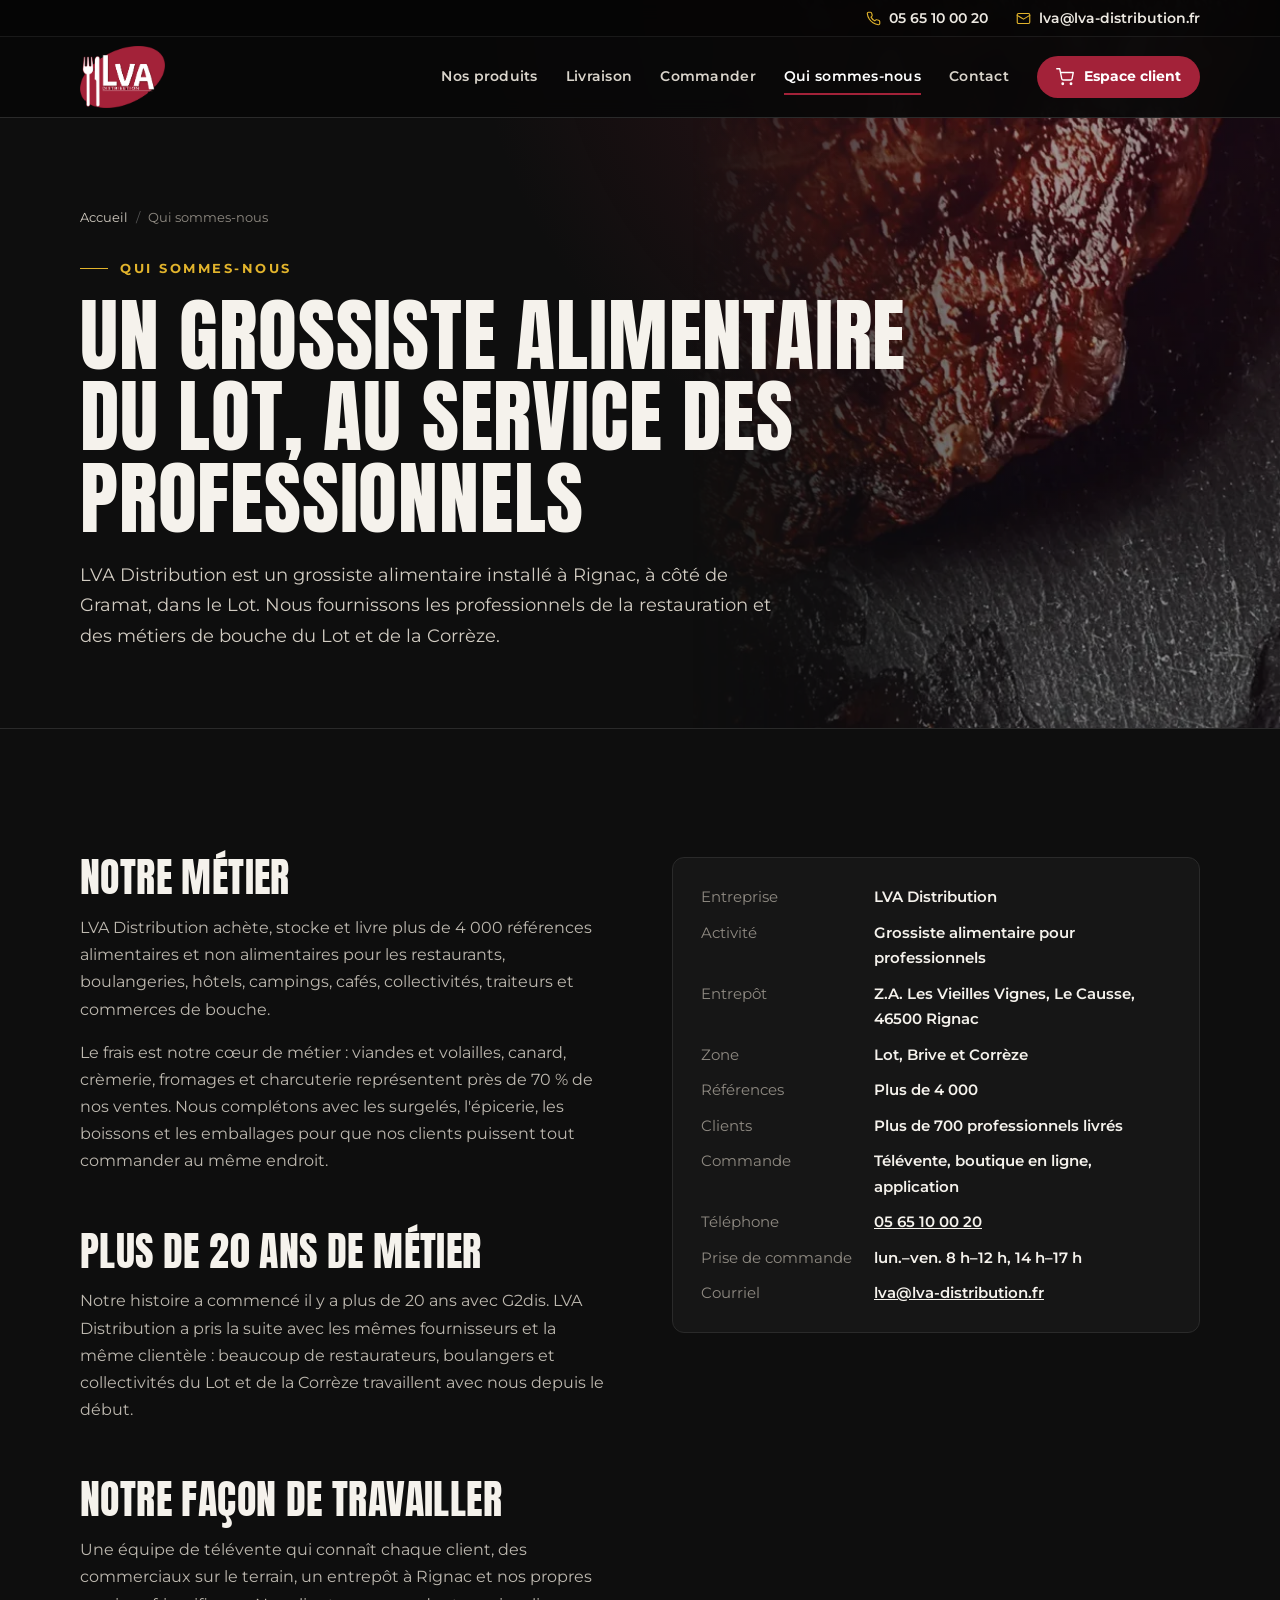
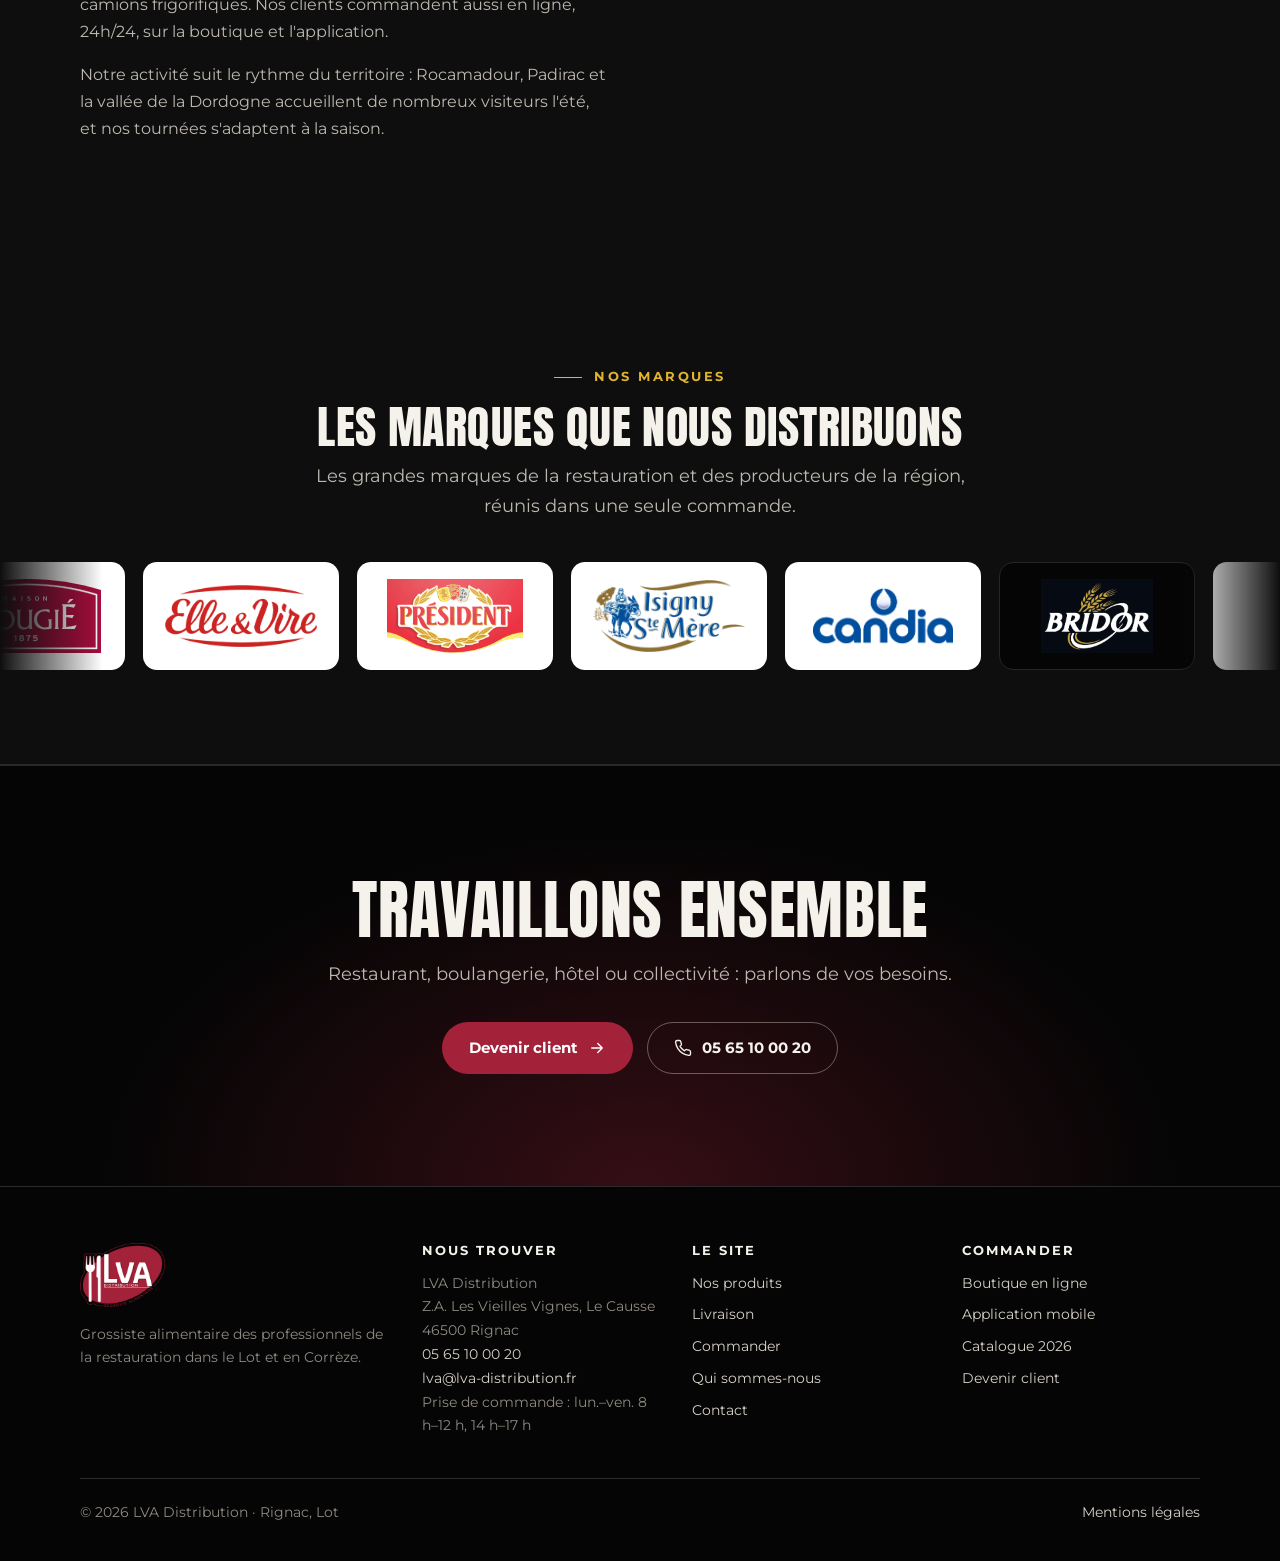
<file: docs/qui-sommes-nous/index.html>
<!doctype html>
<html lang="fr">
<head>
<meta charset="utf-8">
<meta name="viewport" content="width=device-width, initial-scale=1">
<title>Qui sommes-nous · LVA Distribution, grossiste à Rignac</title>
<meta name="description" content="Grossiste alimentaire installé à Rignac, près de Gramat (Lot) : plus de 4 000 références et plus de 700 clients livrés dans le Lot et en Corrèze.">
<link rel="canonical" href="https://www.lva-distribution.fr/qui-sommes-nous/">
<meta name="robots" content="index, follow, max-image-preview:large">
<meta name="theme-color" content="#0e0e0e">
<meta name="geo.region" content="FR-46">
<meta name="geo.placename" content="Rignac">
<meta name="geo.position" content="44.808;1.693">
<meta name="ICBM" content="44.808, 1.693">
<meta property="og:type" content="website">
<meta property="og:site_name" content="LVA Distribution">
<meta property="og:locale" content="fr_FR">
<meta property="og:title" content="Qui sommes-nous · LVA Distribution, grossiste à Rignac">
<meta property="og:description" content="Grossiste alimentaire installé à Rignac, près de Gramat (Lot) : plus de 4 000 références et plus de 700 clients livrés dans le Lot et en Corrèze.">
<meta property="og:url" content="https://www.lva-distribution.fr/qui-sommes-nous/">
<meta property="og:image" content="https://www.lva-distribution.fr/assets/img/partage.jpg">
<meta property="og:image:width" content="1200">
<meta property="og:image:height" content="630">
<meta name="twitter:card" content="summary_large_image">
<link rel="icon" href="../assets/img/favicon-32.png" sizes="32x32" type="image/png">
<link rel="apple-touch-icon" href="../assets/img/apple-touch-icon.png">
<link rel="preload" href="../assets/fonts/anton-latin-400-normal.woff2" as="font" type="font/woff2" crossorigin>
<link rel="stylesheet" href="../assets/site.css?v=0bff5039">
<script>document.documentElement.classList.add('js')</script>
<script type="application/ld+json">{"@context":"https://schema.org","@graph":[{"@type":["WholesaleStore","Organization"],"@id":"https://www.lva-distribution.fr/#entreprise","name":"LVA Distribution","slogan":"Distributeur de saveurs","description":"Grossiste alimentaire pour les professionnels de la restauration et des métiers de bouche dans le Lot et en Corrèze : plus de 4 000 références en frais, surgelé et épicerie, livrées en camions frigorifiques.","url":"https://www.lva-distribution.fr/","logo":"https://www.lva-distribution.fr/assets/img/logo-lva.png","image":"https://www.lva-distribution.fr/assets/img/partage.jpg","telephone":"+33565100020","openingHoursSpecification":[{"@type":"OpeningHoursSpecification","dayOfWeek":["Monday","Tuesday","Wednesday","Thursday","Friday"],"opens":"08:00","closes":"12:00"},{"@type":"OpeningHoursSpecification","dayOfWeek":["Monday","Tuesday","Wednesday","Thursday","Friday"],"opens":"14:00","closes":"17:00"}],"address":{"@type":"PostalAddress","streetAddress":"Z.A. Les Vieilles Vignes, Le Causse","postalCode":"46500","addressLocality":"Rignac","addressRegion":"Occitanie","addressCountry":"FR"},"geo":{"@type":"GeoCoordinates","latitude":44.808,"longitude":1.693},"areaServed":[{"@type":"City","name":"Rocamadour"},{"@type":"City","name":"Gramat"},{"@type":"City","name":"Padirac"},{"@type":"City","name":"Alvignac"},{"@type":"City","name":"Lacave"},{"@type":"City","name":"Martel"},{"@type":"City","name":"Saint-Céré"},{"@type":"City","name":"Bretenoux"},{"@type":"City","name":"Biars-sur-Cère"},{"@type":"City","name":"Souillac"},{"@type":"City","name":"Figeac"},{"@type":"City","name":"Cahors"},{"@type":"City","name":"Brive-la-Gaillarde"},{"@type":"AdministrativeArea","name":"Lot"},{"@type":"AdministrativeArea","name":"Corrèze"}],"knowsAbout":["Viandes et volailles","Canard","Crèmerie et laits","Fromages","Charcuteries","Boulangerie et viennoiserie","Ingrédients boulangerie-pâtisserie","Matériel de cuisine et de pâtisserie","Plats cuisinés","Légumes et accompagnements","Desserts et glaces","Boissons","Épicerie, huiles et confitures","Emballages et hygiène"],"sameAs":["https://apps.apple.com/fr/app/lva-distribution/id6754167450","https://play.google.com/store/apps/details?id=fr.lva.ecommerce"],"potentialAction":{"@type":"OrderAction","target":"https://boutique.lva-distribution.fr/"},"email":"lva@lva-distribution.fr","vatID":"FR62801124116","taxID":"801124116"},{"@type":"WebSite","@id":"https://www.lva-distribution.fr/#site","url":"https://www.lva-distribution.fr/","name":"LVA Distribution","inLanguage":"fr-FR","publisher":{"@id":"https://www.lva-distribution.fr/#entreprise"}},{"@type":"WebPage","@id":"https://www.lva-distribution.fr/qui-sommes-nous/#page","url":"https://www.lva-distribution.fr/qui-sommes-nous/","name":"Qui sommes-nous · LVA Distribution, grossiste à Rignac","description":"Grossiste alimentaire installé à Rignac, près de Gramat (Lot) : plus de 4 000 références et plus de 700 clients livrés dans le Lot et en Corrèze.","inLanguage":"fr-FR","isPartOf":{"@id":"https://www.lva-distribution.fr/#site"},"about":{"@id":"https://www.lva-distribution.fr/#entreprise"},"dateModified":"2026-11-22"},{"@type":"BreadcrumbList","itemListElement":[{"@type":"ListItem","position":1,"name":"Accueil","item":"https://www.lva-distribution.fr/"},{"@type":"ListItem","position":2,"name":"Qui sommes-nous","item":"https://www.lva-distribution.fr/qui-sommes-nous/"}]},{"@type":"AboutPage","@id":"https://www.lva-distribution.fr/qui-sommes-nous/#a-propos","url":"https://www.lva-distribution.fr/qui-sommes-nous/","mainEntity":{"@id":"https://www.lva-distribution.fr/#entreprise"}}]}</script>
</head>
<body>
<svg width="0" height="0" style="position:absolute" aria-hidden="true">
  <symbol id="i-tel" viewBox="0 0 24 24"><path d="M22 16.9v3a2 2 0 0 1-2.2 2 19.8 19.8 0 0 1-8.6-3.1 19.5 19.5 0 0 1-6-6A19.8 19.8 0 0 1 2.1 4.2 2 2 0 0 1 4.1 2h3a2 2 0 0 1 2 1.7c.1.9.4 1.8.7 2.7a2 2 0 0 1-.5 2.1L8 9.8a16 16 0 0 0 6 6l1.3-1.3a2 2 0 0 1 2.1-.4c.9.3 1.8.6 2.7.7a2 2 0 0 1 1.7 2z"/></symbol>
  <symbol id="i-mail" viewBox="0 0 24 24"><rect x="2" y="4" width="20" height="16" rx="2"/><path d="m22 7-10 6L2 7"/></symbol>
  <symbol id="i-lieu" viewBox="0 0 24 24"><path d="M20 10c0 6-8 12-8 12s-8-6-8-12a8 8 0 0 1 16 0z"/><circle cx="12" cy="10" r="3"/></symbol>
  <symbol id="i-panier" viewBox="0 0 24 24"><circle cx="9" cy="21" r="1"/><circle cx="20" cy="21" r="1"/><path d="M1 1h4l2.7 13.4a2 2 0 0 0 2 1.6h9.7a2 2 0 0 0 2-1.6L23 6H6"/></symbol>
  <symbol id="i-fleche" viewBox="0 0 24 24"><path d="M5 12h14M13 6l6 6-6 6"/></symbol>
  <symbol id="i-livre" viewBox="0 0 24 24"><path d="M2 4h7a3 3 0 0 1 3 3v14a2 2 0 0 0-2-2H2zM22 4h-7a3 3 0 0 0-3 3v14a2 2 0 0 1 2-2h8z"/></symbol>
  <symbol id="i-camion" viewBox="0 0 24 24"><path d="M1 4h14v11H1zM15 8h4l3 3v4h-7z"/><circle cx="5.5" cy="18" r="2"/><circle cx="18.5" cy="18" r="2"/></symbol>
  <symbol id="i-menu" viewBox="0 0 24 24"><path d="M3 6h18M3 12h18M3 18h18"/></symbol>
  <symbol id="i-croix" viewBox="0 0 24 24"><path d="M18 6 6 18M6 6l12 12"/></symbol>
  <symbol id="i-resto" viewBox="0 0 24 24"><path d="M3 2v7a3 3 0 0 0 3 3v10M9 2v7a3 3 0 0 1-3 3M6 2v7M18 22V2c-2.5 1-4 3.5-4 7v4h4"/></symbol>
  <symbol id="i-hotel" viewBox="0 0 24 24"><path d="M2 20V8M22 20v-6a3 3 0 0 0-3-3H10v6M2 17h20"/><circle cx="6" cy="12" r="2"/></symbol>
  <symbol id="i-cafe" viewBox="0 0 24 24"><path d="M17 8h1a4 4 0 0 1 0 8h-1M3 8h14v9a4 4 0 0 1-4 4H7a4 4 0 0 1-4-4zM6 2v3M10 2v3M14 2v3"/></symbol>
  <symbol id="i-pain" viewBox="0 0 24 24"><path d="M5 11a4 4 0 0 1 0-8h14a4 4 0 0 1 0 8v9a1 1 0 0 1-1 1H6a1 1 0 0 1-1-1z"/><path d="M9 3v4M15 3v4"/></symbol>
  <symbol id="i-ecole" viewBox="0 0 24 24"><path d="M3 21h18M5 21V10l7-5 7 5v11M10 21v-6h4v6"/></symbol>
  <symbol id="i-toque" viewBox="0 0 24 24"><path d="M6 14a4 4 0 0 1-.6-8 5 5 0 0 1 9.2-1.6A4 4 0 1 1 18 14M6 14h12v6H6z"/></symbol>
  <symbol id="i-apple" viewBox="0 0 24 24"><path d="M16.4 12.6c0-2.4 2-3.6 2.1-3.6-1.1-1.7-2.9-1.9-3.5-1.9-1.5-.2-2.9.9-3.7.9-.8 0-1.9-.9-3.2-.8-1.6 0-3.1 1-4 2.4-1.7 3-.4 7.3 1.2 9.7.8 1.2 1.8 2.5 3 2.4 1.2 0 1.7-.8 3.2-.8s1.9.8 3.2.8c1.3 0 2.2-1.2 3-2.4.9-1.4 1.3-2.7 1.3-2.8 0 0-2.6-1-2.6-3.9zM14 5.5c.7-.8 1.1-1.9 1-3-1 0-2.1.7-2.8 1.5-.6.7-1.2 1.8-1 2.9 1 .1 2.1-.6 2.8-1.4z"/></symbol>
  <symbol id="i-play" viewBox="0 0 24 24"><path d="M4 2.6v18.8c0 .4.4.7.8.5L21 12.5c.4-.2.4-.8 0-1L4.8 2.1c-.4-.2-.8.1-.8.5z"/></symbol>
</svg>
<a class="masque" href="#contenu">Aller au contenu</a>
<header class="entete toujours" id="entete">
  <div class="contact-haut"><div class="cadre">
    <a href="tel:+33565100020"><svg class="ic"><use href="#i-tel"/></svg>05 65 10 00 20</a>
    <a href="mailto:lva@lva-distribution.fr"><svg class="ic"><use href="#i-mail"/></svg>lva@lva-distribution.fr</a>
  </div></div>
  <div class="cadre barre">
    <a class="marque" href="../" aria-label="LVA Distribution, accueil"><img src="../assets/img/logo-lva-entete.png" alt="LVA Distribution, grossiste alimentaire" width="450" height="329"></a>
    <button class="burger" type="button" aria-expanded="false" aria-controls="nav" aria-label="Ouvrir le menu"><svg class="ic"><use href="#i-menu"/></svg></button>
    <nav class="nav" id="nav" aria-label="Menu principal">
      <a href="../produits/">Nos produits</a><a href="../livraison/">Livraison</a><a href="../commander/">Commander</a><a href="../qui-sommes-nous/" aria-current="page">Qui sommes-nous</a><a href="../contact/">Contact</a>
      <div class="nav-mobile">
        <a class="btn btn-rouge" href="https://boutique.lva-distribution.fr/" rel="noopener">Espace client</a>
        <a class="btn btn-ligne" href="tel:+33565100020">05 65 10 00 20</a>
      </div>
    </nav>
    <a class="btn btn-rouge" href="https://boutique.lva-distribution.fr/" rel="noopener"><svg class="ic"><use href="#i-panier"/></svg>Espace client</a>
  </div>
</header>
<main id="contenu">

<section class="tete-page avec-photo" style="--photo:url('../assets/img/viandes.webp')"><div class="cadre">
<nav class="ariane" aria-label="Fil d'Ariane"><ol><li><a href="../">Accueil</a></li><li aria-current="page">Qui sommes-nous</li></ol></nav>
<span class="surtitre">Qui sommes-nous</span>
<h1 class="titre">Un grossiste alimentaire du Lot, au service des professionnels</h1>
<p class="chapo">LVA Distribution est un grossiste alimentaire installé à Rignac, à côté de Gramat, dans le Lot. Nous fournissons les professionnels de la restauration et des métiers de bouche du Lot et de la Corrèze.</p>
</div></section>
<section class="section">
  <div class="cadre deux-col">
    <div class="prose">
      <h2 class="titre">Notre métier</h2>
      <p>LVA Distribution achète, stocke et livre plus de 4&nbsp;000 références alimentaires et non alimentaires pour les restaurants, boulangeries, hôtels, campings, cafés, collectivités, traiteurs et commerces de bouche.</p>
      <p>Le frais est notre cœur de métier : viandes et volailles, canard, crèmerie, fromages et charcuterie représentent près de 70 % de nos ventes. Nous complétons avec les surgelés, l'épicerie, les boissons et les emballages pour que nos clients puissent tout commander au même endroit.</p>
      <h2 class="titre">Plus de 20 ans de métier</h2>
      <p>Notre histoire a commencé il y a plus de 20 ans avec G2dis. LVA Distribution a pris la suite avec les mêmes fournisseurs et la même clientèle : beaucoup de restaurateurs, boulangers et collectivités du Lot et de la Corrèze travaillent avec nous depuis le début.</p>
      <h2 class="titre">Notre façon de travailler</h2>
      <p>Une équipe de télévente qui connaît chaque client, des commerciaux sur le terrain, un entrepôt à Rignac et nos propres camions frigorifiques. Nos clients commandent aussi en ligne, 24h/24, sur la boutique et l'application.</p>
      <p>Notre activité suit le rythme du territoire : Rocamadour, Padirac et la vallée de la Dordogne accueillent de nombreux visiteurs l'été, et nos tournées s'adaptent à la saison.</p>
    </div>
    <div>
      <div class="fiche">
        <dl>
          <dt>Entreprise</dt><dd>LVA Distribution</dd>
          <dt>Activité</dt><dd>Grossiste alimentaire pour professionnels</dd>
          <dt>Entrepôt</dt><dd>Z.A. Les Vieilles Vignes, Le Causse, 46500 Rignac</dd>
          <dt>Zone</dt><dd>Lot, Brive et Corrèze</dd>
          <dt>Références</dt><dd>Plus de 4 000</dd>
          <dt>Clients</dt><dd>Plus de 700 professionnels livrés</dd>
          <dt>Commande</dt><dd>Télévente, boutique en ligne, application</dd>
          <dt>Téléphone</dt><dd><a href="tel:+33565100020">05 65 10 00 20</a></dd>
          <dt>Prise de commande</dt><dd>lun.–ven. 8 h–12 h, 14 h–17 h</dd>
          <dt>Courriel</dt><dd><a href="mailto:lva@lva-distribution.fr">lva@lva-distribution.fr</a></dd>
        </dl>
      </div>
    </div>
  </div>
</section>
<section class="marques" aria-labelledby="titre-marques">
  <div class="cadre tete"><span class="surtitre">Nos marques</span><h2 class="titre" id="titre-marques">Les marques que nous distribuons</h2>
  <p class="chapo">Les grandes marques de la restauration et des producteurs de la région, réunis dans une seule commande.</p></div>
  <div class="marques-fenetre"><div class="marques-piste"><div class="logo-marque"><img src="../assets/img/marques/rougie.svg" alt="Rougié" loading="lazy" width="192" height="96"></div><div class="logo-marque"><img src="../assets/img/marques/elle-et-vire.webp" alt="Elle &amp; Vire" loading="lazy" width="395" height="160"></div><div class="logo-marque"><img src="../assets/img/marques/president.png" alt="Président" loading="lazy" width="210" height="115"></div><div class="logo-marque"><img src="../assets/img/marques/isigny-sainte-mere.webp" alt="Isigny Sainte-Mère" loading="lazy" width="336" height="160"></div><div class="logo-marque"><img src="../assets/img/marques/candia.png" alt="Candia" loading="lazy" width="285" height="150"></div><div class="logo-marque sombre"><img src="../assets/img/marques/bridor.jpg" alt="Bridor" loading="lazy" width="1337" height="882"></div><div class="logo-marque"><img src="../assets/img/marques/vandemoortele.png" alt="Vandemoortele" loading="lazy" width="600" height="137"></div><div class="logo-marque"><img src="../assets/img/marques/debic.svg" alt="Debic" loading="lazy" width="474" height="263"></div><div class="logo-marque"><img src="../assets/img/marques/callebaut.svg" alt="Callebaut" loading="lazy" width="110" height="56"></div><div class="logo-marque"><img src="../assets/img/marques/andros.png" alt="Andros" loading="lazy" width="120" height="120"></div><div class="logo-marque"><img src="../assets/img/marques/jean-floch.webp" alt="Jean Floc&#x27;h" loading="lazy" width="225" height="160"></div><div class="logo-marque"><img src="../assets/img/marques/louis-francois.svg" alt="Louis François" loading="lazy" width="709" height="316"></div><div class="logo-marque large"><img src="../assets/img/marques/mallard-ferriere.png" alt="Mallard Ferrière" loading="lazy" width="700" height="63"></div><div class="logo-marque"><img src="../assets/img/marques/maison-cros.png" alt="Maison Cros" loading="lazy" width="198" height="87"></div><div class="logo-marque large"><img src="../assets/img/marques/garcia-de-pou.svg" alt="Garcia de Pou" loading="lazy" width="275" height="38"></div><div class="logo-marque"><img src="../assets/img/marques/glaces-de-lyon.webp" alt="Glaces de Lyon" loading="lazy" width="600" height="415"></div><div class="logo-marque"><img src="../assets/img/marques/mutti.webp" alt="Mutti" loading="lazy" width="500" height="319"></div><div class="logo-marque"><img src="../assets/img/marques/duroux.webp" alt="Fromagerie Duroux" loading="lazy" width="600" height="134"></div><div class="logo-marque"><img src="../assets/img/marques/mordesson.jpg" alt="Domaine de Mordesson" loading="lazy" width="600" height="293"></div><div class="logo-marque"><img src="../assets/img/marques/bindi.png" alt="Bindi" loading="lazy" width="600" height="255"></div><div class="logo-marque"><img src="../assets/img/marques/le-5-stagioni.svg" alt="Le 5 Stagioni" loading="lazy" width="203" height="117"></div><div class="logo-marque"><span class="mot">Destrel</span></div><div class="logo-marque"><span class="mot">Ovipac</span></div><div class="logo-marque" aria-hidden="true"><img src="../assets/img/marques/rougie.svg" alt="" loading="lazy" width="192" height="96"></div><div class="logo-marque" aria-hidden="true"><img src="../assets/img/marques/elle-et-vire.webp" alt="" loading="lazy" width="395" height="160"></div><div class="logo-marque" aria-hidden="true"><img src="../assets/img/marques/president.png" alt="" loading="lazy" width="210" height="115"></div><div class="logo-marque" aria-hidden="true"><img src="../assets/img/marques/isigny-sainte-mere.webp" alt="" loading="lazy" width="336" height="160"></div><div class="logo-marque" aria-hidden="true"><img src="../assets/img/marques/candia.png" alt="" loading="lazy" width="285" height="150"></div><div class="logo-marque sombre" aria-hidden="true"><img src="../assets/img/marques/bridor.jpg" alt="" loading="lazy" width="1337" height="882"></div><div class="logo-marque" aria-hidden="true"><img src="../assets/img/marques/vandemoortele.png" alt="" loading="lazy" width="600" height="137"></div><div class="logo-marque" aria-hidden="true"><img src="../assets/img/marques/debic.svg" alt="" loading="lazy" width="474" height="263"></div><div class="logo-marque" aria-hidden="true"><img src="../assets/img/marques/callebaut.svg" alt="" loading="lazy" width="110" height="56"></div><div class="logo-marque" aria-hidden="true"><img src="../assets/img/marques/andros.png" alt="" loading="lazy" width="120" height="120"></div><div class="logo-marque" aria-hidden="true"><img src="../assets/img/marques/jean-floch.webp" alt="" loading="lazy" width="225" height="160"></div><div class="logo-marque" aria-hidden="true"><img src="../assets/img/marques/louis-francois.svg" alt="" loading="lazy" width="709" height="316"></div><div class="logo-marque large" aria-hidden="true"><img src="../assets/img/marques/mallard-ferriere.png" alt="" loading="lazy" width="700" height="63"></div><div class="logo-marque" aria-hidden="true"><img src="../assets/img/marques/maison-cros.png" alt="" loading="lazy" width="198" height="87"></div><div class="logo-marque large" aria-hidden="true"><img src="../assets/img/marques/garcia-de-pou.svg" alt="" loading="lazy" width="275" height="38"></div><div class="logo-marque" aria-hidden="true"><img src="../assets/img/marques/glaces-de-lyon.webp" alt="" loading="lazy" width="600" height="415"></div><div class="logo-marque" aria-hidden="true"><img src="../assets/img/marques/mutti.webp" alt="" loading="lazy" width="500" height="319"></div><div class="logo-marque" aria-hidden="true"><img src="../assets/img/marques/duroux.webp" alt="" loading="lazy" width="600" height="134"></div><div class="logo-marque" aria-hidden="true"><img src="../assets/img/marques/mordesson.jpg" alt="" loading="lazy" width="600" height="293"></div><div class="logo-marque" aria-hidden="true"><img src="../assets/img/marques/bindi.png" alt="" loading="lazy" width="600" height="255"></div><div class="logo-marque" aria-hidden="true"><img src="../assets/img/marques/le-5-stagioni.svg" alt="" loading="lazy" width="203" height="117"></div><div class="logo-marque" aria-hidden="true"><span class="mot">Destrel</span></div><div class="logo-marque" aria-hidden="true"><span class="mot">Ovipac</span></div></div></div>
</section>
<section class="appel"><div class="cadre"><h2 class="titre">Travaillons ensemble</h2><p class="chapo">Restaurant, boulangerie, hôtel ou collectivité : parlons de vos besoins.</p>
<div class="actions"><a class="btn btn-rouge" href="../contact/">Devenir client <svg class="ic"><use href="#i-fleche"/></svg></a><a class="btn btn-ligne" href="tel:+33565100020"><svg class="ic"><use href="#i-tel"/></svg>05 65 10 00 20</a></div></div></section>

</main>
<footer class="pied">
  <div class="cadre">
    <div class="pied-grille">
      <div>
        <a href="../"><img src="../assets/img/logo-lva.png" alt="LVA Distribution" width="480" height="363" loading="lazy"></a>
        <p>Grossiste alimentaire des professionnels de la restauration dans le Lot et en Corrèze.</p>
      </div>
      <div>
        <h2>Nous trouver</h2>
        <address>LVA Distribution<br>Z.A. Les Vieilles Vignes, Le Causse<br>46500 Rignac<br><a href="tel:+33565100020">05 65 10 00 20</a><br><a href="mailto:lva@lva-distribution.fr">lva@lva-distribution.fr</a><br>Prise de commande : lun.–ven. 8 h–12 h, 14 h–17 h</address>
      </div>
      <div>
        <h2>Le site</h2>
        <ul><li><a href="../produits/">Nos produits</a></li><li><a href="../livraison/">Livraison</a></li><li><a href="../commander/">Commander</a></li><li><a href="../qui-sommes-nous/">Qui sommes-nous</a></li><li><a href="../contact/">Contact</a></li></ul>
      </div>
      <div>
        <h2>Commander</h2>
        <ul><li><a href="https://boutique.lva-distribution.fr/" rel="noopener">Boutique en ligne</a></li><li><a href="https://onelink.to/w3tu83" rel="noopener">Application mobile</a></li><li><a href="https://lva-catalogue.lva-distribution.workers.dev/" rel="noopener">Catalogue 2026</a></li><li><a href="../contact/">Devenir client</a></li></ul>
      </div>
    </div>
    <div class="bas">
      <span>© <span id="annee">2026</span> LVA Distribution · Rignac, Lot</span>
      <a href="../mentions-legales/">Mentions légales</a>
    </div>
  </div>
</footer>
<script src="../assets/site.js?v=0bff5039" defer></script>
</body>
</html>
</file>
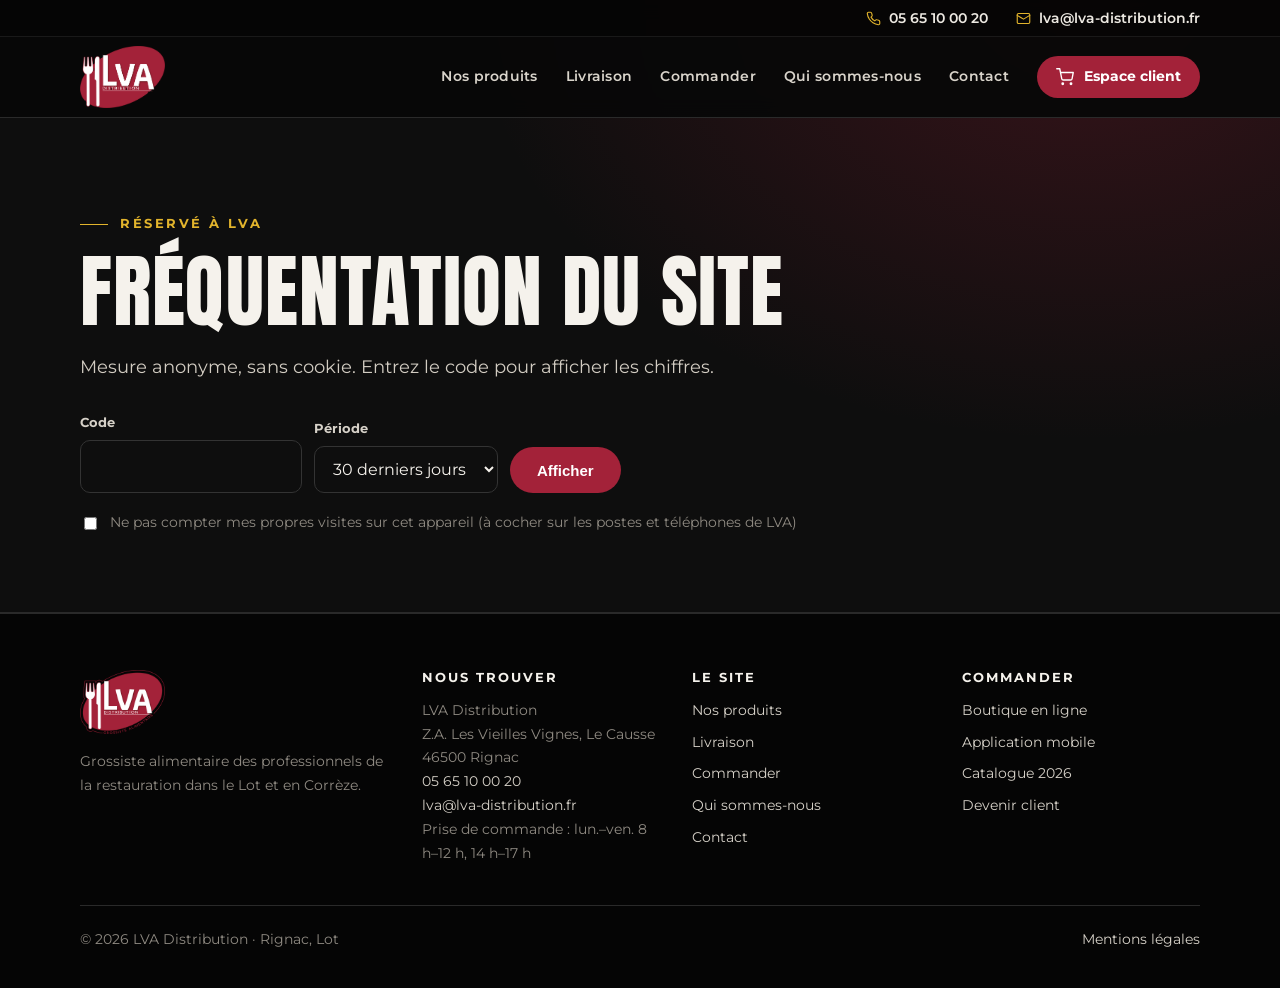
<file: docs/stats/index.html>
<!doctype html>
<html lang="fr">
<head>
<meta charset="utf-8">
<meta name="viewport" content="width=device-width, initial-scale=1">
<title>Fréquentation · LVA Distribution</title>
<meta name="description" content="Fréquentation du site, réservée à LVA.">
<link rel="canonical" href="https://www.lva-distribution.fr/stats/">
<meta name="robots" content="noindex">
<meta name="theme-color" content="#0e0e0e">
<meta name="geo.region" content="FR-46">
<meta name="geo.placename" content="Rignac">
<meta name="geo.position" content="44.808;1.693">
<meta name="ICBM" content="44.808, 1.693">
<meta property="og:type" content="website">
<meta property="og:site_name" content="LVA Distribution">
<meta property="og:locale" content="fr_FR">
<meta property="og:title" content="Fréquentation · LVA Distribution">
<meta property="og:description" content="Fréquentation du site, réservée à LVA.">
<meta property="og:url" content="https://www.lva-distribution.fr/stats/">
<meta property="og:image" content="https://www.lva-distribution.fr/assets/img/partage.jpg">
<meta property="og:image:width" content="1200">
<meta property="og:image:height" content="630">
<meta name="twitter:card" content="summary_large_image">
<link rel="icon" href="../assets/img/favicon-32.png" sizes="32x32" type="image/png">
<link rel="apple-touch-icon" href="../assets/img/apple-touch-icon.png">
<link rel="preload" href="../assets/fonts/anton-latin-400-normal.woff2" as="font" type="font/woff2" crossorigin>
<link rel="stylesheet" href="../assets/site.css?v=0bff5039">
<script>document.documentElement.classList.add('js')</script>
<script type="application/ld+json">{"@context":"https://schema.org","@graph":[{"@type":["WholesaleStore","Organization"],"@id":"https://www.lva-distribution.fr/#entreprise","name":"LVA Distribution","slogan":"Distributeur de saveurs","description":"Grossiste alimentaire pour les professionnels de la restauration et des métiers de bouche dans le Lot et en Corrèze : plus de 4 000 références en frais, surgelé et épicerie, livrées en camions frigorifiques.","url":"https://www.lva-distribution.fr/","logo":"https://www.lva-distribution.fr/assets/img/logo-lva.png","image":"https://www.lva-distribution.fr/assets/img/partage.jpg","telephone":"+33565100020","openingHoursSpecification":[{"@type":"OpeningHoursSpecification","dayOfWeek":["Monday","Tuesday","Wednesday","Thursday","Friday"],"opens":"08:00","closes":"12:00"},{"@type":"OpeningHoursSpecification","dayOfWeek":["Monday","Tuesday","Wednesday","Thursday","Friday"],"opens":"14:00","closes":"17:00"}],"address":{"@type":"PostalAddress","streetAddress":"Z.A. Les Vieilles Vignes, Le Causse","postalCode":"46500","addressLocality":"Rignac","addressRegion":"Occitanie","addressCountry":"FR"},"geo":{"@type":"GeoCoordinates","latitude":44.808,"longitude":1.693},"areaServed":[{"@type":"City","name":"Rocamadour"},{"@type":"City","name":"Gramat"},{"@type":"City","name":"Padirac"},{"@type":"City","name":"Alvignac"},{"@type":"City","name":"Lacave"},{"@type":"City","name":"Martel"},{"@type":"City","name":"Saint-Céré"},{"@type":"City","name":"Bretenoux"},{"@type":"City","name":"Biars-sur-Cère"},{"@type":"City","name":"Souillac"},{"@type":"City","name":"Figeac"},{"@type":"City","name":"Cahors"},{"@type":"City","name":"Brive-la-Gaillarde"},{"@type":"AdministrativeArea","name":"Lot"},{"@type":"AdministrativeArea","name":"Corrèze"}],"knowsAbout":["Viandes et volailles","Canard","Crèmerie et laits","Fromages","Charcuteries","Boulangerie et viennoiserie","Ingrédients boulangerie-pâtisserie","Matériel de cuisine et de pâtisserie","Plats cuisinés","Légumes et accompagnements","Desserts et glaces","Boissons","Épicerie, huiles et confitures","Emballages et hygiène"],"sameAs":["https://apps.apple.com/fr/app/lva-distribution/id6754167450","https://play.google.com/store/apps/details?id=fr.lva.ecommerce"],"potentialAction":{"@type":"OrderAction","target":"https://boutique.lva-distribution.fr/"},"email":"lva@lva-distribution.fr","vatID":"FR62801124116","taxID":"801124116"},{"@type":"WebSite","@id":"https://www.lva-distribution.fr/#site","url":"https://www.lva-distribution.fr/","name":"LVA Distribution","inLanguage":"fr-FR","publisher":{"@id":"https://www.lva-distribution.fr/#entreprise"}},{"@type":"WebPage","@id":"https://www.lva-distribution.fr/stats/#page","url":"https://www.lva-distribution.fr/stats/","name":"Fréquentation · LVA Distribution","description":"Fréquentation du site, réservée à LVA.","inLanguage":"fr-FR","isPartOf":{"@id":"https://www.lva-distribution.fr/#site"},"about":{"@id":"https://www.lva-distribution.fr/#entreprise"},"dateModified":"2026-11-22"}]}</script>
</head>
<body>
<svg width="0" height="0" style="position:absolute" aria-hidden="true">
  <symbol id="i-tel" viewBox="0 0 24 24"><path d="M22 16.9v3a2 2 0 0 1-2.2 2 19.8 19.8 0 0 1-8.6-3.1 19.5 19.5 0 0 1-6-6A19.8 19.8 0 0 1 2.1 4.2 2 2 0 0 1 4.1 2h3a2 2 0 0 1 2 1.7c.1.9.4 1.8.7 2.7a2 2 0 0 1-.5 2.1L8 9.8a16 16 0 0 0 6 6l1.3-1.3a2 2 0 0 1 2.1-.4c.9.3 1.8.6 2.7.7a2 2 0 0 1 1.7 2z"/></symbol>
  <symbol id="i-mail" viewBox="0 0 24 24"><rect x="2" y="4" width="20" height="16" rx="2"/><path d="m22 7-10 6L2 7"/></symbol>
  <symbol id="i-lieu" viewBox="0 0 24 24"><path d="M20 10c0 6-8 12-8 12s-8-6-8-12a8 8 0 0 1 16 0z"/><circle cx="12" cy="10" r="3"/></symbol>
  <symbol id="i-panier" viewBox="0 0 24 24"><circle cx="9" cy="21" r="1"/><circle cx="20" cy="21" r="1"/><path d="M1 1h4l2.7 13.4a2 2 0 0 0 2 1.6h9.7a2 2 0 0 0 2-1.6L23 6H6"/></symbol>
  <symbol id="i-fleche" viewBox="0 0 24 24"><path d="M5 12h14M13 6l6 6-6 6"/></symbol>
  <symbol id="i-livre" viewBox="0 0 24 24"><path d="M2 4h7a3 3 0 0 1 3 3v14a2 2 0 0 0-2-2H2zM22 4h-7a3 3 0 0 0-3 3v14a2 2 0 0 1 2-2h8z"/></symbol>
  <symbol id="i-camion" viewBox="0 0 24 24"><path d="M1 4h14v11H1zM15 8h4l3 3v4h-7z"/><circle cx="5.5" cy="18" r="2"/><circle cx="18.5" cy="18" r="2"/></symbol>
  <symbol id="i-menu" viewBox="0 0 24 24"><path d="M3 6h18M3 12h18M3 18h18"/></symbol>
  <symbol id="i-croix" viewBox="0 0 24 24"><path d="M18 6 6 18M6 6l12 12"/></symbol>
  <symbol id="i-resto" viewBox="0 0 24 24"><path d="M3 2v7a3 3 0 0 0 3 3v10M9 2v7a3 3 0 0 1-3 3M6 2v7M18 22V2c-2.5 1-4 3.5-4 7v4h4"/></symbol>
  <symbol id="i-hotel" viewBox="0 0 24 24"><path d="M2 20V8M22 20v-6a3 3 0 0 0-3-3H10v6M2 17h20"/><circle cx="6" cy="12" r="2"/></symbol>
  <symbol id="i-cafe" viewBox="0 0 24 24"><path d="M17 8h1a4 4 0 0 1 0 8h-1M3 8h14v9a4 4 0 0 1-4 4H7a4 4 0 0 1-4-4zM6 2v3M10 2v3M14 2v3"/></symbol>
  <symbol id="i-pain" viewBox="0 0 24 24"><path d="M5 11a4 4 0 0 1 0-8h14a4 4 0 0 1 0 8v9a1 1 0 0 1-1 1H6a1 1 0 0 1-1-1z"/><path d="M9 3v4M15 3v4"/></symbol>
  <symbol id="i-ecole" viewBox="0 0 24 24"><path d="M3 21h18M5 21V10l7-5 7 5v11M10 21v-6h4v6"/></symbol>
  <symbol id="i-toque" viewBox="0 0 24 24"><path d="M6 14a4 4 0 0 1-.6-8 5 5 0 0 1 9.2-1.6A4 4 0 1 1 18 14M6 14h12v6H6z"/></symbol>
  <symbol id="i-apple" viewBox="0 0 24 24"><path d="M16.4 12.6c0-2.4 2-3.6 2.1-3.6-1.1-1.7-2.9-1.9-3.5-1.9-1.5-.2-2.9.9-3.7.9-.8 0-1.9-.9-3.2-.8-1.6 0-3.1 1-4 2.4-1.7 3-.4 7.3 1.2 9.7.8 1.2 1.8 2.5 3 2.4 1.2 0 1.7-.8 3.2-.8s1.9.8 3.2.8c1.3 0 2.2-1.2 3-2.4.9-1.4 1.3-2.7 1.3-2.8 0 0-2.6-1-2.6-3.9zM14 5.5c.7-.8 1.1-1.9 1-3-1 0-2.1.7-2.8 1.5-.6.7-1.2 1.8-1 2.9 1 .1 2.1-.6 2.8-1.4z"/></symbol>
  <symbol id="i-play" viewBox="0 0 24 24"><path d="M4 2.6v18.8c0 .4.4.7.8.5L21 12.5c.4-.2.4-.8 0-1L4.8 2.1c-.4-.2-.8.1-.8.5z"/></symbol>
</svg>
<a class="masque" href="#contenu">Aller au contenu</a>
<header class="entete toujours" id="entete">
  <div class="contact-haut"><div class="cadre">
    <a href="tel:+33565100020"><svg class="ic"><use href="#i-tel"/></svg>05 65 10 00 20</a>
    <a href="mailto:lva@lva-distribution.fr"><svg class="ic"><use href="#i-mail"/></svg>lva@lva-distribution.fr</a>
  </div></div>
  <div class="cadre barre">
    <a class="marque" href="../" aria-label="LVA Distribution, accueil"><img src="../assets/img/logo-lva-entete.png" alt="LVA Distribution, grossiste alimentaire" width="450" height="329"></a>
    <button class="burger" type="button" aria-expanded="false" aria-controls="nav" aria-label="Ouvrir le menu"><svg class="ic"><use href="#i-menu"/></svg></button>
    <nav class="nav" id="nav" aria-label="Menu principal">
      <a href="../produits/">Nos produits</a><a href="../livraison/">Livraison</a><a href="../commander/">Commander</a><a href="../qui-sommes-nous/">Qui sommes-nous</a><a href="../contact/">Contact</a>
      <div class="nav-mobile">
        <a class="btn btn-rouge" href="https://boutique.lva-distribution.fr/" rel="noopener">Espace client</a>
        <a class="btn btn-ligne" href="tel:+33565100020">05 65 10 00 20</a>
      </div>
    </nav>
    <a class="btn btn-rouge" href="https://boutique.lva-distribution.fr/" rel="noopener"><svg class="ic"><use href="#i-panier"/></svg>Espace client</a>
  </div>
</header>
<main id="contenu">
<section class="tete-page"><div class="cadre"><span class="surtitre">Réservé à LVA</span><h1 class="titre">Fréquentation du site</h1>
<p class="chapo">Mesure anonyme, sans cookie. Entrez le code pour afficher les chiffres.</p>
<form class="stats-acces" id="stats-acces"><div class="champ"><label for="stats-code">Code</label><input id="stats-code" autocomplete="off" autocapitalize="characters"></div>
<div class="champ"><label for="stats-jours">Période</label><select id="stats-jours"><option value="7">7 derniers jours</option><option value="30" selected>30 derniers jours</option><option value="90">90 derniers jours</option><option value="365">12 derniers mois</option></select></div>
<button class="btn btn-rouge" type="submit">Afficher</button></form>
<p class="stats-etat" id="stats-etat" role="status"></p>
<label class="stats-option"><input type="checkbox" id="stats-compter"> Ne pas compter mes propres visites sur cet appareil (à cocher sur les postes et téléphones de LVA)</label>
<div id="stats-resultats"></div></div></section>
<script src="../assets/stats.js?v=0bff5039" defer></script>
</main>
<footer class="pied">
  <div class="cadre">
    <div class="pied-grille">
      <div>
        <a href="../"><img src="../assets/img/logo-lva.png" alt="LVA Distribution" width="480" height="363" loading="lazy"></a>
        <p>Grossiste alimentaire des professionnels de la restauration dans le Lot et en Corrèze.</p>
      </div>
      <div>
        <h2>Nous trouver</h2>
        <address>LVA Distribution<br>Z.A. Les Vieilles Vignes, Le Causse<br>46500 Rignac<br><a href="tel:+33565100020">05 65 10 00 20</a><br><a href="mailto:lva@lva-distribution.fr">lva@lva-distribution.fr</a><br>Prise de commande : lun.–ven. 8 h–12 h, 14 h–17 h</address>
      </div>
      <div>
        <h2>Le site</h2>
        <ul><li><a href="../produits/">Nos produits</a></li><li><a href="../livraison/">Livraison</a></li><li><a href="../commander/">Commander</a></li><li><a href="../qui-sommes-nous/">Qui sommes-nous</a></li><li><a href="../contact/">Contact</a></li></ul>
      </div>
      <div>
        <h2>Commander</h2>
        <ul><li><a href="https://boutique.lva-distribution.fr/" rel="noopener">Boutique en ligne</a></li><li><a href="https://onelink.to/w3tu83" rel="noopener">Application mobile</a></li><li><a href="https://lva-catalogue.lva-distribution.workers.dev/" rel="noopener">Catalogue 2026</a></li><li><a href="../contact/">Devenir client</a></li></ul>
      </div>
    </div>
    <div class="bas">
      <span>© <span id="annee">2026</span> LVA Distribution · Rignac, Lot</span>
      <a href="../mentions-legales/">Mentions légales</a>
    </div>
  </div>
</footer>
<script src="../assets/site.js?v=0bff5039" defer></script>
</body>
</html>
</file>
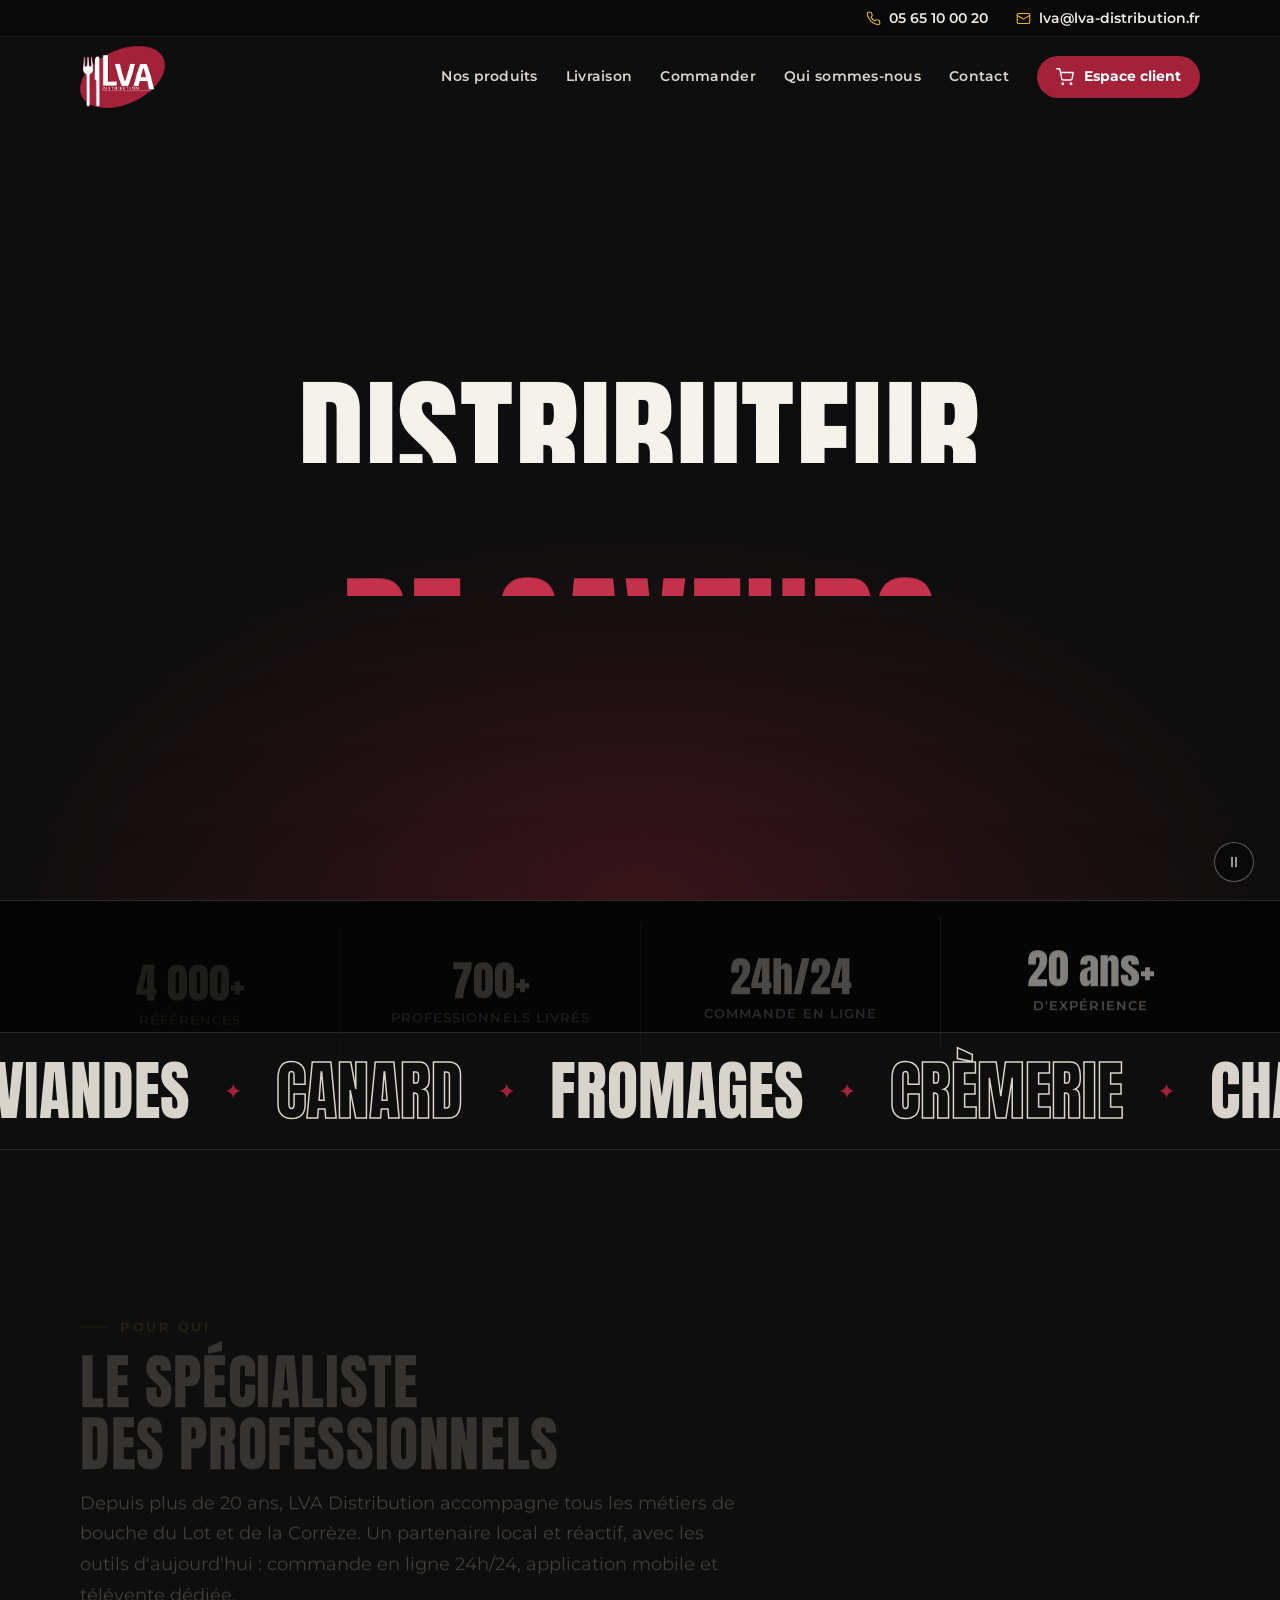
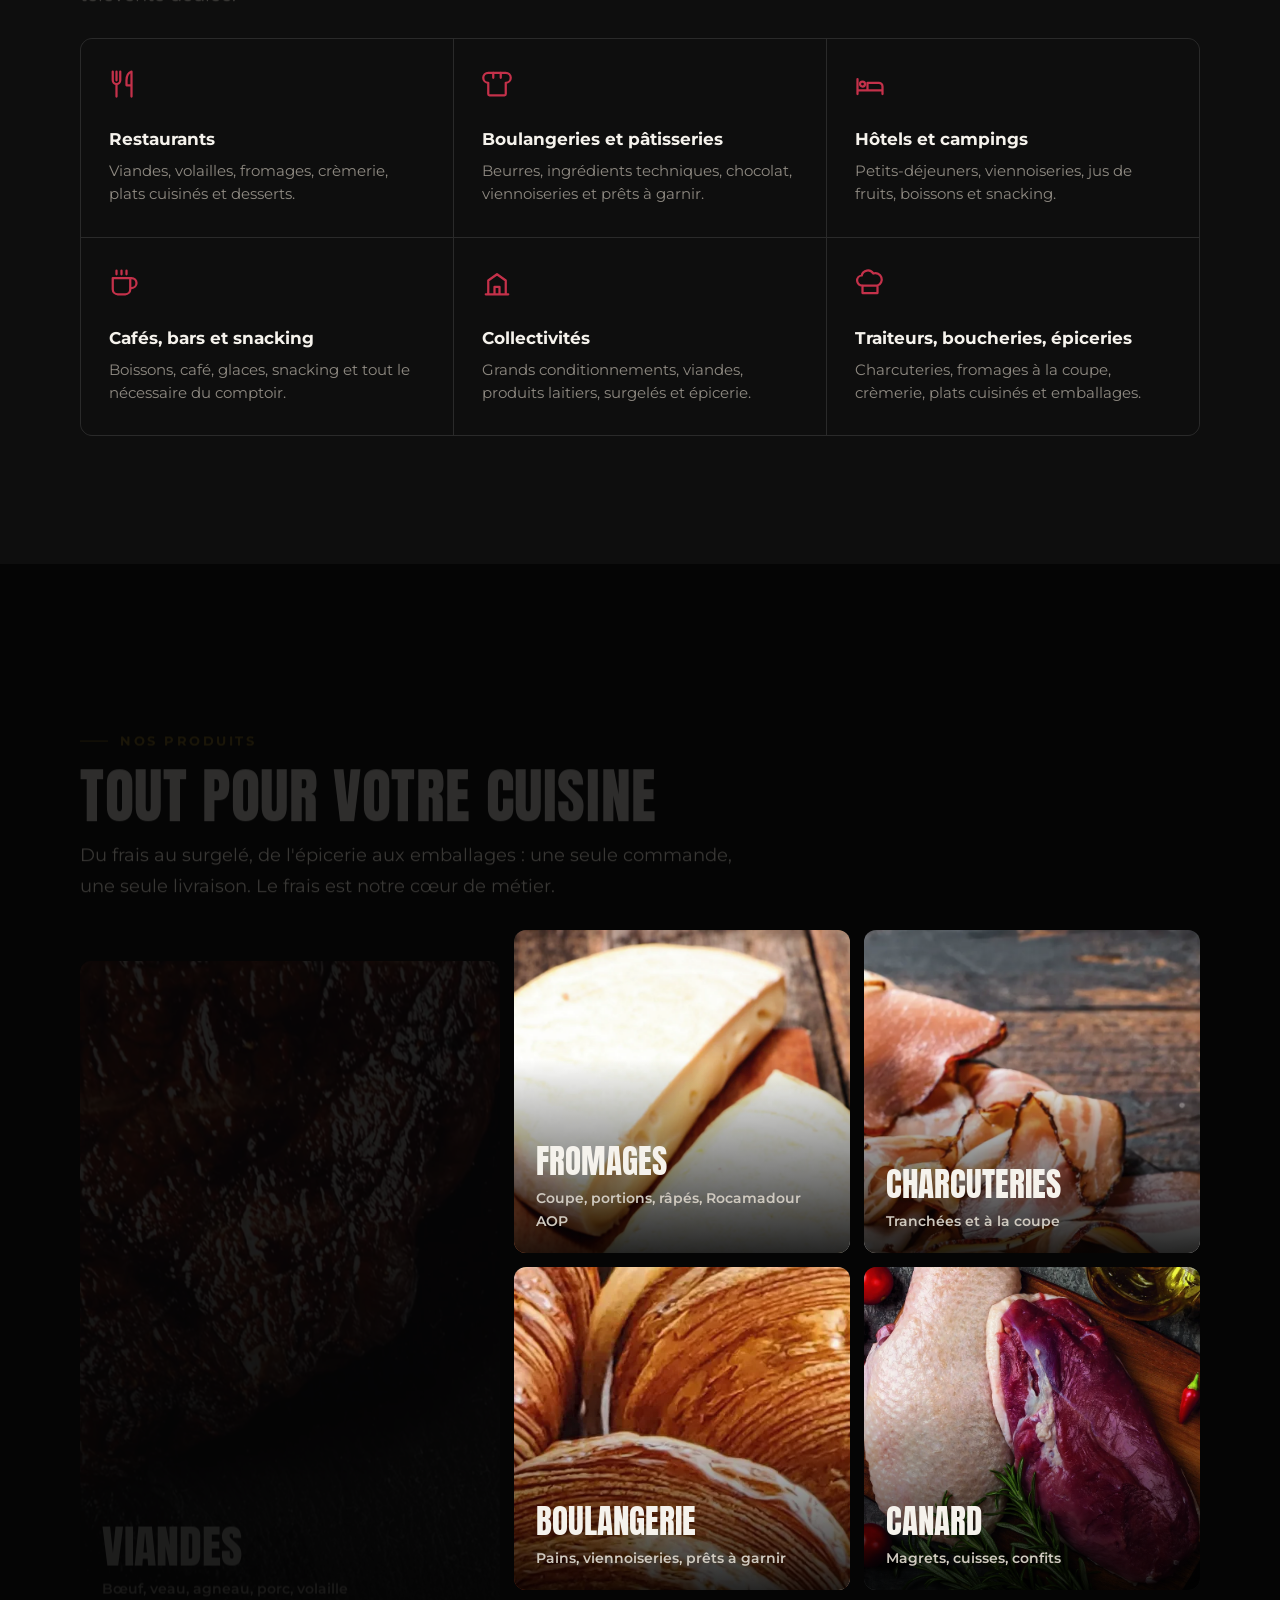
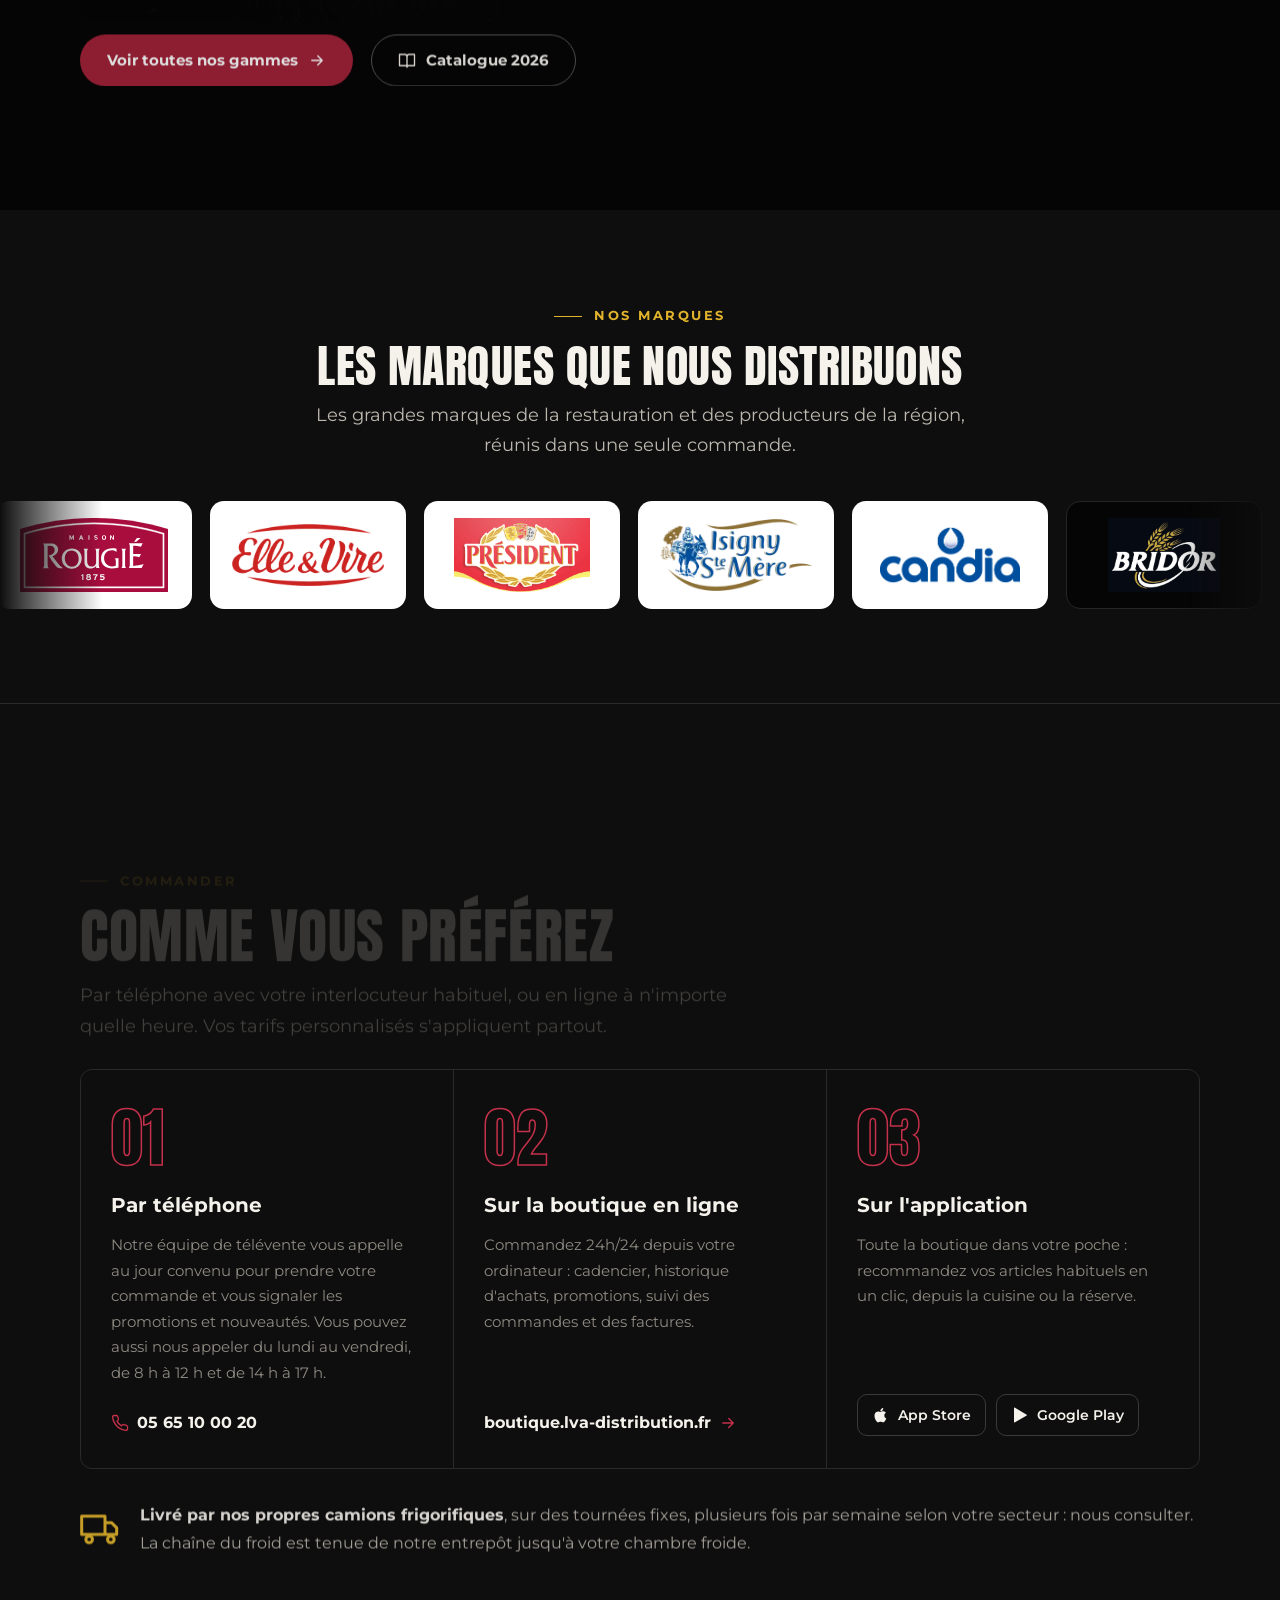
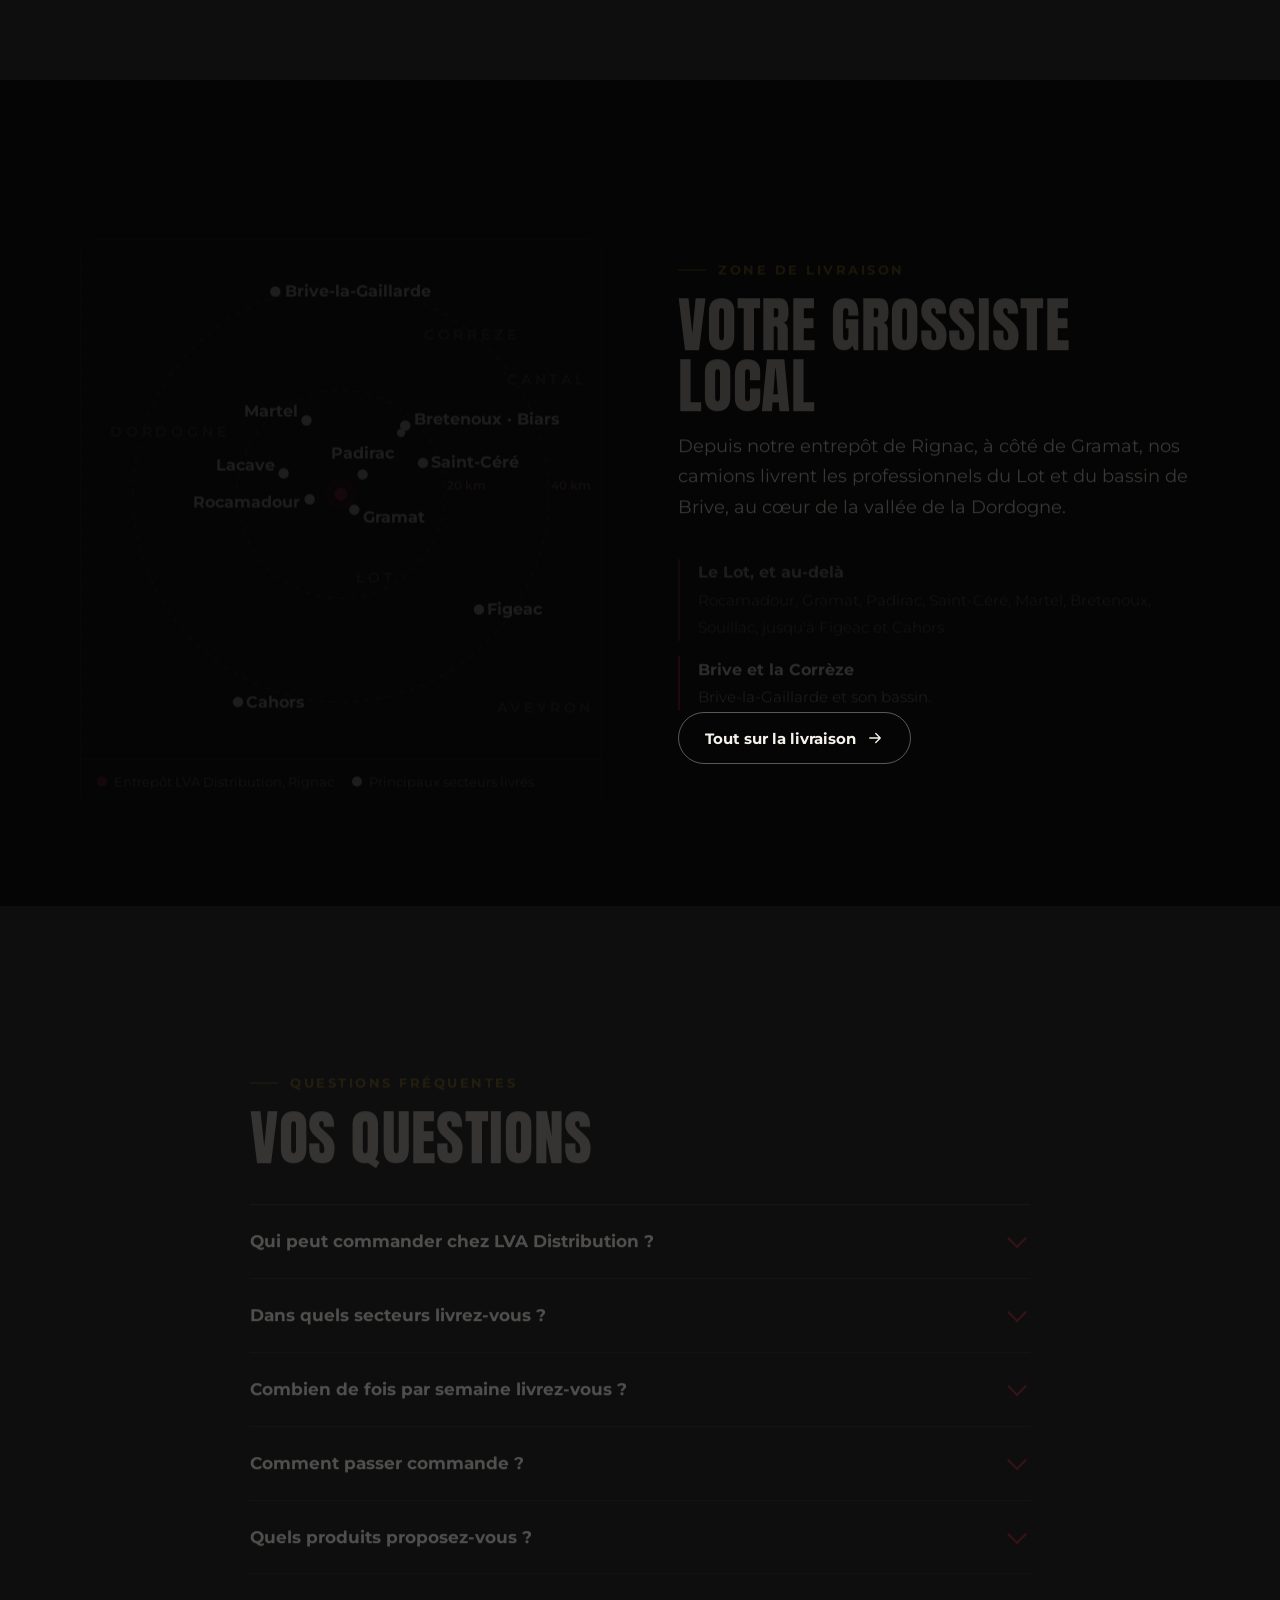
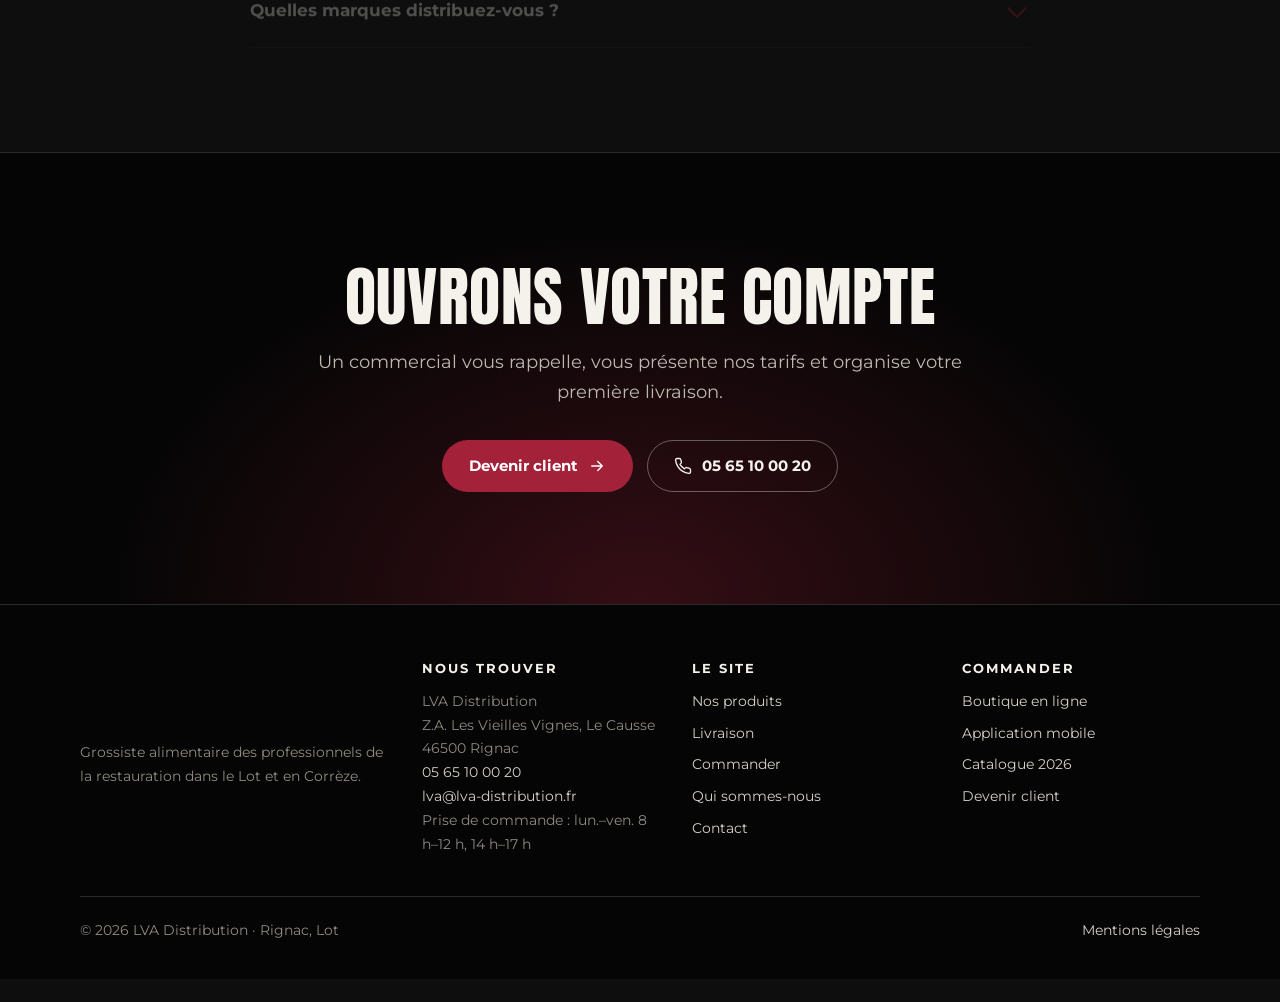
<file: docs/video/index.html>
<!doctype html><html lang="fr"><head><meta charset="utf-8"><title>LVA Distribution</title><link rel="canonical" href="https://www.lva-distribution.fr/"><meta name="robots" content="noindex"><meta http-equiv="refresh" content="0; url=../"></head><body><a href="../">Accueil LVA Distribution</a></body></html>
</file>
<file: docs/assets/site.css>
@font-face { font-family: Anton; src: url(fonts/anton-latin-400-normal.woff2) format("woff2"); font-display: swap; }
@font-face { font-family: Montserrat; font-weight: 400; src: url(fonts/montserrat-latin-400-normal.woff2) format("woff2"); font-display: swap; }
@font-face { font-family: Montserrat; font-weight: 600; src: url(fonts/montserrat-latin-600-normal.woff2) format("woff2"); font-display: swap; }
@font-face { font-family: Montserrat; font-weight: 700; src: url(fonts/montserrat-latin-700-normal.woff2) format("woff2"); font-display: swap; }

:root {
  --noir: #0e0e0e;
  --noir-pur: #050505;
  --carte: #161616;
  --carte-2: #1d1d1d;
  --trait: #2a2a2a;
  --blanc: #f5f2ec;
  --texte: #bdb8af;
  --doux: #8f8a82;
  --rouge: #a32239;
  --rouge-fonce: #861b2e;
  --rouge-texte: #c4314a;   /* rouge pour le texte et les icônes sur fond noir (contraste suffisant) */
  --or: #e2b42c;
  --large: 1200px;
  --gouttiere: clamp(16px, 4vw, 40px);
  --rayon: 12px;
  --spot: rgba(163,34,57,.22);
}

* { box-sizing: border-box; }
html { -webkit-text-size-adjust: 100%; scroll-behavior: smooth; scroll-padding-top: 120px; background: var(--noir); }
body { margin: 0; background: var(--noir); color: var(--texte); font: 400 16px/1.7 Montserrat, "Segoe UI", system-ui, sans-serif; overflow-x: hidden; }
img { max-width: 100%; height: auto; display: block; }
a { color: inherit; }
h1, h2, h3 { margin: 0; font-weight: 400; color: var(--blanc); }
p { margin: 0; }
p + p { margin-top: 1em; }
strong, b { color: var(--blanc); font-weight: 700; }
::selection { background: var(--rouge); color: #fff; }
:focus-visible { outline: 2px solid var(--or); outline-offset: 3px; border-radius: 4px; }
.masque { position: absolute; width: 1px; height: 1px; overflow: hidden; clip-path: inset(50%); white-space: nowrap; }
.cadre { width: 100%; max-width: var(--large); margin: 0 auto; padding: 0 var(--gouttiere); }
.etroit { max-width: 860px; }
.titre { font-family: Anton, Impact, sans-serif; text-transform: uppercase; letter-spacing: .01em; line-height: 1.02; }
.surtitre { display: inline-flex; align-items: center; gap: 12px; font-weight: 700; font-size: 12.5px; letter-spacing: .2em; text-transform: uppercase; color: var(--or); margin-bottom: 16px; }
.surtitre::before { content: ""; width: 28px; height: 1px; background: currentColor; }
.section { padding: clamp(52px, 10vw, 128px) 0; }
.section-fonce { background: var(--noir-pur); }
.section h2 { font-size: clamp(36px, 5.4vw, 60px); margin-bottom: 18px; }
.chapo { font-size: clamp(16px, 1.6vw, 18px); max-width: 660px; }
svg.ic { fill: none; stroke: currentColor; stroke-width: 1.8; stroke-linecap: round; stroke-linejoin: round; }

/* Boutons */
.btn { display: inline-flex; align-items: center; justify-content: center; gap: 10px; min-height: 52px; padding: 0 26px; border-radius: 999px; border: 1.5px solid transparent; font-weight: 700; font-size: 15px; text-decoration: none; cursor: pointer; transition: background .2s, color .2s, border-color .2s; }
.btn svg { width: 18px; height: 18px; flex: none; transition: transform .25s; }
.btn:hover svg { transform: translateX(4px); }
.btn-rouge { background: var(--rouge); color: #fff; }
.btn-rouge:hover { background: var(--rouge-fonce); }
.btn-ligne { border-color: rgba(245,242,236,.35); color: var(--blanc); }
.btn-ligne:hover { border-color: var(--blanc); background: rgba(255,255,255,.06); }
.actions { display: flex; gap: 14px; flex-wrap: wrap; }

/* En-tête */
.entete { position: fixed; top: 0; left: 0; right: 0; z-index: 50; color: var(--blanc); transition: background .3s, border-color .3s; border-bottom: 1px solid transparent; }
.entete.plein, .entete.toujours { background: rgba(8,8,8,.94); backdrop-filter: blur(10px); -webkit-backdrop-filter: blur(10px); border-bottom-color: var(--trait); }
.contact-haut { border-bottom: 1px solid rgba(255,255,255,.08); font-size: 13.5px; background: rgba(0,0,0,.35); }
.contact-haut .cadre { display: flex; height: 36px; gap: 28px; align-items: center; justify-content: flex-end; }
.contact-haut a { display: inline-flex; align-items: center; gap: 8px; text-decoration: none; font-weight: 600; color: #ece8e1; white-space: nowrap; }
.contact-haut a:hover { color: var(--or); }
.contact-haut svg { width: 15px; height: 15px; color: var(--or); }
.barre { display: flex; align-items: center; gap: 28px; height: 80px; }
.marque { display: flex; align-items: center; flex: none; }
.marque img { height: 62px; width: auto; }
.nav { display: flex; gap: 28px; margin-left: auto; }
.nav a { text-decoration: none; font-weight: 600; font-size: 14px; letter-spacing: .02em; color: #d9d4cb; padding: 6px 0; position: relative; }
.nav a::after { content: ""; position: absolute; left: 0; right: 0; bottom: 0; height: 1.5px; background: var(--rouge); transform: scaleX(0); transition: transform .25s; }
.nav a:hover, .nav a[aria-current="page"] { color: #fff; }
.nav a:hover::after, .nav a[aria-current="page"]::after { transform: scaleX(1); }
.barre > .btn { min-height: 42px; padding: 0 18px; font-size: 14px; }
.burger { display: none; margin-left: auto; width: 46px; height: 46px; border: 0; background: none; color: #fff; cursor: pointer; border-radius: 10px; }
.burger svg { width: 26px; height: 26px; margin: auto; }
.nav-mobile { display: none; gap: 12px; flex-wrap: wrap; padding-top: 18px; }
@media (max-width: 1040px) {
  .nav, .barre > .btn { display: none; }
  .burger { display: grid; }
  .entete.ouvert { background: var(--noir-pur); }
  .entete.ouvert .nav { display: flex; flex-direction: column; gap: 0; position: absolute; top: 100%; left: 0; right: 0; background: var(--noir-pur); padding: 8px var(--gouttiere) 26px; border-bottom: 1px solid var(--trait); }
  .entete.ouvert .nav a { padding: 15px 0; font-size: 17px; border-bottom: 1px solid var(--trait); }
  .entete.ouvert .nav a::after { display: none; }
  .entete.ouvert .nav .nav-mobile { display: flex; }
  .entete .nav-mobile a.btn { border-bottom: 1.5px solid transparent; padding: 0 22px; font-size: 15px; }
  .entete .nav-mobile a.btn-ligne { border-color: rgba(245,242,236,.35); }
}
@media (max-width: 600px) { .contact-haut .cadre { justify-content: center; gap: 18px; } .contact-haut { font-size: 12.5px; } }

/* Accueil */
.une { position: relative; background: var(--noir); overflow: hidden; isolation: isolate; }
.une-photo { position: relative; max-width: 1600px; margin: 0 auto; z-index: -1; will-change: transform;
  -webkit-mask-image: linear-gradient(180deg, #000 55%, transparent 100%), linear-gradient(90deg, transparent 0, #000 12%, #000 88%, transparent 100%);
  -webkit-mask-composite: source-in; mask-image: linear-gradient(180deg, #000 55%, transparent 100%), linear-gradient(90deg, transparent 0, #000 12%, #000 88%, transparent 100%); mask-composite: intersect; }
.une-photo img { width: 100%; height: clamp(420px, 62vw, 820px); object-fit: cover; object-position: 50% 30%; }
.une-texte { margin-top: clamp(-260px, -16vw, -120px); text-align: center; padding-bottom: clamp(56px, 7vw, 88px); }
.une h1 { font-size: clamp(54px, 10.5vw, 136px); line-height: .95; }
.une h1 .ligne { display: block; overflow: hidden; padding-bottom: .04em; }
.une h1 .ligne > span { display: inline-block; }
.une h1 .rouge { color: var(--rouge-texte); }
.une h1 .h1-lieu { display: flex; font-family: Montserrat, sans-serif; line-height: 1.4; margin-bottom: 16px; }
.une .accroche { font-size: clamp(17px, 1.9vw, 20px); color: #cfc9bf; margin: 26px auto 36px; max-width: 640px; }
.une .actions { justify-content: center; }
.une .surtitre { justify-content: center; }
.une .surtitre::after { content: ""; width: 28px; height: 1px; background: currentColor; }
@media (max-width: 600px) {
  .une-photo img { height: 400px; object-position: 50% 45%; }
  .une-texte { margin-top: -96px; }
  .une .surtitre { font-size: 11.5px; letter-spacing: .16em; }
  .une .surtitre::before, .une .surtitre::after { display: none; }
}

/* Accueil, variante vidéo : la vidéo reste fixe à l'écran, le texte puis la page passent devant ;
   --p (0 → 1, posé par site.js au défilement) l'assombrit puis l'efface */
.une-video { min-height: 100svh; display: flex; align-items: flex-end; }
.une-film { position: fixed; top: 0; left: 0; right: 0; height: 100vh; height: 100svh; z-index: -2; overflow: hidden;
  opacity: calc(1 - var(--p, 0)); }
.une-film video { width: 100%; height: 100%; object-fit: cover; display: block; }
.une-film::after { content: ""; position: absolute; inset: 0; background: var(--noir); opacity: calc(var(--p, 0) * .85); pointer-events: none; }
.une-video::before { content: ""; position: absolute; inset: 0; z-index: -1; pointer-events: none;
  background: radial-gradient(70% 60% at 50% 100%, rgba(163,34,57,.28), transparent 70%), linear-gradient(180deg, rgba(14,14,14,.55) 0%, rgba(14,14,14,.25) 35%, rgba(14,14,14,.75) 72%, var(--noir) 100%); }
.une-video .une-texte { margin-top: 0; padding-top: 180px; }
.js .une-film video { animation: recul 2.4s cubic-bezier(.2,.75,.15,1) both; }
/* Sur téléphone : la vidéo entière en 16:9, fixée sous l'en-tête ; le texte monte par-dessus */
@media (max-width: 760px) {
  .une-video { display: block; min-height: 0; padding-top: calc(116px + 56.25vw - 18px); }
  .une-video::before { display: none; }
  .une-film { top: 116px; height: auto; aspect-ratio: 16 / 9;
    -webkit-mask-image: linear-gradient(180deg, #000 72%, transparent); mask-image: linear-gradient(180deg, #000 72%, transparent); }
  .une-video .une-texte { position: relative; padding-top: 0;
    background: radial-gradient(90% 60% at 50% 100%, rgba(163,34,57,.22), transparent 70%); }
}

/* Haut des pages intérieures */
.tete-page { position: relative; padding: calc(116px + clamp(48px, 7vw, 96px)) 0 clamp(48px, 6vw, 80px); background: radial-gradient(80% 120% at 85% 0%, rgba(163,34,57,.28), transparent 60%), var(--noir); border-bottom: 1px solid var(--trait); overflow: hidden; }
.tete-page.avec-photo::after { content: ""; position: absolute; inset: 0 0 0 auto; width: min(46vw, 640px); background: var(--photo) center / cover no-repeat; -webkit-mask-image: linear-gradient(90deg, transparent, #000 60%); mask-image: linear-gradient(90deg, transparent, #000 60%); opacity: .55; z-index: 0; }
.tete-page .cadre { position: relative; z-index: 1; }
.tete-page h1 { font-size: clamp(40px, 6.5vw, 80px); margin-bottom: 20px; max-width: 900px; }
.tete-page .chapo { color: #d2ccc2; max-width: 720px; }
.ariane { font-size: 13px; color: var(--doux); margin-bottom: 22px; }
.ariane ol { list-style: none; display: flex; flex-wrap: wrap; gap: 8px; margin: 0; padding: 0; }
.ariane li + li::before { content: "/"; margin-right: 8px; color: #555; }
.ariane a { text-decoration: none; color: #cfc9bf; }
.ariane a:hover { color: var(--or); }

/* Chiffres */
.atouts { border-top: 1px solid var(--trait); border-bottom: 1px solid var(--trait); background: var(--noir-pur); }
.atouts ul { list-style: none; margin: 0 auto; padding: 0; display: grid; grid-template-columns: repeat(4, 1fr); }
.atouts li { padding: 30px 18px; text-align: center; border-left: 1px solid var(--trait); }
.atouts li:first-child { border-left: 0; }
.atouts strong { display: block; font-family: Anton, Impact, sans-serif; font-weight: 400; font-size: clamp(30px, 3.4vw, 42px); line-height: 1.05; color: var(--blanc); font-variant-numeric: tabular-nums; }
.atouts span { font-size: 13px; font-weight: 600; letter-spacing: .08em; text-transform: uppercase; color: var(--doux); }
@media (max-width: 760px) { .atouts ul { grid-template-columns: 1fr 1fr; } .atouts li:nth-child(3) { border-left: 0; } .atouts li:nth-child(n+3) { border-top: 1px solid var(--trait); } }

/* Bandes qui défilent */
.defile { overflow: hidden; padding: 26px 0; border-bottom: 1px solid var(--trait); background: var(--noir); }
.defile-piste { display: flex; width: max-content; align-items: center; gap: 34px; animation: defile 45s linear infinite; }
.defile:hover .defile-piste { animation-play-state: paused; }
.defile span { font-family: Anton, Impact, sans-serif; text-transform: uppercase; font-size: clamp(36px, 5vw, 64px); line-height: 1; color: #d9d4cb; white-space: nowrap; }
.defile span.creux { color: transparent; -webkit-text-stroke: 1.5px #d9d4cb; }
.defile i { font-style: normal; color: var(--rouge); font-size: 22px; }
.defile-piste > :last-child { margin-right: 34px; }
@keyframes defile { to { transform: translateX(-50%); } }
.marques { padding: clamp(56px, 7vw, 88px) 0; border-bottom: 1px solid var(--trait); background: var(--noir); }
.marques .tete { text-align: center; margin-bottom: 34px; }
.marques h2 { font-size: clamp(30px, 4vw, 46px); }
.marques .chapo { margin: 10px auto 0; }
.marques-piste { display: flex; width: max-content; gap: 18px; animation: defile 50s linear infinite; padding: 6px 0; }
.marques-fenetre { overflow: hidden; -webkit-mask-image: linear-gradient(90deg, transparent, #000 8%, #000 92%, transparent); mask-image: linear-gradient(90deg, transparent, #000 8%, #000 92%, transparent); }
.marques-fenetre:hover .marques-piste { animation-play-state: paused; }
.logo-marque { flex: none; width: 196px; height: 108px; border-radius: 14px; background: #fff; display: grid; place-items: center; padding: 16px 22px; transition: transform .3s; }
.logo-marque:hover { transform: translateY(-4px); }
.logo-marque img { max-width: 100%; max-height: 74px; width: auto; height: auto; object-fit: contain; }
.logo-marque .mot { font-family: Anton, Impact, sans-serif; text-transform: uppercase; font-size: 21px; color: #1b1b1b; letter-spacing: .02em; line-height: 1; text-align: center; }
.logo-marque.sombre { background: #050505; border: 1px solid #262626; }
.logo-marque.large { width: 340px; }

/* Pour qui */
.publics { display: grid; grid-template-columns: repeat(3, 1fr); gap: 1px; margin-top: 52px; background: var(--trait); border: 1px solid var(--trait); border-radius: var(--rayon); overflow: hidden; }
.public { position: relative; background: var(--noir); padding: 30px 28px; }
.public svg { width: 30px; height: 30px; color: var(--rouge-texte); margin-bottom: 18px; }
.public h3 { font-weight: 700; font-size: 17px; margin-bottom: 6px; }
.public p { font-size: 14.5px; line-height: 1.6; color: var(--doux); }
@media (max-width: 980px) { .publics { grid-template-columns: 1fr 1fr; } }
/* Téléphone : deux colonnes compactes, les six métiers tiennent sur un écran */
@media (max-width: 600px) {
  .publics { grid-template-columns: 1fr 1fr; margin-top: 28px; }
  .public { padding: 14px 12px; display: flex; align-items: center; gap: 10px; }
  .public svg { width: 22px; height: 22px; margin: 0; flex: none; }
  .public h3 { font-size: 14px; line-height: 1.25; margin: 0; }
  /* La phrase reste dans la page (Google la lit, elle est reprise sur la page Produits), elle est seulement masquée sur petit écran */
  .public p { display: none; }
}
.public, .canal { transition: background .25s; }
.public::before, .canal::before { content: ""; position: absolute; inset: 0; pointer-events: none; opacity: 0; transition: opacity .3s; background: radial-gradient(360px circle at var(--mx, 50%) var(--my, 50%), var(--spot), transparent 65%); }
.public:hover::before, .canal:hover::before { opacity: 1; }
.public > *, .canal > * { position: relative; }

/* Produits */
.mosaique { display: grid; grid-template-columns: 1.25fr 1fr 1fr; grid-template-rows: 1fr 1fr; gap: 14px; margin-top: 52px; height: clamp(520px, 56vw, 660px); }
.tuile { position: relative; overflow: hidden; border-radius: var(--rayon); background: var(--carte); margin: 0; }
.tuile:first-child { grid-row: span 2; }
.tuile img { width: 100%; height: 100%; object-fit: cover; transition: transform .6s, filter .6s; filter: saturate(.92); }
.tuile:hover img { transform: scale(1.04); filter: saturate(1.05); }
.tuile::after { content: ""; position: absolute; inset: 0; background: linear-gradient(180deg, transparent 40%, rgba(0,0,0,.85)); }
.tuile figcaption { position: absolute; left: 22px; right: 22px; bottom: 20px; z-index: 1; }
.tuile b { display: block; font-family: Anton, Impact, sans-serif; font-weight: 400; text-transform: uppercase; font-size: clamp(26px, 2.6vw, 36px); line-height: 1; color: var(--blanc); }
.tuile span { display: block; color: #cfc9bf; font-size: 13.5px; margin-top: 8px; font-weight: 600; }
.tuile:first-child b { font-size: clamp(32px, 3.6vw, 52px); }
@media (max-width: 860px) { .mosaique { grid-template-columns: 1fr 1fr; grid-template-rows: auto; height: auto; } .tuile { aspect-ratio: 1 / 1; } .tuile:first-child { grid-row: auto; grid-column: 1 / -1; aspect-ratio: 16 / 10; } }
.univers-liste { list-style: none; margin: 34px 0 0; padding: 0; display: flex; flex-wrap: wrap; gap: 8px 10px; }
.univers-liste li { border: 1px solid var(--trait); border-radius: 999px; padding: 7px 15px; font-size: 14px; font-weight: 600; color: #d6d1c8; }
.pied-section { margin-top: 40px; display: flex; gap: 18px; flex-wrap: wrap; align-items: center; }
.pied-section p { color: var(--doux); font-size: 14.5px; }

/* Page produits : une carte par gamme */
.gammes { display: grid; grid-template-columns: repeat(2, 1fr); gap: 18px; margin-top: 48px; align-items: start; }
.gamme { background: var(--carte); border: 1px solid var(--trait); border-radius: var(--rayon); overflow: hidden; display: flex; flex-direction: column; }
.gamme .visuel { aspect-ratio: 3 / 2; overflow: hidden; background: var(--carte-2); }
.gamme .visuel img { width: 100%; height: 100%; object-fit: cover; transition: transform .6s; }
.gamme:hover .visuel img { transform: scale(1.04); }
.gamme .corps { padding: 24px 26px 26px; }
.gamme h2, .gamme h3 { font-family: Anton, Impact, sans-serif; text-transform: uppercase; font-size: 30px; line-height: 1.05; margin-bottom: 10px; }
.gamme p { font-size: 15px; }
.gamme ul { list-style: none; margin: 16px 0 0; padding: 0; display: flex; flex-wrap: wrap; gap: 6px 8px; }
.gamme li { font-size: 13px; font-weight: 600; color: #d6d1c8; border: 1px solid #333; border-radius: 999px; padding: 4px 12px; }
@media (max-width: 860px) { .gammes { grid-template-columns: 1fr; } }

/* Commander */
.canaux { display: grid; grid-template-columns: repeat(3, 1fr); gap: 1px; margin-top: 52px; background: var(--trait); border: 1px solid var(--trait); border-radius: var(--rayon); overflow: hidden; }
.canal { position: relative; background: var(--noir); padding: 36px 30px 32px; display: flex; flex-direction: column; }
.canal .num { font-family: Anton, Impact, sans-serif; font-size: 64px; line-height: 1; color: transparent; -webkit-text-stroke: 1.5px var(--rouge-texte); }
.canal h3 { font-weight: 700; font-size: 20px; margin: 18px 0 10px; }
.canal p { font-size: 15px; flex: 1; color: var(--doux); }
.canal .lien { margin-top: 24px; display: inline-flex; align-items: center; gap: 8px; font-weight: 700; color: var(--blanc); text-decoration: none; }
.canal .lien svg { width: 18px; height: 18px; color: var(--rouge-texte); }
.canal .lien:hover { color: var(--or); }
.stores { display: flex; gap: 10px; flex-wrap: wrap; margin-top: 24px; }
.stores a { display: inline-flex; align-items: center; gap: 8px; border: 1px solid #3a3a3a; color: var(--blanc); text-decoration: none; border-radius: 10px; padding: 9px 14px; font-size: 13.5px; font-weight: 600; }
.stores a:hover { border-color: var(--blanc); }
.stores svg { width: 18px; height: 18px; fill: currentColor; stroke: none; }
.livraison { margin-top: 28px; display: flex; gap: 20px; align-items: center; }
.livraison svg { width: 40px; height: 40px; color: var(--or); flex: none; }
@media (max-width: 980px) { .canaux { grid-template-columns: 1fr; } }
/* Téléphone : trois lignes compactes (numéro, titre, lien) ; la description reste dans la page mais est masquée */
@media (max-width: 600px) {
  .canaux { margin-top: 28px; }
  .canal { display: grid; grid-template-columns: 46px 1fr; column-gap: 14px; align-items: center; padding: 16px 16px 18px; }
  .canal .num { grid-column: 1; grid-row: 1 / span 2; font-size: 38px; }
  .canal h3 { grid-column: 2; margin: 0; font-size: 16.5px; }
  .canal p { display: none; }
  .canal .lien, .canal .stores { grid-column: 2; margin-top: 6px; }
  .stores a { padding: 7px 11px; font-size: 13px; }
  .livraison { font-size: 14.5px; gap: 14px; }
  .livraison svg { width: 30px; height: 30px; }
}

/* Étapes */
.etapes { list-style: none; counter-reset: e; margin: 40px 0 0; padding: 0; display: grid; grid-template-columns: repeat(4, 1fr); gap: 18px; }
.etapes li { counter-increment: e; border-top: 2px solid var(--rouge); padding-top: 18px; }
.etapes li::before { content: "0" counter(e); display: block; font-family: Anton, Impact, sans-serif; font-size: 34px; color: var(--blanc); margin-bottom: 8px; }
.etapes b { display: block; margin-bottom: 4px; }
.etapes span { font-size: 14.5px; color: var(--doux); }
@media (max-width: 860px) { .etapes { grid-template-columns: 1fr 1fr; } }
@media (max-width: 520px) { .etapes { grid-template-columns: 1fr; } }

/* Zone */
.zone-grille { display: grid; grid-template-columns: 1fr 1fr; gap: clamp(32px, 6vw, 80px); align-items: center; }
.carte { border: 1px solid var(--trait); border-radius: var(--rayon); overflow: hidden; background: var(--noir); margin: 0; }
.carte svg { width: 100%; height: auto; display: block; }
.carte .anneau { fill: none; stroke: #4a2530; stroke-width: 1.5; stroke-dasharray: 5 6; }
.carte .km { font: 600 11.5px Montserrat, sans-serif; fill: #8a5a66; }
.carte .dep { font: 600 13px Montserrat, sans-serif; letter-spacing: .28em; fill: #4d4a45; }
.carte .ville circle { fill: var(--blanc); }
.carte .ville text { font: 700 15.5px Montserrat, sans-serif; fill: var(--blanc); paint-order: stroke; stroke: var(--noir); stroke-width: 5px; stroke-linejoin: round; }
.carte .entrepot { fill: var(--rouge); stroke: var(--noir); stroke-width: 3; }
.carte .halo { fill: rgba(163,34,57,.35); animation: pulse 2.4s ease-out infinite; transform-origin: 250px 245px; }
@keyframes pulse { 0% { transform: scale(.6); opacity: 1; } 100% { transform: scale(2.3); opacity: 0; } }
.carte .legende { display: flex; gap: 8px 18px; flex-wrap: wrap; padding: 12px 16px 14px; font-size: 12.5px; color: var(--doux); border-top: 1px solid var(--trait); }
.carte .legende i { display: inline-block; width: 10px; height: 10px; border-radius: 50%; margin-right: 7px; }
.zones-liste { list-style: none; margin: 30px 0 0; padding: 0; display: grid; gap: 18px; }
.zones-liste li { padding-left: 18px; border-left: 2px solid var(--rouge); }
.zones-liste b { display: block; }
.zones-liste span { font-size: 15px; color: var(--doux); }
.communes { columns: 3 180px; column-gap: 28px; list-style: none; margin: 28px 0 0; padding: 0; }
.communes li { break-inside: avoid; padding: 8px 0; border-bottom: 1px solid var(--trait); font-weight: 600; color: #d6d1c8; }
.communes small { display: block; font-weight: 400; color: var(--doux); font-size: 13px; }
@media (max-width: 860px) { .zone-grille { grid-template-columns: 1fr; } .carte { order: 2; max-width: 560px; } }

/* Texte courant */
.prose h2 { font-size: clamp(28px, 3.6vw, 40px); margin: 56px 0 16px; }
.prose h2:first-child { margin-top: 0; }
.prose h3 { font-size: 19px; font-weight: 700; margin: 30px 0 8px; }
.prose ul { padding-left: 20px; }
.prose li { margin: 6px 0; }
.prose a { color: var(--blanc); text-decoration-color: var(--rouge); text-underline-offset: 3px; }
.deux-col { display: grid; grid-template-columns: 1fr 1fr; gap: clamp(28px, 5vw, 72px); }
@media (max-width: 860px) { .deux-col { grid-template-columns: 1fr; } }
.fiche { border: 1px solid var(--trait); border-radius: var(--rayon); background: var(--carte); padding: 26px 28px; }
.fiche dl { margin: 0; display: grid; grid-template-columns: auto 1fr; gap: 10px 22px; font-size: 15px; }
.fiche dt { color: var(--doux); }
.fiche dd { margin: 0; color: var(--blanc); font-weight: 600; }

/* FAQ */
.faq { margin-top: 40px; border-top: 1px solid var(--trait); }
.faq details { border-bottom: 1px solid var(--trait); }
.faq summary { list-style: none; cursor: pointer; padding: 22px 44px 22px 0; position: relative; font-weight: 700; font-size: 17px; color: var(--blanc); }
.faq summary::-webkit-details-marker { display: none; }
.faq summary::after { content: ""; position: absolute; right: 6px; top: 50%; width: 12px; height: 12px; border-right: 2px solid var(--rouge); border-bottom: 2px solid var(--rouge); transform: translateY(-70%) rotate(45deg); transition: transform .25s; }
.faq details[open] summary::after { transform: translateY(-30%) rotate(225deg); }
.faq .reponse { padding: 0 0 22px; max-width: 820px; }

/* Bloc d'appel */
.appel { text-align: center; padding: clamp(64px, 9vw, 112px) 0; background: radial-gradient(60% 120% at 50% 100%, rgba(163,34,57,.3), transparent 70%), var(--noir-pur); border-top: 1px solid var(--trait); }
.appel h2 { font-size: clamp(36px, 5.4vw, 64px); margin-bottom: 16px; }
.appel .chapo { margin: 0 auto 32px; }
.appel .actions { justify-content: center; }

/* Contact */
.contact-grille { display: grid; grid-template-columns: 1fr 1.1fr; gap: clamp(32px, 6vw, 80px); }
.coord { list-style: none; margin: 36px 0 0; padding: 0; display: grid; gap: 24px; }
.coord li { display: flex; gap: 16px; align-items: flex-start; }
.coord svg { width: 22px; height: 22px; color: var(--or); flex: none; margin-top: 4px; }
.coord small { display: block; color: var(--doux); font-size: 12px; font-weight: 700; letter-spacing: .14em; text-transform: uppercase; }
.coord a, .coord address { font-style: normal; font-size: 19px; font-weight: 600; text-decoration: none; color: var(--blanc); }
.coord a:hover { color: var(--or); }
.formulaire { background: var(--carte); border: 1px solid var(--trait); border-radius: var(--rayon); padding: clamp(24px, 3.5vw, 40px); }
.formulaire h2 { font-family: Anton, Impact, sans-serif; text-transform: uppercase; font-size: 32px; line-height: 1.1; margin: 0 0 6px; }
.formulaire > p { color: var(--doux); font-size: 14.5px; margin-bottom: 24px; }
.champs { display: grid; grid-template-columns: 1fr 1fr; gap: 16px; }
.champ { display: flex; flex-direction: column; gap: 7px; }
.champ.large { grid-column: 1 / -1; }
.champ.piege { position: absolute; left: -9999px; width: 1px; height: 1px; overflow: hidden; }
.champ label { font-size: 13px; font-weight: 700; color: #d6d1c8; }
.champ input, .champ select, .champ textarea { font: inherit; font-size: 16px; color: var(--blanc); border: 1px solid #333; border-radius: 10px; padding: 12px 14px; background: var(--noir); width: 100%; }
.champ select { color-scheme: dark; }
.champ textarea { min-height: 110px; resize: vertical; }
.champ ::placeholder { color: #66625c; }
.champ input:focus, .champ select:focus, .champ textarea:focus { outline: none; border-color: var(--rouge); box-shadow: 0 0 0 3px rgba(163,34,57,.3); }
.formulaire .btn { margin-top: 22px; width: 100%; }
.formulaire .note { margin-top: 12px; font-size: 12.5px; color: var(--doux); text-align: center; }
@media (max-width: 860px) { .contact-grille { grid-template-columns: 1fr; } }
@media (max-width: 520px) { .champs { grid-template-columns: 1fr; } }

/* Pied */
.pied { background: var(--noir-pur); border-top: 1px solid var(--trait); color: var(--doux); font-size: 14px; padding: 56px 0 36px; }
.pied-grille { display: grid; grid-template-columns: 1.3fr 1fr 1fr 1fr; gap: 32px; }
.pied img { height: 64px; width: auto; margin-bottom: 16px; }
.pied h2 { font: 700 12.5px Montserrat, sans-serif; letter-spacing: .16em; text-transform: uppercase; color: var(--blanc); margin-bottom: 14px; }
.pied ul { list-style: none; margin: 0; padding: 0; display: grid; gap: 8px; }
.pied a { text-decoration: none; color: #d6d1c8; }
.pied a:hover { color: var(--or); }
.pied address { font-style: normal; line-height: 1.7; }
.pied .bas { margin-top: 40px; border-top: 1px solid var(--trait); padding-top: 22px; display: flex; flex-wrap: wrap; gap: 8px 24px; justify-content: space-between; }
@media (max-width: 860px) { .pied-grille { grid-template-columns: 1fr 1fr; } }
@media (max-width: 520px) { .pied-grille { grid-template-columns: 1fr; } }

/* Effets */
.progression { position: fixed; top: 0; left: 0; height: 3px; width: 100%; transform-origin: 0 50%; transform: scaleX(0); background: var(--rouge); z-index: 60; pointer-events: none; }
.js .une h1 .ligne > span { transform: translateY(105%); animation: monte 1.1s cubic-bezier(.2,.75,.15,1) forwards; animation-delay: var(--d, 0s); }
.js .une .surtitre, .js .une .accroche, .js .une .actions { opacity: 0; animation: apparait .9s ease-out forwards; }
.js .une .surtitre { animation-delay: .05s; }
.js .une .accroche { animation-delay: .65s; }
.js .une .actions { animation-delay: .85s; }
.js .une-photo img { animation: recul 2.4s cubic-bezier(.2,.75,.15,1) both; }
@keyframes monte { to { transform: none; } }
@keyframes apparait { from { opacity: 0; transform: translateY(16px); } to { opacity: 1; transform: none; } }
@keyframes recul { from { transform: scale(1.12); opacity: 0; } to { transform: none; opacity: 1; } }
.js .reveal { opacity: 0; transform: translateY(34px); transition: opacity .9s cubic-bezier(.2,.75,.15,1), transform .9s cubic-bezier(.2,.75,.15,1); transition-delay: var(--d, 0s); }
.js .reveal.vu { opacity: 1; transform: none; }
@media (prefers-reduced-motion: reduce) {
  html { scroll-behavior: auto; }
  .js .reveal, .js .une .surtitre, .js .une .accroche, .js .une .actions, .js .une-photo img, .js .une-film video { opacity: 1; transform: none; animation: none; }
  .js .une h1 .ligne > span { transform: none; animation: none; }
  .defile-piste, .marques-piste, .carte .halo { animation: none; }
}

/* Bouton pause : vidéo et bandes qui défilent (exigence d'accessibilité au-delà de 5 s de mouvement) */
.pause-anim { position: absolute; right: max(16px, 2vw); bottom: 18px; z-index: 3; width: 40px; height: 40px; border-radius: 50%;
  border: 1px solid rgba(245,242,236,.35); background: rgba(5,5,5,.5); color: var(--blanc); cursor: pointer; display: grid; place-items: center; }
.pause-anim:hover { border-color: var(--blanc); }
.pause-anim svg { width: 16px; height: 16px; }
.anim-arretees .defile-piste, .anim-arretees .marques-piste, .anim-arretees .carte .halo { animation-play-state: paused; }
@media (max-width: 760px) { .pause-anim { top: calc(116px + 56.25vw - 50px); bottom: auto; right: 12px; width: 34px; height: 34px; } }

/* Bandes qui défilent pilotées par site.js : on peut aussi les faire glisser au doigt ou à la souris */
.js .defile, .js .marques-fenetre { overflow-x: auto; overflow-y: hidden; scrollbar-width: none; cursor: grab; -webkit-overflow-scrolling: touch; overscroll-behavior-x: contain; }
.js .defile::-webkit-scrollbar, .js .marques-fenetre::-webkit-scrollbar { display: none; }
.js .defile-piste, .js .marques-piste { animation: none; }
.js .defile.saisi, .js .marques-fenetre.saisi { cursor: grabbing; }
.defile *, .marques-fenetre * { -webkit-user-select: none; user-select: none; -webkit-user-drag: none; }

/* Page /stats/ (fréquentation, réservée à LVA) */
.stats-acces { display: flex; flex-wrap: wrap; gap: 12px; align-items: flex-end; margin-top: 28px; }
.stats-acces .champ { min-width: 180px; }
.stats-acces .btn { min-height: 46px; }
.stats-etat { margin-top: 12px; color: var(--doux); font-size: 14px; }
.stats-option { display: flex; gap: 10px; align-items: center; margin-top: 18px; font-size: 14px; color: var(--doux); }
.stats-tuiles { display: grid; grid-template-columns: repeat(5, 1fr); gap: 12px; margin-top: 36px; }
.stats-tuile { background: var(--carte); border: 1px solid var(--trait); border-radius: var(--rayon); padding: 18px; }
.stats-tuile b { display: block; font-family: Anton, Impact, sans-serif; font-weight: 400; font-size: 38px; line-height: 1.05; color: var(--blanc); font-variant-numeric: tabular-nums; }
.stats-tuile span { display: block; font-size: 13.5px; font-weight: 600; color: #d6d1c8; margin-top: 4px; }
.stats-tuile small { display: block; font-size: 12px; color: var(--doux); margin-top: 4px; line-height: 1.4; }
.stats-bloc { background: var(--carte); border: 1px solid var(--trait); border-radius: var(--rayon); padding: 20px 22px; margin-top: 16px; position: relative; }
.stats-bloc h2 { font: 700 15px Montserrat, sans-serif; color: var(--blanc); margin: 0 0 14px; }
.stats-graphe { display: flex; align-items: flex-end; gap: 2px; height: 180px; border-bottom: 1px solid #3a3a3a; }
.stats-barre { flex: 1; height: 100%; display: flex; align-items: flex-end; cursor: default; outline: none; }
.stats-barre span { display: block; width: 100%; min-height: 2px; background: var(--rouge-texte); border-radius: 4px 4px 0 0; }
.stats-barre:hover span, .stats-barre:focus span { background: #e05a70; }
.stats-axe { display: flex; justify-content: space-between; font-size: 12px; color: var(--doux); margin-top: 6px; }
.stats-bulle { position: absolute; top: 46px; width: 220px; background: #000; border: 1px solid #3a3a3a; border-radius: 8px; padding: 8px 10px; font-size: 13px; color: var(--blanc); pointer-events: none; }
.stats-details { margin-top: 14px; font-size: 14px; }
.stats-details summary { cursor: pointer; color: #d6d1c8; }
.stats-grille { display: grid; grid-template-columns: 1fr 1fr; gap: 0 16px; }
.stats-table { width: 100%; border-collapse: collapse; font-size: 14px; }
.stats-table th { text-align: left; color: var(--doux); font-weight: 600; padding: 6px 0; border-bottom: 1px solid var(--trait); }
.stats-table th:last-child, .stats-table td:last-child { text-align: right; font-variant-numeric: tabular-nums; }
.stats-table td { padding: 7px 0; border-bottom: 1px solid #222; color: #e6e1d8; position: relative; }
.stats-jauge { position: absolute; left: 0; bottom: 0; height: 2px; width: var(--l); background: var(--rouge-texte); opacity: .7; }
.stats-vide { color: var(--doux); font-size: 14px; }
@media (max-width: 860px) { .stats-tuiles { grid-template-columns: 1fr 1fr; } .stats-grille { grid-template-columns: 1fr; } }
</file>
